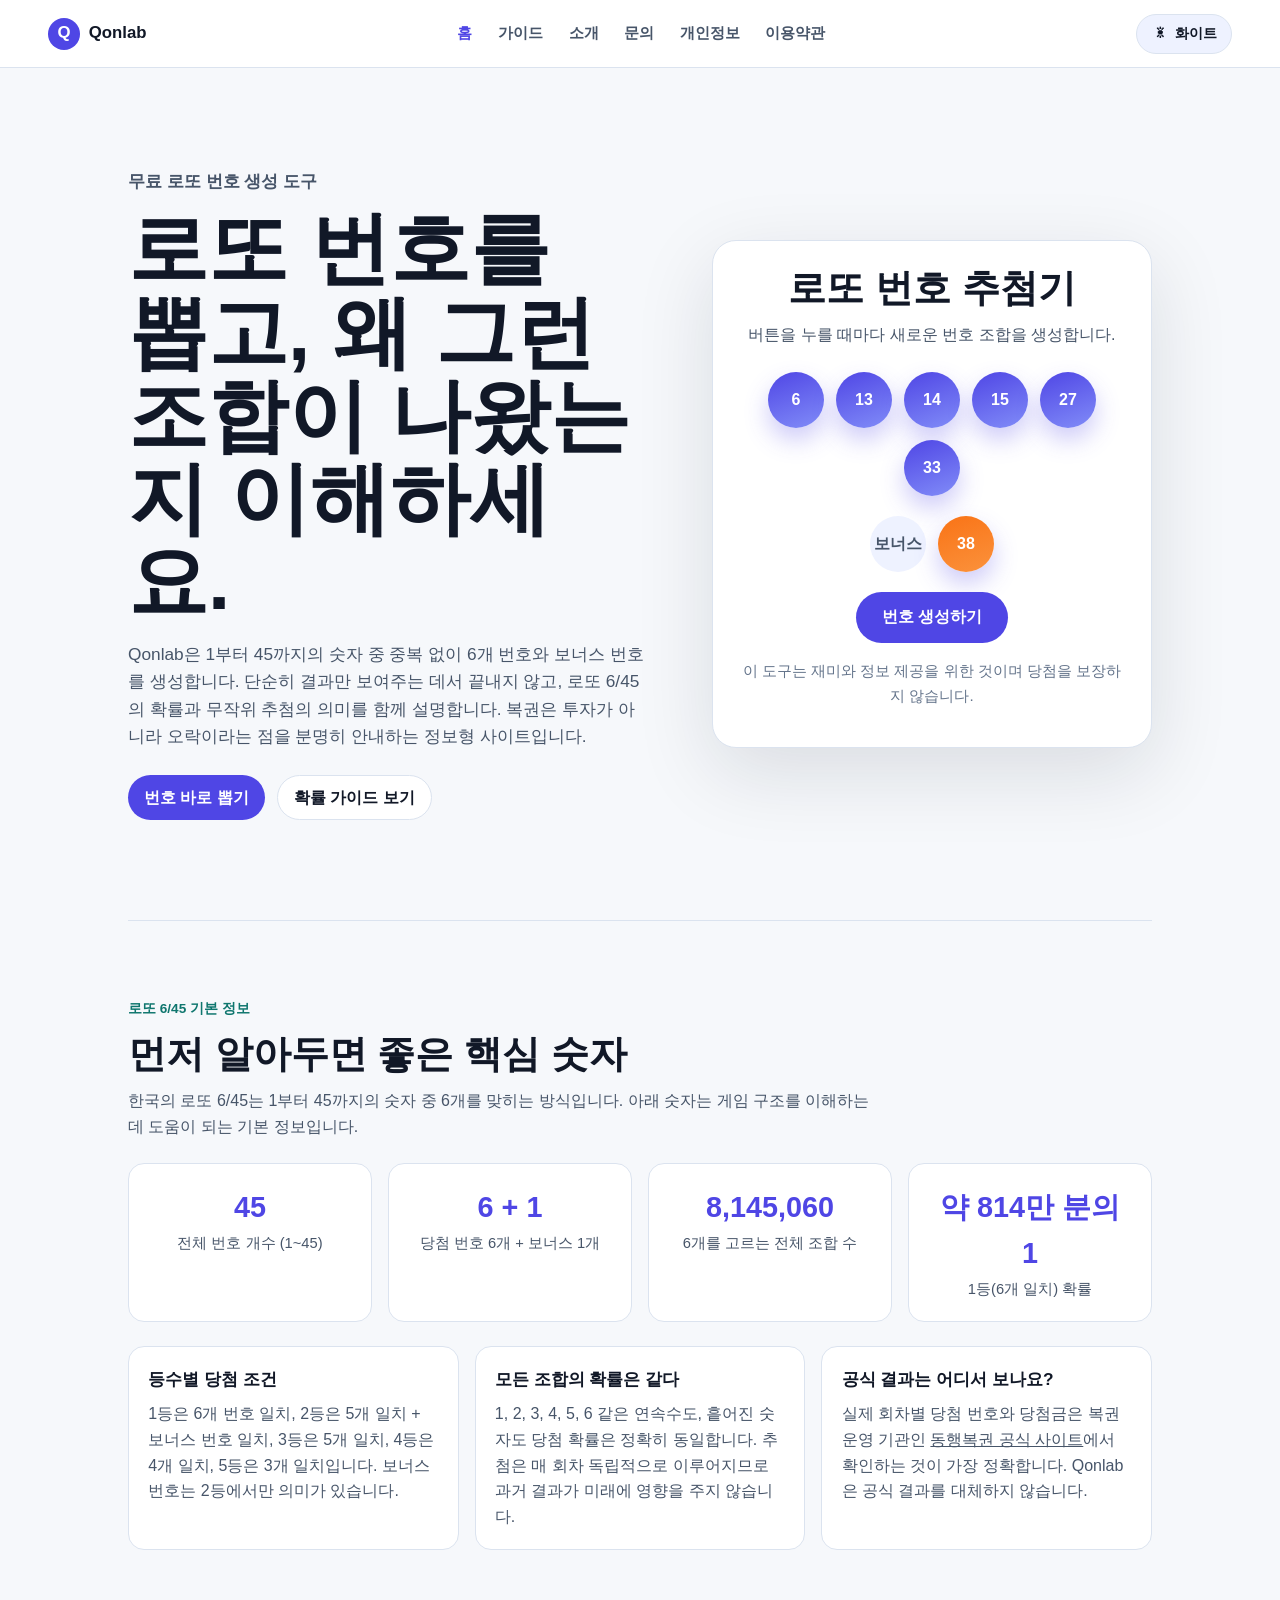
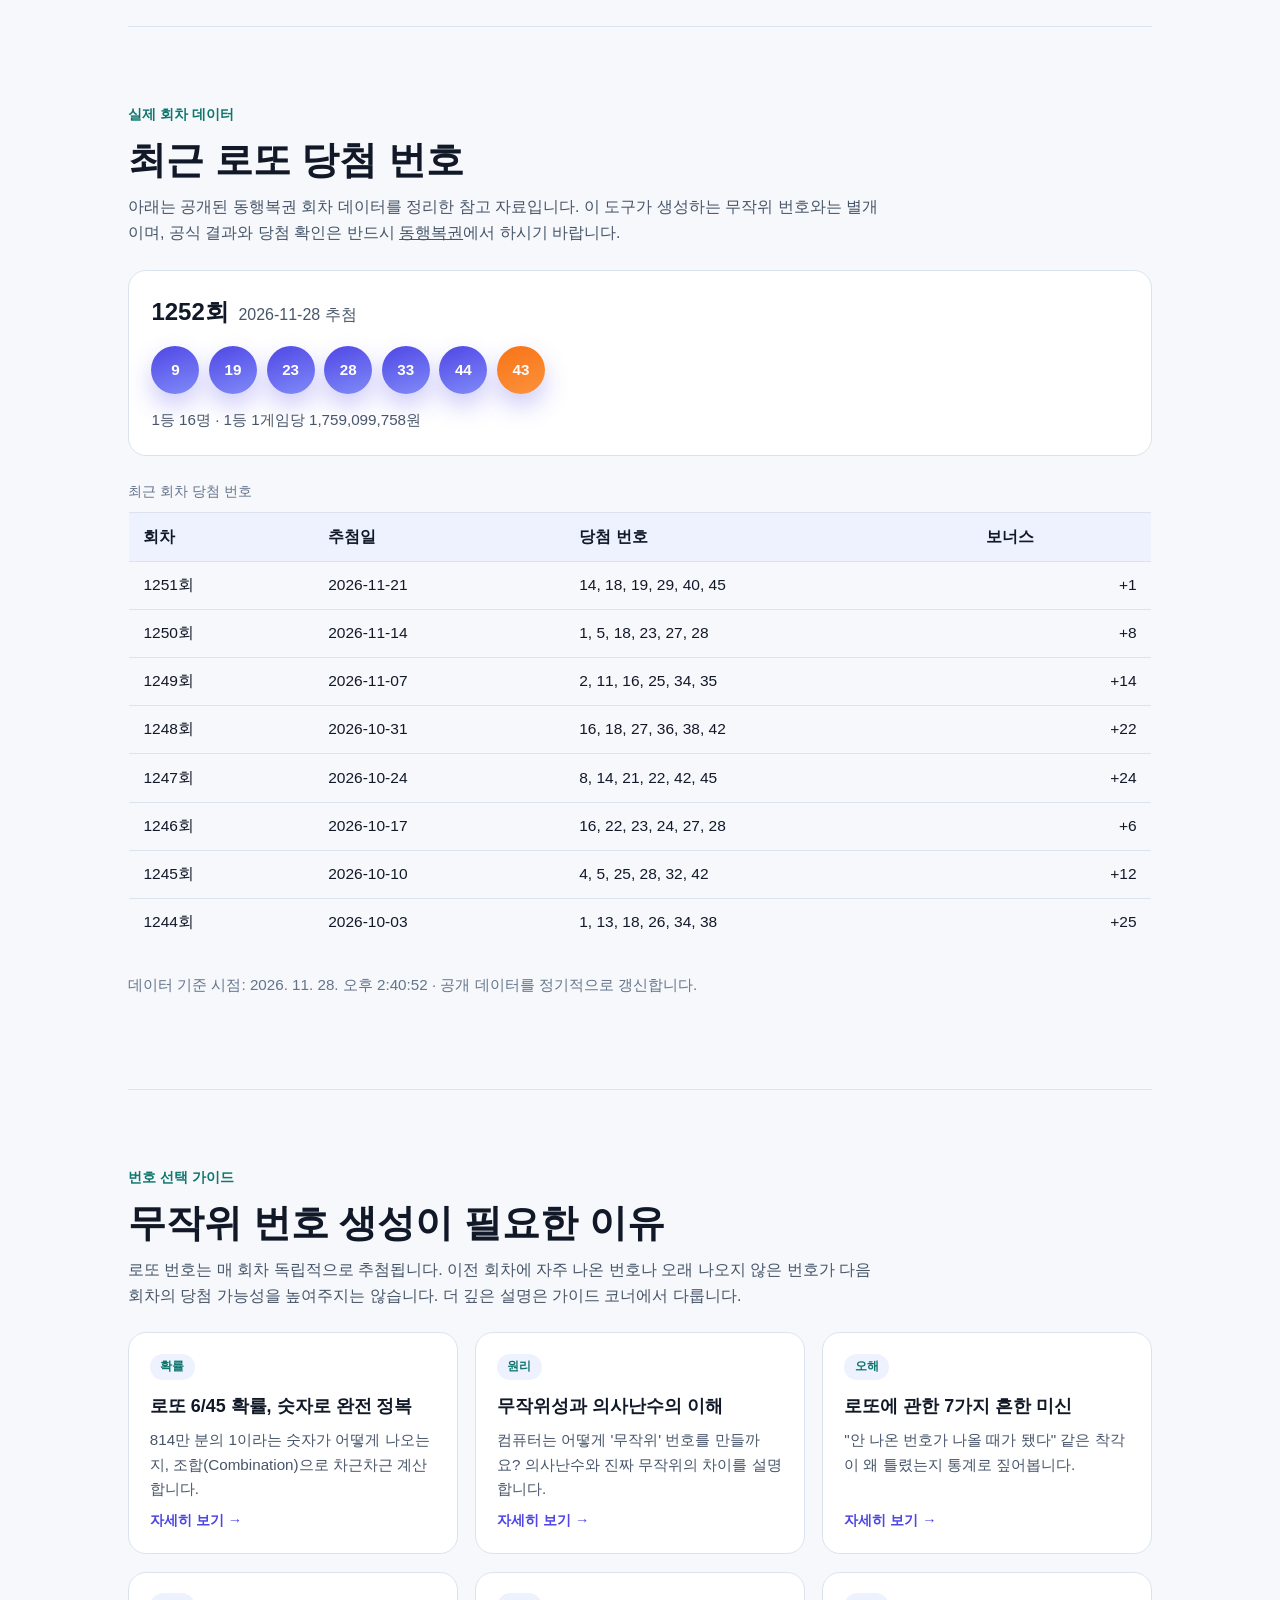
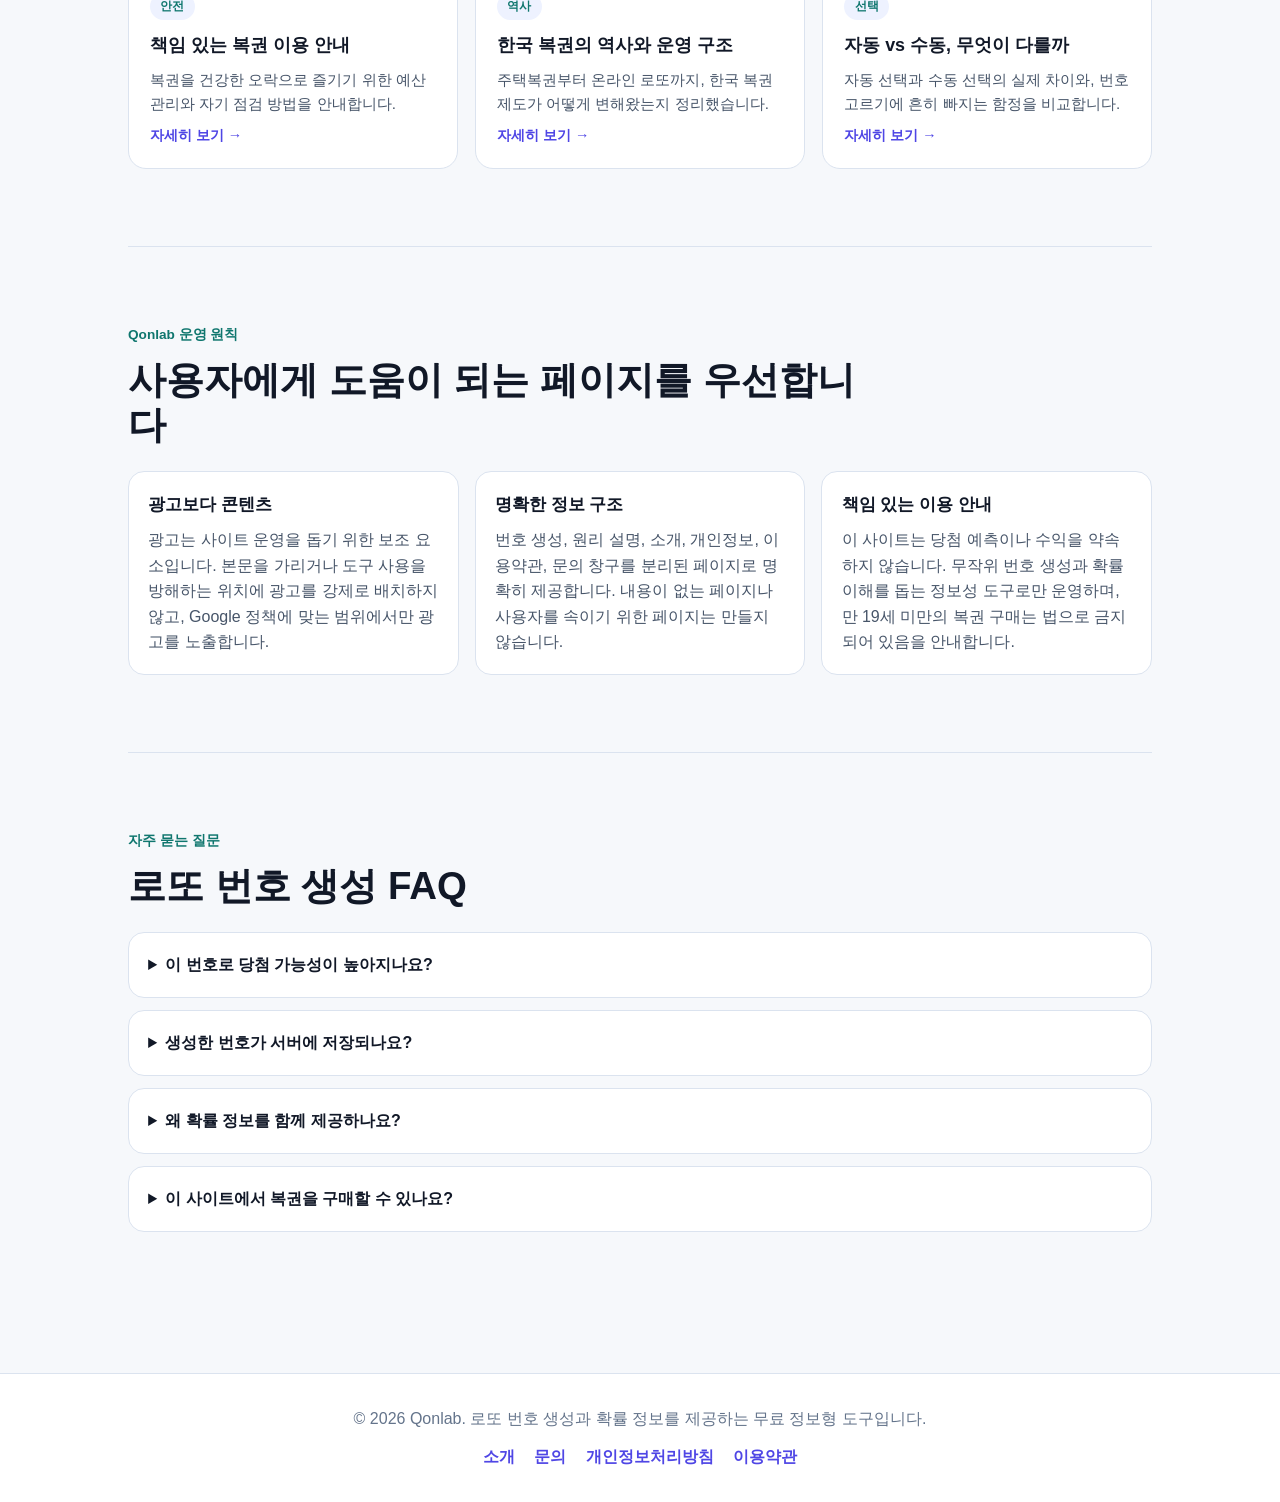
<file: index.html>
<!DOCTYPE html>
<html lang="ko">
<head>
  <!-- Google tag (gtag.js) -->
  <script async src="https://www.googletagmanager.com/gtag/js?id=G-QE24ELZTNV"></script>
  <script>
    window.dataLayer = window.dataLayer || [];
    function gtag(){dataLayer.push(arguments);}
    gtag('js', new Date());

    gtag('config', 'G-QE24ELZTNV');
  </script>
  <!-- Microsoft Clarity -->
  <script type="text/javascript">
    (function(c,l,a,r,i,t,y){
        c[a]=c[a]||function(){(c[a].q=c[a].q||[]).push(arguments)};
        t=l.createElement(r);t.async=1;t.src="https://www.clarity.ms/tag/"+i;
        y=l.getElementsByTagName(r)[0];y.parentNode.insertBefore(t,y);
    })(window, document, "clarity", "script", "wznybukfnt");
  </script>
  <meta charset="UTF-8" />
  <meta name="viewport" content="width=device-width, initial-scale=1.0" />
  <meta name="description" content="Qonlab은 1~45 중 6개와 보너스 번호를 무작위로 뽑는 무료 로또 번호 생성기입니다. 로또 6/45 확률, 무작위성의 원리, 책임 있는 복권 이용법을 쉽게 설명하는 정보형 사이트입니다." />
  <meta name="keywords" content="로또 번호 생성기, 로또 추첨기, 로또 6/45 확률, 무작위 번호, 복권 이용 가이드" />
  <meta name="author" content="Qonlab" />
  <meta name="google-adsense-account" content="ca-pub-3906729189766983" />
  <meta name="robots" content="index, follow" />
  <link rel="canonical" href="https://visionbay.github.io/qonlab/" />

  <meta property="og:type" content="website" />
  <meta property="og:locale" content="ko_KR" />
  <meta property="og:site_name" content="Qonlab" />
  <meta property="og:title" content="Qonlab 로또 번호 추첨기 - 무료 번호 생성과 확률 가이드" />
  <meta property="og:description" content="무작위 로또 번호를 생성하고, 로또 6/45 확률과 책임 있는 복권 이용법을 함께 안내하는 무료 정보형 도구입니다." />
  <meta property="og:url" content="https://visionbay.github.io/qonlab/" />

  <title>Qonlab 로또 번호 추첨기 - 무료 번호 생성과 확률 가이드</title>
  <link rel="stylesheet" href="styles.css" />
  <script async src="https://pagead2.googlesyndication.com/pagead/js/adsbygoogle.js?client=ca-pub-3906729189766983" crossorigin="anonymous"></script>
  <script type="application/ld+json">
    {
      "@context": "https://schema.org",
      "@type": "WebApplication",
      "name": "Qonlab 로또 번호 추첨기",
      "url": "https://visionbay.github.io/qonlab/",
      "applicationCategory": "UtilityApplication",
      "operatingSystem": "Any",
      "inLanguage": "ko-KR",
      "offers": { "@type": "Offer", "price": "0", "priceCurrency": "KRW" },
      "description": "로또 번호를 무작위로 생성하고 로또 확률, 번호 선택 원리, 책임 있는 이용 방법을 안내하는 무료 웹 도구입니다."
    }
  </script>
</head>
<body>
  <a class="skip-link" href="#home">본문 바로가기</a>

  <header class="site-header">
    <a class="brand" href="index.html" aria-label="Qonlab 홈으로 이동">
      <span class="brand-mark" aria-hidden="true">Q</span>
      <span>Qonlab</span>
    </a>

    <button class="nav-toggle" id="navToggle" type="button" aria-expanded="false" aria-controls="siteNav">
      <span aria-hidden="true">☰</span> 메뉴
    </button>

    <nav class="site-nav" id="siteNav" aria-label="주요 메뉴">
      <a href="index.html" class="is-active">홈</a>
      <a href="guide/index.html">가이드</a>
      <a href="about.html">소개</a>
      <a href="contact.html">문의</a>
      <a href="privacy.html">개인정보</a>
      <a href="terms.html">이용약관</a>
    </nav>

    <button class="theme-toggle" id="themeToggle" type="button" aria-label="다크 모드로 전환" aria-pressed="false">
      <span class="theme-toggle__icon" aria-hidden="true">☀</span>
      <span class="theme-toggle__text">화이트</span>
    </button>
  </header>

  <main id="home">
    <section class="hero">
      <div class="hero-copy">
        <p class="eyebrow">무료 로또 번호 생성 도구</p>
        <h1>로또 번호를 뽑고, 왜 그런 조합이 나왔는지 이해하세요.</h1>
        <p>
          Qonlab은 1부터 45까지의 숫자 중 중복 없이 6개 번호와 보너스 번호를 생성합니다.
          단순히 결과만 보여주는 데서 끝내지 않고, 로또 6/45의 확률과 무작위 추첨의 의미를
          함께 설명합니다. 복권은 투자가 아니라 오락이라는 점을 분명히 안내하는 정보형 사이트입니다.
        </p>
        <div class="hero-actions">
          <a class="primary-link" href="#generator">번호 바로 뽑기</a>
          <a class="secondary-link" href="guide/index.html">확률 가이드 보기</a>
        </div>
      </div>

      <section class="tool-panel" id="generator" aria-labelledby="generatorTitle">
        <div class="section-heading">
          <h2 id="generatorTitle">로또 번호 추첨기</h2>
          <p>버튼을 누를 때마다 새로운 번호 조합을 생성합니다.</p>
        </div>

        <div class="numbers" id="numbers" aria-label="추첨 번호"></div>
        <div class="bonus" id="bonus" aria-label="보너스 번호"></div>

        <button class="action-button" id="actionButton" type="button">번호 생성하기</button>
        <p class="info">이 도구는 재미와 정보 제공을 위한 것이며 당첨을 보장하지 않습니다.</p>
      </section>
    </section>

    <!-- 정적 정보 패널 (실시간 API 대신 항상 안정적으로 표시되는 기본 정보) -->
    <section class="content-section" id="basics" aria-labelledby="basicsTitle">
      <div class="section-heading">
        <p class="eyebrow">로또 6/45 기본 정보</p>
        <h2 id="basicsTitle">먼저 알아두면 좋은 핵심 숫자</h2>
        <p>
          한국의 로또 6/45는 1부터 45까지의 숫자 중 6개를 맞히는 방식입니다.
          아래 숫자는 게임 구조를 이해하는 데 도움이 되는 기본 정보입니다.
        </p>
      </div>

      <div class="stat-grid">
        <div class="stat-card">
          <span class="stat-value">45</span>
          <span class="stat-label">전체 번호 개수 (1~45)</span>
        </div>
        <div class="stat-card">
          <span class="stat-value">6 + 1</span>
          <span class="stat-label">당첨 번호 6개 + 보너스 1개</span>
        </div>
        <div class="stat-card">
          <span class="stat-value">8,145,060</span>
          <span class="stat-label">6개를 고르는 전체 조합 수</span>
        </div>
        <div class="stat-card">
          <span class="stat-value">약 814만 분의 1</span>
          <span class="stat-label">1등(6개 일치) 확률</span>
        </div>
      </div>

      <div class="article-grid">
        <article class="info-block">
          <h3>등수별 당첨 조건</h3>
          <p>
            1등은 6개 번호 일치, 2등은 5개 일치 + 보너스 번호 일치, 3등은 5개 일치,
            4등은 4개 일치, 5등은 3개 일치입니다. 보너스 번호는 2등에서만 의미가 있습니다.
          </p>
        </article>
        <article class="info-block">
          <h3>모든 조합의 확률은 같다</h3>
          <p>
            1, 2, 3, 4, 5, 6 같은 연속수도, 흩어진 숫자도 당첨 확률은 정확히 동일합니다.
            추첨은 매 회차 독립적으로 이루어지므로 과거 결과가 미래에 영향을 주지 않습니다.
          </p>
        </article>
        <article class="info-block">
          <h3>공식 결과는 어디서 보나요?</h3>
          <p>
            실제 회차별 당첨 번호와 당첨금은 복권 운영 기관인
            <a href="https://www.dhlottery.co.kr/" target="_blank" rel="noopener noreferrer">동행복권 공식 사이트</a>에서
            확인하는 것이 가장 정확합니다. Qonlab은 공식 결과를 대체하지 않습니다.
          </p>
        </article>
      </div>
    </section>

    <!-- 실제 회차 데이터 (같은 출처 JSON에서만 읽으며, 실패 시 섹션 전체가 숨겨집니다) -->
    <section class="content-section" id="recent" aria-labelledby="recentTitle" hidden>
      <div class="section-heading">
        <p class="eyebrow">실제 회차 데이터</p>
        <h2 id="recentTitle">최근 로또 당첨 번호</h2>
        <p>
          아래는 공개된 동행복권 회차 데이터를 정리한 참고 자료입니다. 이 도구가 생성하는 무작위 번호와는 별개이며,
          공식 결과와 당첨 확인은 반드시 <a href="https://www.dhlottery.co.kr/" target="_blank" rel="noopener noreferrer">동행복권</a>에서 하시기 바랍니다.
        </p>
      </div>

      <div class="latest-draw" id="latestDraw"></div>

      <table class="data-table" id="recentTable">
        <caption>최근 회차 당첨 번호</caption>
        <thead>
          <tr><th>회차</th><th>추첨일</th><th>당첨 번호</th><th>보너스</th></tr>
        </thead>
        <tbody id="recentTableBody"></tbody>
      </table>

      <p class="info" id="recentUpdated"></p>
    </section>

    <section class="content-section" id="guide" aria-labelledby="guideTitle">
      <div class="section-heading">
        <p class="eyebrow">번호 선택 가이드</p>
        <h2 id="guideTitle">무작위 번호 생성이 필요한 이유</h2>
        <p>
          로또 번호는 매 회차 독립적으로 추첨됩니다. 이전 회차에 자주 나온 번호나 오래 나오지 않은 번호가
          다음 회차의 당첨 가능성을 높여주지는 않습니다. 더 깊은 설명은 가이드 코너에서 다룹니다.
        </p>
      </div>

      <div class="guide-grid">
        <a class="guide-card" href="guide/lotto-probability.html">
          <span class="tag">확률</span>
          <h3>로또 6/45 확률, 숫자로 완전 정복</h3>
          <p>814만 분의 1이라는 숫자가 어떻게 나오는지, 조합(Combination)으로 차근차근 계산합니다.</p>
          <span class="read-more">자세히 보기 →</span>
        </a>
        <a class="guide-card" href="guide/random-number-generation.html">
          <span class="tag">원리</span>
          <h3>무작위성과 의사난수의 이해</h3>
          <p>컴퓨터는 어떻게 '무작위' 번호를 만들까요? 의사난수와 진짜 무작위의 차이를 설명합니다.</p>
          <span class="read-more">자세히 보기 →</span>
        </a>
        <a class="guide-card" href="guide/lotto-myths.html">
          <span class="tag">오해</span>
          <h3>로또에 관한 7가지 흔한 미신</h3>
          <p>"안 나온 번호가 나올 때가 됐다" 같은 착각이 왜 틀렸는지 통계로 짚어봅니다.</p>
          <span class="read-more">자세히 보기 →</span>
        </a>
        <a class="guide-card" href="guide/responsible-play.html">
          <span class="tag">안전</span>
          <h3>책임 있는 복권 이용 안내</h3>
          <p>복권을 건강한 오락으로 즐기기 위한 예산 관리와 자기 점검 방법을 안내합니다.</p>
          <span class="read-more">자세히 보기 →</span>
        </a>
        <a class="guide-card" href="guide/korea-lottery-history.html">
          <span class="tag">역사</span>
          <h3>한국 복권의 역사와 운영 구조</h3>
          <p>주택복권부터 온라인 로또까지, 한국 복권 제도가 어떻게 변해왔는지 정리했습니다.</p>
          <span class="read-more">자세히 보기 →</span>
        </a>
        <a class="guide-card" href="guide/auto-vs-manual.html">
          <span class="tag">선택</span>
          <h3>자동 vs 수동, 무엇이 다를까</h3>
          <p>자동 선택과 수동 선택의 실제 차이와, 번호 고르기에 흔히 빠지는 함정을 비교합니다.</p>
          <span class="read-more">자세히 보기 →</span>
        </a>
      </div>
    </section>

    <section class="content-section" aria-labelledby="qualityTitle">
      <div class="section-heading">
        <p class="eyebrow">Qonlab 운영 원칙</p>
        <h2 id="qualityTitle">사용자에게 도움이 되는 페이지를 우선합니다</h2>
      </div>

      <div class="principles">
        <div>
          <h3>광고보다 콘텐츠</h3>
          <p>
            광고는 사이트 운영을 돕기 위한 보조 요소입니다. 본문을 가리거나 도구 사용을 방해하는 위치에
            광고를 강제로 배치하지 않고, Google 정책에 맞는 범위에서만 광고를 노출합니다.
          </p>
        </div>
        <div>
          <h3>명확한 정보 구조</h3>
          <p>
            번호 생성, 원리 설명, 소개, 개인정보, 이용약관, 문의 창구를 분리된 페이지로 명확히 제공합니다.
            내용이 없는 페이지나 사용자를 속이기 위한 페이지는 만들지 않습니다.
          </p>
        </div>
        <div>
          <h3>책임 있는 이용 안내</h3>
          <p>
            이 사이트는 당첨 예측이나 수익을 약속하지 않습니다. 무작위 번호 생성과 확률 이해를 돕는
            정보성 도구로만 운영하며, 만 19세 미만의 복권 구매는 법으로 금지되어 있음을 안내합니다.
          </p>
        </div>
      </div>
    </section>

    <section class="content-section" aria-labelledby="faqTitle">
      <div class="section-heading">
        <p class="eyebrow">자주 묻는 질문</p>
        <h2 id="faqTitle">로또 번호 생성 FAQ</h2>
      </div>

      <div class="faq-list">
        <details>
          <summary>이 번호로 당첨 가능성이 높아지나요?</summary>
          <p>아니요. 모든 조합의 당첨 확률은 동일합니다. 이 도구는 임의의 조합을 편하게 만들어 주는 용도일 뿐, 당첨 확률을 바꾸지 않습니다.</p>
        </details>
        <details>
          <summary>생성한 번호가 서버에 저장되나요?</summary>
          <p>아니요. 번호 생성은 전적으로 사용자의 브라우저 안에서 즉시 처리되며, 생성된 번호를 수집하거나 서버에 저장하지 않습니다.</p>
        </details>
        <details>
          <summary>왜 확률 정보를 함께 제공하나요?</summary>
          <p>사용자가 복권의 성격을 정확히 이해하고 과도한 기대나 지출을 피할 수 있도록 돕기 위해서입니다. 정보 없는 도구는 오해를 키울 수 있다고 생각합니다.</p>
        </details>
        <details>
          <summary>이 사이트에서 복권을 구매할 수 있나요?</summary>
          <p>아니요. Qonlab은 복권을 판매하거나 구매를 중개하지 않습니다. 실제 구매와 당첨 확인은 동행복권 등 공식 채널을 이용해 주세요.</p>
        </details>
      </div>
    </section>
  </main>

  <footer class="site-footer">
    <p>© <span data-year>2026</span> Qonlab. 로또 번호 생성과 확률 정보를 제공하는 무료 정보형 도구입니다.</p>
    <nav aria-label="푸터 메뉴">
      <a href="about.html">소개</a>
      <a href="contact.html">문의</a>
      <a href="privacy.html">개인정보처리방침</a>
      <a href="terms.html">이용약관</a>
    </nav>
  </footer>

  <script src="script.js"></script>
</body>
</html>
</file>
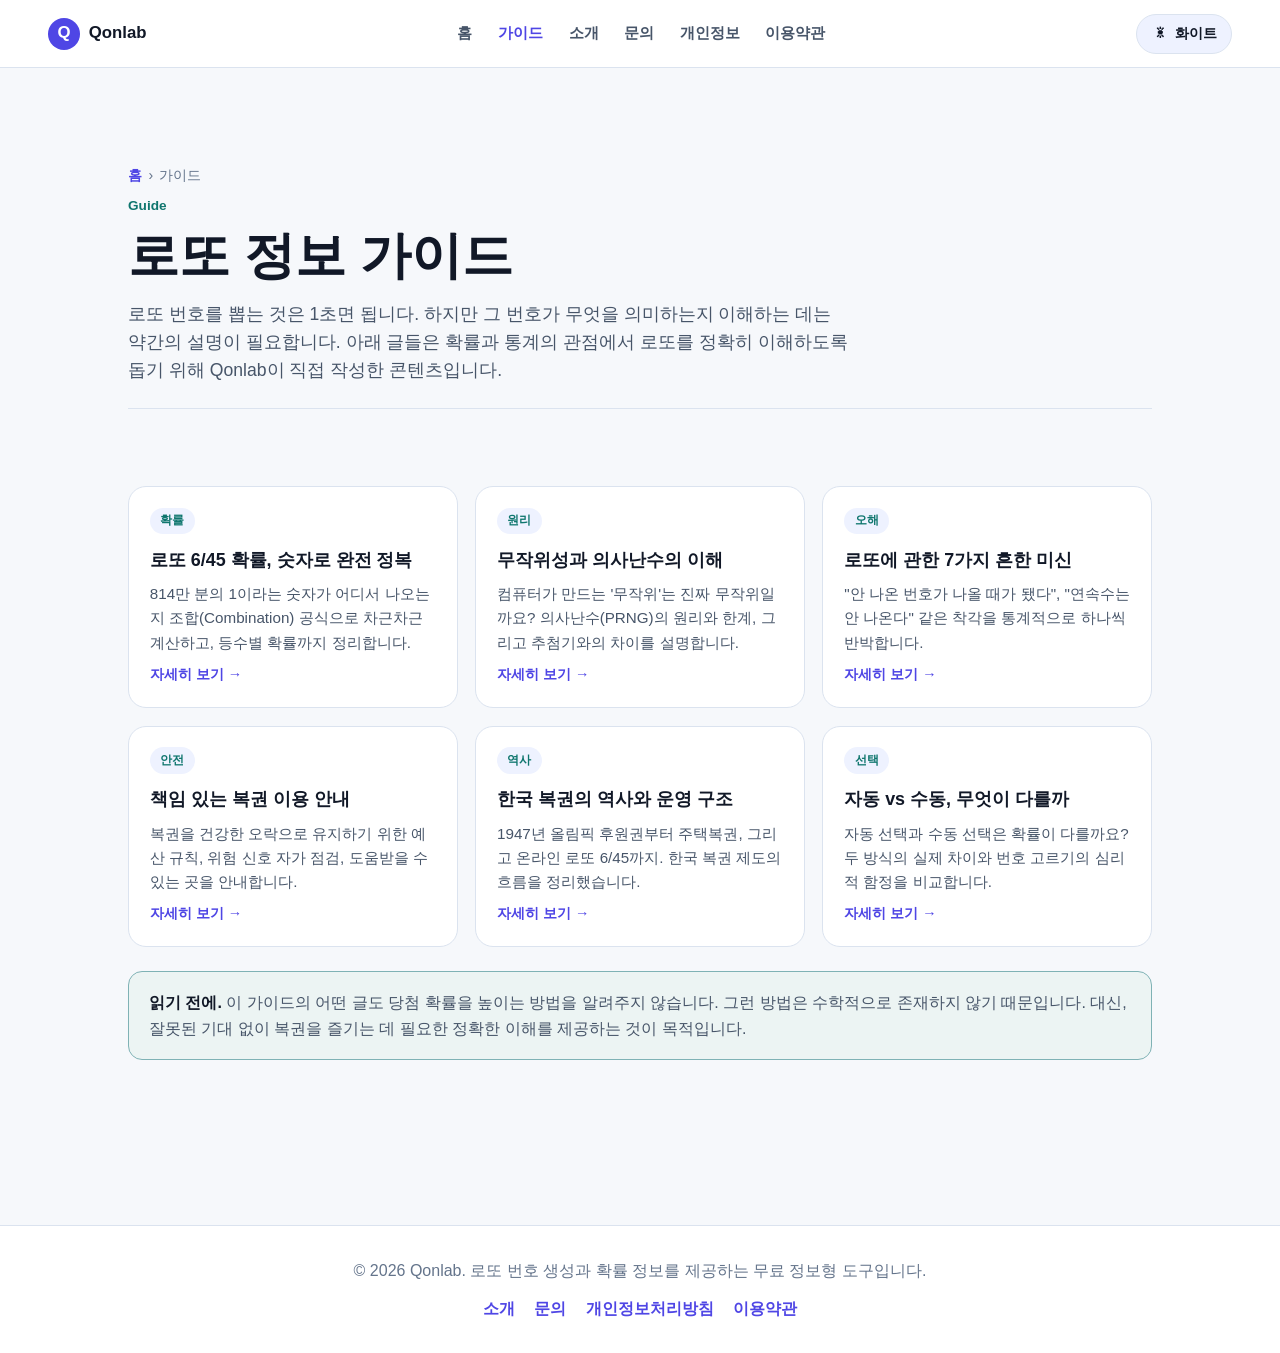
<file: guide/index.html>
<!DOCTYPE html>
<html lang="ko">
<head>
  <!-- Google tag (gtag.js) -->
  <script async src="https://www.googletagmanager.com/gtag/js?id=G-QE24ELZTNV"></script>
  <script>
    window.dataLayer = window.dataLayer || [];
    function gtag(){dataLayer.push(arguments);}
    gtag('js', new Date());

    gtag('config', 'G-QE24ELZTNV');
  </script>
  <!-- Microsoft Clarity -->
  <script type="text/javascript">
    (function(c,l,a,r,i,t,y){
        c[a]=c[a]||function(){(c[a].q=c[a].q||[]).push(arguments)};
        t=l.createElement(r);t.async=1;t.src="https://www.clarity.ms/tag/"+i;
        y=l.getElementsByTagName(r)[0];y.parentNode.insertBefore(t,y);
    })(window, document, "clarity", "script", "wznybukfnt");
  </script>
  <meta charset="UTF-8" />
  <meta name="viewport" content="width=device-width, initial-scale=1.0" />
  <meta name="description" content="로또 6/45의 확률, 무작위성의 원리, 흔한 미신, 책임 있는 이용법, 한국 복권의 역사까지. Qonlab이 직접 작성한 로또 정보 가이드 모음입니다." />
  <meta name="google-adsense-account" content="ca-pub-3906729189766983" />
  <meta name="robots" content="index, follow" />
  <link rel="canonical" href="https://visionbay.github.io/qonlab/guide/index.html" />
  <meta property="og:type" content="website" />
  <meta property="og:locale" content="ko_KR" />
  <meta property="og:site_name" content="Qonlab" />
  <meta property="og:title" content="로또 정보 가이드 - Qonlab" />
  <meta property="og:description" content="확률, 무작위성, 미신, 책임 있는 이용까지 로또를 정확히 이해하는 가이드 모음." />
  <meta property="og:url" content="https://visionbay.github.io/qonlab/guide/index.html" />
  <title>로또 정보 가이드 - Qonlab</title>
  <link rel="stylesheet" href="../styles.css" />
  <script async src="https://pagead2.googlesyndication.com/pagead/js/adsbygoogle.js?client=ca-pub-3906729189766983" crossorigin="anonymous"></script>
</head>
<body>
  <a class="skip-link" href="#main">본문 바로가기</a>

  <header class="site-header">
    <a class="brand" href="../index.html" aria-label="Qonlab 홈으로 이동">
      <span class="brand-mark" aria-hidden="true">Q</span>
      <span>Qonlab</span>
    </a>
    <button class="nav-toggle" id="navToggle" type="button" aria-expanded="false" aria-controls="siteNav">
      <span aria-hidden="true">☰</span> 메뉴
    </button>
    <nav class="site-nav" id="siteNav" aria-label="주요 메뉴">
      <a href="../index.html">홈</a>
      <a href="index.html" class="is-active">가이드</a>
      <a href="../about.html">소개</a>
      <a href="../contact.html">문의</a>
      <a href="../privacy.html">개인정보</a>
      <a href="../terms.html">이용약관</a>
    </nav>
    <button class="theme-toggle" id="themeToggle" type="button" aria-label="다크 모드로 전환" aria-pressed="false">
      <span class="theme-toggle__icon" aria-hidden="true">☀</span>
      <span class="theme-toggle__text">화이트</span>
    </button>
  </header>

  <main id="main">
    <div class="page-hero">
      <ul class="breadcrumb">
        <li><a href="../index.html">홈</a></li>
        <li>가이드</li>
      </ul>
      <p class="eyebrow">Guide</p>
      <h1>로또 정보 가이드</h1>
      <p class="lead">
        로또 번호를 뽑는 것은 1초면 됩니다. 하지만 그 번호가 무엇을 의미하는지 이해하는 데는
        약간의 설명이 필요합니다. 아래 글들은 확률과 통계의 관점에서 로또를 정확히 이해하도록 돕기 위해
        Qonlab이 직접 작성한 콘텐츠입니다.
      </p>
    </div>

    <section class="content-section" aria-label="가이드 목록">
      <div class="guide-grid">
        <a class="guide-card" href="lotto-probability.html">
          <span class="tag">확률</span>
          <h3>로또 6/45 확률, 숫자로 완전 정복</h3>
          <p>814만 분의 1이라는 숫자가 어디서 나오는지 조합(Combination) 공식으로 차근차근 계산하고, 등수별 확률까지 정리합니다.</p>
          <span class="read-more">자세히 보기 →</span>
        </a>
        <a class="guide-card" href="random-number-generation.html">
          <span class="tag">원리</span>
          <h3>무작위성과 의사난수의 이해</h3>
          <p>컴퓨터가 만드는 '무작위'는 진짜 무작위일까요? 의사난수(PRNG)의 원리와 한계, 그리고 추첨기와의 차이를 설명합니다.</p>
          <span class="read-more">자세히 보기 →</span>
        </a>
        <a class="guide-card" href="lotto-myths.html">
          <span class="tag">오해</span>
          <h3>로또에 관한 7가지 흔한 미신</h3>
          <p>"안 나온 번호가 나올 때가 됐다", "연속수는 안 나온다" 같은 착각을 통계적으로 하나씩 반박합니다.</p>
          <span class="read-more">자세히 보기 →</span>
        </a>
        <a class="guide-card" href="responsible-play.html">
          <span class="tag">안전</span>
          <h3>책임 있는 복권 이용 안내</h3>
          <p>복권을 건강한 오락으로 유지하기 위한 예산 규칙, 위험 신호 자가 점검, 도움받을 수 있는 곳을 안내합니다.</p>
          <span class="read-more">자세히 보기 →</span>
        </a>
        <a class="guide-card" href="korea-lottery-history.html">
          <span class="tag">역사</span>
          <h3>한국 복권의 역사와 운영 구조</h3>
          <p>1947년 올림픽 후원권부터 주택복권, 그리고 온라인 로또 6/45까지. 한국 복권 제도의 흐름을 정리했습니다.</p>
          <span class="read-more">자세히 보기 →</span>
        </a>
        <a class="guide-card" href="auto-vs-manual.html">
          <span class="tag">선택</span>
          <h3>자동 vs 수동, 무엇이 다를까</h3>
          <p>자동 선택과 수동 선택은 확률이 다를까요? 두 방식의 실제 차이와 번호 고르기의 심리적 함정을 비교합니다.</p>
          <span class="read-more">자세히 보기 →</span>
        </a>
      </div>

      <div class="callout callout--info">
        <p><strong>읽기 전에.</strong> 이 가이드의 어떤 글도 당첨 확률을 높이는 방법을 알려주지 않습니다.
        그런 방법은 수학적으로 존재하지 않기 때문입니다. 대신, 잘못된 기대 없이 복권을 즐기는 데 필요한
        정확한 이해를 제공하는 것이 목적입니다.</p>
      </div>
    </section>
  </main>

  <footer class="site-footer">
    <p>© <span data-year>2026</span> Qonlab. 로또 번호 생성과 확률 정보를 제공하는 무료 정보형 도구입니다.</p>
    <nav aria-label="푸터 메뉴">
      <a href="../about.html">소개</a>
      <a href="../contact.html">문의</a>
      <a href="../privacy.html">개인정보처리방침</a>
      <a href="../terms.html">이용약관</a>
    </nav>
  </footer>

  <script src="../script.js"></script>
</body>
</html>
</file>
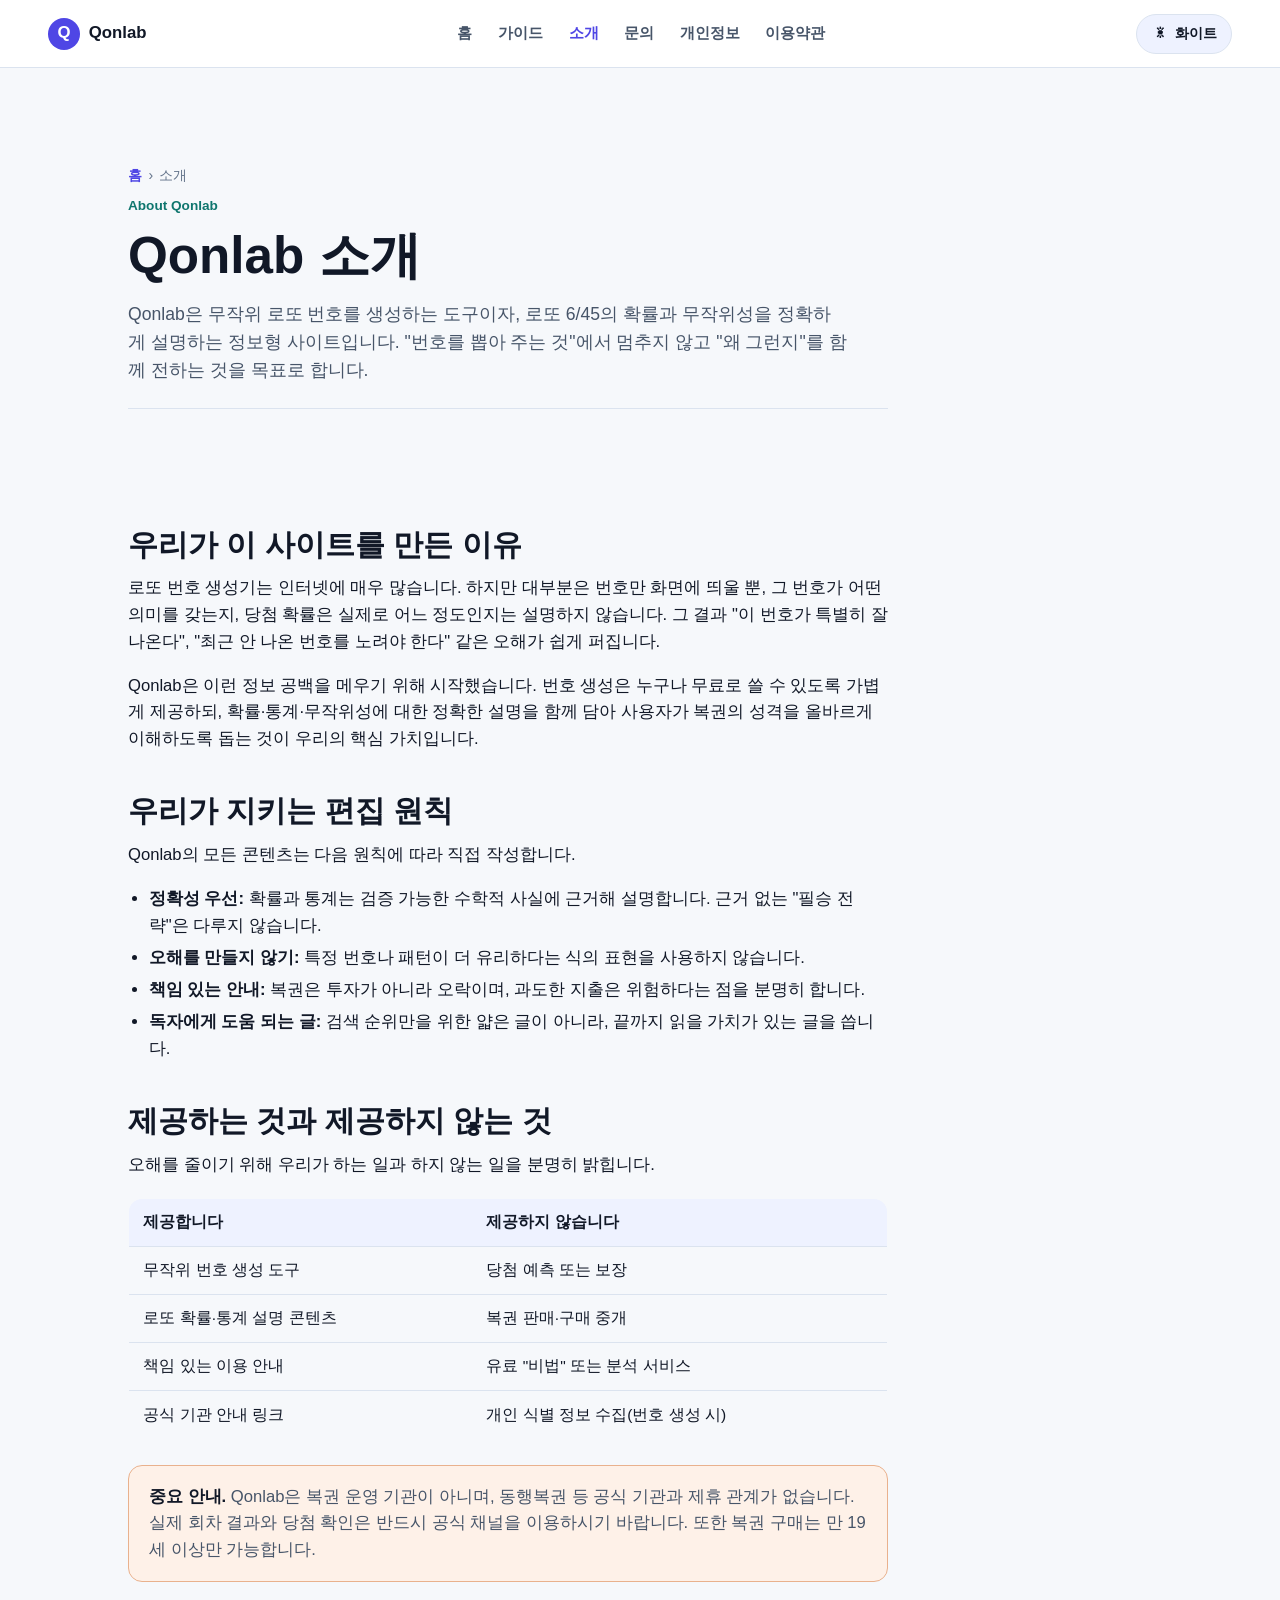
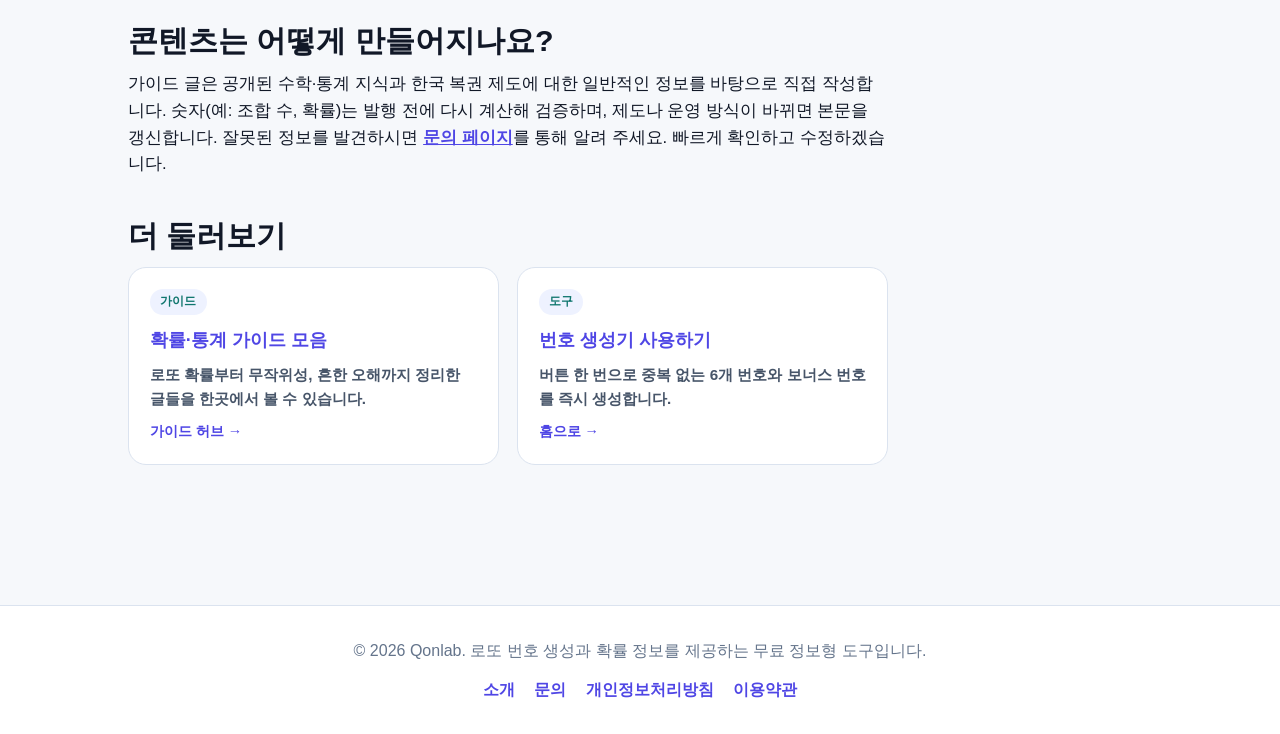
<file: about.html>
<!DOCTYPE html>
<html lang="ko">
<head>
  <!-- Google tag (gtag.js) -->
  <script async src="https://www.googletagmanager.com/gtag/js?id=G-QE24ELZTNV"></script>
  <script>
    window.dataLayer = window.dataLayer || [];
    function gtag(){dataLayer.push(arguments);}
    gtag('js', new Date());

    gtag('config', 'G-QE24ELZTNV');
  </script>
  <!-- Microsoft Clarity -->
  <script type="text/javascript">
    (function(c,l,a,r,i,t,y){
        c[a]=c[a]||function(){(c[a].q=c[a].q||[]).push(arguments)};
        t=l.createElement(r);t.async=1;t.src="https://www.clarity.ms/tag/"+i;
        y=l.getElementsByTagName(r)[0];y.parentNode.insertBefore(t,y);
    })(window, document, "clarity", "script", "wznybukfnt");
  </script>
  <meta charset="UTF-8" />
  <meta name="viewport" content="width=device-width, initial-scale=1.0" />
  <meta name="description" content="Qonlab은 무작위 로또 번호 생성과 함께 로또 6/45 확률을 정확히 안내하는 정보형 사이트입니다. 사이트의 운영 목적, 편집 원칙, 콘텐츠 제작 방식을 소개합니다." />
  <meta name="google-adsense-account" content="ca-pub-3906729189766983" />
  <meta name="robots" content="index, follow" />
  <link rel="canonical" href="https://visionbay.github.io/qonlab/about.html" />
  <meta property="og:type" content="website" />
  <meta property="og:locale" content="ko_KR" />
  <meta property="og:site_name" content="Qonlab" />
  <meta property="og:title" content="Qonlab 소개 - 운영 목적과 편집 원칙" />
  <meta property="og:description" content="Qonlab의 운영 목적, 콘텐츠 제작 방식, 책임 있는 정보 제공 원칙을 소개합니다." />
  <meta property="og:url" content="https://visionbay.github.io/qonlab/about.html" />
  <title>Qonlab 소개 - 운영 목적과 편집 원칙</title>
  <link rel="stylesheet" href="styles.css" />
  <script async src="https://pagead2.googlesyndication.com/pagead/js/adsbygoogle.js?client=ca-pub-3906729189766983" crossorigin="anonymous"></script>
</head>
<body>
  <a class="skip-link" href="#main">본문 바로가기</a>

  <header class="site-header">
    <a class="brand" href="index.html" aria-label="Qonlab 홈으로 이동">
      <span class="brand-mark" aria-hidden="true">Q</span>
      <span>Qonlab</span>
    </a>
    <button class="nav-toggle" id="navToggle" type="button" aria-expanded="false" aria-controls="siteNav">
      <span aria-hidden="true">☰</span> 메뉴
    </button>
    <nav class="site-nav" id="siteNav" aria-label="주요 메뉴">
      <a href="index.html">홈</a>
      <a href="guide/index.html">가이드</a>
      <a href="about.html" class="is-active">소개</a>
      <a href="contact.html">문의</a>
      <a href="privacy.html">개인정보</a>
      <a href="terms.html">이용약관</a>
    </nav>
    <button class="theme-toggle" id="themeToggle" type="button" aria-label="다크 모드로 전환" aria-pressed="false">
      <span class="theme-toggle__icon" aria-hidden="true">☀</span>
      <span class="theme-toggle__text">화이트</span>
    </button>
  </header>

  <main id="main">
    <div class="page-hero">
      <ul class="breadcrumb">
        <li><a href="index.html">홈</a></li>
        <li>소개</li>
      </ul>
      <p class="eyebrow">About Qonlab</p>
      <h1>Qonlab 소개</h1>
      <p class="lead">
        Qonlab은 무작위 로또 번호를 생성하는 도구이자, 로또 6/45의 확률과 무작위성을
        정확하게 설명하는 정보형 사이트입니다. "번호를 뽑아 주는 것"에서 멈추지 않고
        "왜 그런지"를 함께 전하는 것을 목표로 합니다.
      </p>
    </div>

    <section class="content-section prose" aria-label="소개 본문">
      <h2>우리가 이 사이트를 만든 이유</h2>
      <p>
        로또 번호 생성기는 인터넷에 매우 많습니다. 하지만 대부분은 번호만 화면에 띄울 뿐,
        그 번호가 어떤 의미를 갖는지, 당첨 확률은 실제로 어느 정도인지는 설명하지 않습니다.
        그 결과 "이 번호가 특별히 잘 나온다", "최근 안 나온 번호를 노려야 한다" 같은 오해가
        쉽게 퍼집니다.
      </p>
      <p>
        Qonlab은 이런 정보 공백을 메우기 위해 시작했습니다. 번호 생성은 누구나 무료로 쓸 수 있도록
        가볍게 제공하되, 확률·통계·무작위성에 대한 정확한 설명을 함께 담아 사용자가
        복권의 성격을 올바르게 이해하도록 돕는 것이 우리의 핵심 가치입니다.
      </p>

      <h2>우리가 지키는 편집 원칙</h2>
      <p>Qonlab의 모든 콘텐츠는 다음 원칙에 따라 직접 작성합니다.</p>
      <ul>
        <li><strong>정확성 우선:</strong> 확률과 통계는 검증 가능한 수학적 사실에 근거해 설명합니다. 근거 없는 "필승 전략"은 다루지 않습니다.</li>
        <li><strong>오해를 만들지 않기:</strong> 특정 번호나 패턴이 더 유리하다는 식의 표현을 사용하지 않습니다.</li>
        <li><strong>책임 있는 안내:</strong> 복권은 투자가 아니라 오락이며, 과도한 지출은 위험하다는 점을 분명히 합니다.</li>
        <li><strong>독자에게 도움 되는 글:</strong> 검색 순위만을 위한 얇은 글이 아니라, 끝까지 읽을 가치가 있는 글을 씁니다.</li>
      </ul>

      <h2>제공하는 것과 제공하지 않는 것</h2>
      <p>오해를 줄이기 위해 우리가 하는 일과 하지 않는 일을 분명히 밝힙니다.</p>
      <table class="data-table">
        <thead>
          <tr><th>제공합니다</th><th>제공하지 않습니다</th></tr>
        </thead>
        <tbody>
          <tr><td>무작위 번호 생성 도구</td><td>당첨 예측 또는 보장</td></tr>
          <tr><td>로또 확률·통계 설명 콘텐츠</td><td>복권 판매·구매 중개</td></tr>
          <tr><td>책임 있는 이용 안내</td><td>유료 "비법" 또는 분석 서비스</td></tr>
          <tr><td>공식 기관 안내 링크</td><td>개인 식별 정보 수집(번호 생성 시)</td></tr>
        </tbody>
      </table>

      <div class="callout">
        <p><strong>중요 안내.</strong> Qonlab은 복권 운영 기관이 아니며, 동행복권 등 공식 기관과 제휴 관계가 없습니다.
        실제 회차 결과와 당첨 확인은 반드시 공식 채널을 이용하시기 바랍니다. 또한 복권 구매는 만 19세 이상만 가능합니다.</p>
      </div>

      <h2>콘텐츠는 어떻게 만들어지나요?</h2>
      <p>
        가이드 글은 공개된 수학·통계 지식과 한국 복권 제도에 대한 일반적인 정보를 바탕으로 직접 작성합니다.
        숫자(예: 조합 수, 확률)는 발행 전에 다시 계산해 검증하며, 제도나 운영 방식이 바뀌면 본문을 갱신합니다.
        잘못된 정보를 발견하시면 <a href="contact.html">문의 페이지</a>를 통해 알려 주세요. 빠르게 확인하고 수정하겠습니다.
      </p>

      <h2>더 둘러보기</h2>
      <div class="guide-grid">
        <a class="guide-card" href="guide/index.html">
          <span class="tag">가이드</span>
          <h3>확률·통계 가이드 모음</h3>
          <p>로또 확률부터 무작위성, 흔한 오해까지 정리한 글들을 한곳에서 볼 수 있습니다.</p>
          <span class="read-more">가이드 허브 →</span>
        </a>
        <a class="guide-card" href="index.html#generator">
          <span class="tag">도구</span>
          <h3>번호 생성기 사용하기</h3>
          <p>버튼 한 번으로 중복 없는 6개 번호와 보너스 번호를 즉시 생성합니다.</p>
          <span class="read-more">홈으로 →</span>
        </a>
      </div>
    </section>
  </main>

  <footer class="site-footer">
    <p>© <span data-year>2026</span> Qonlab. 로또 번호 생성과 확률 정보를 제공하는 무료 정보형 도구입니다.</p>
    <nav aria-label="푸터 메뉴">
      <a href="about.html">소개</a>
      <a href="contact.html">문의</a>
      <a href="privacy.html">개인정보처리방침</a>
      <a href="terms.html">이용약관</a>
    </nav>
  </footer>

  <script src="script.js"></script>
</body>
</html>
</file>
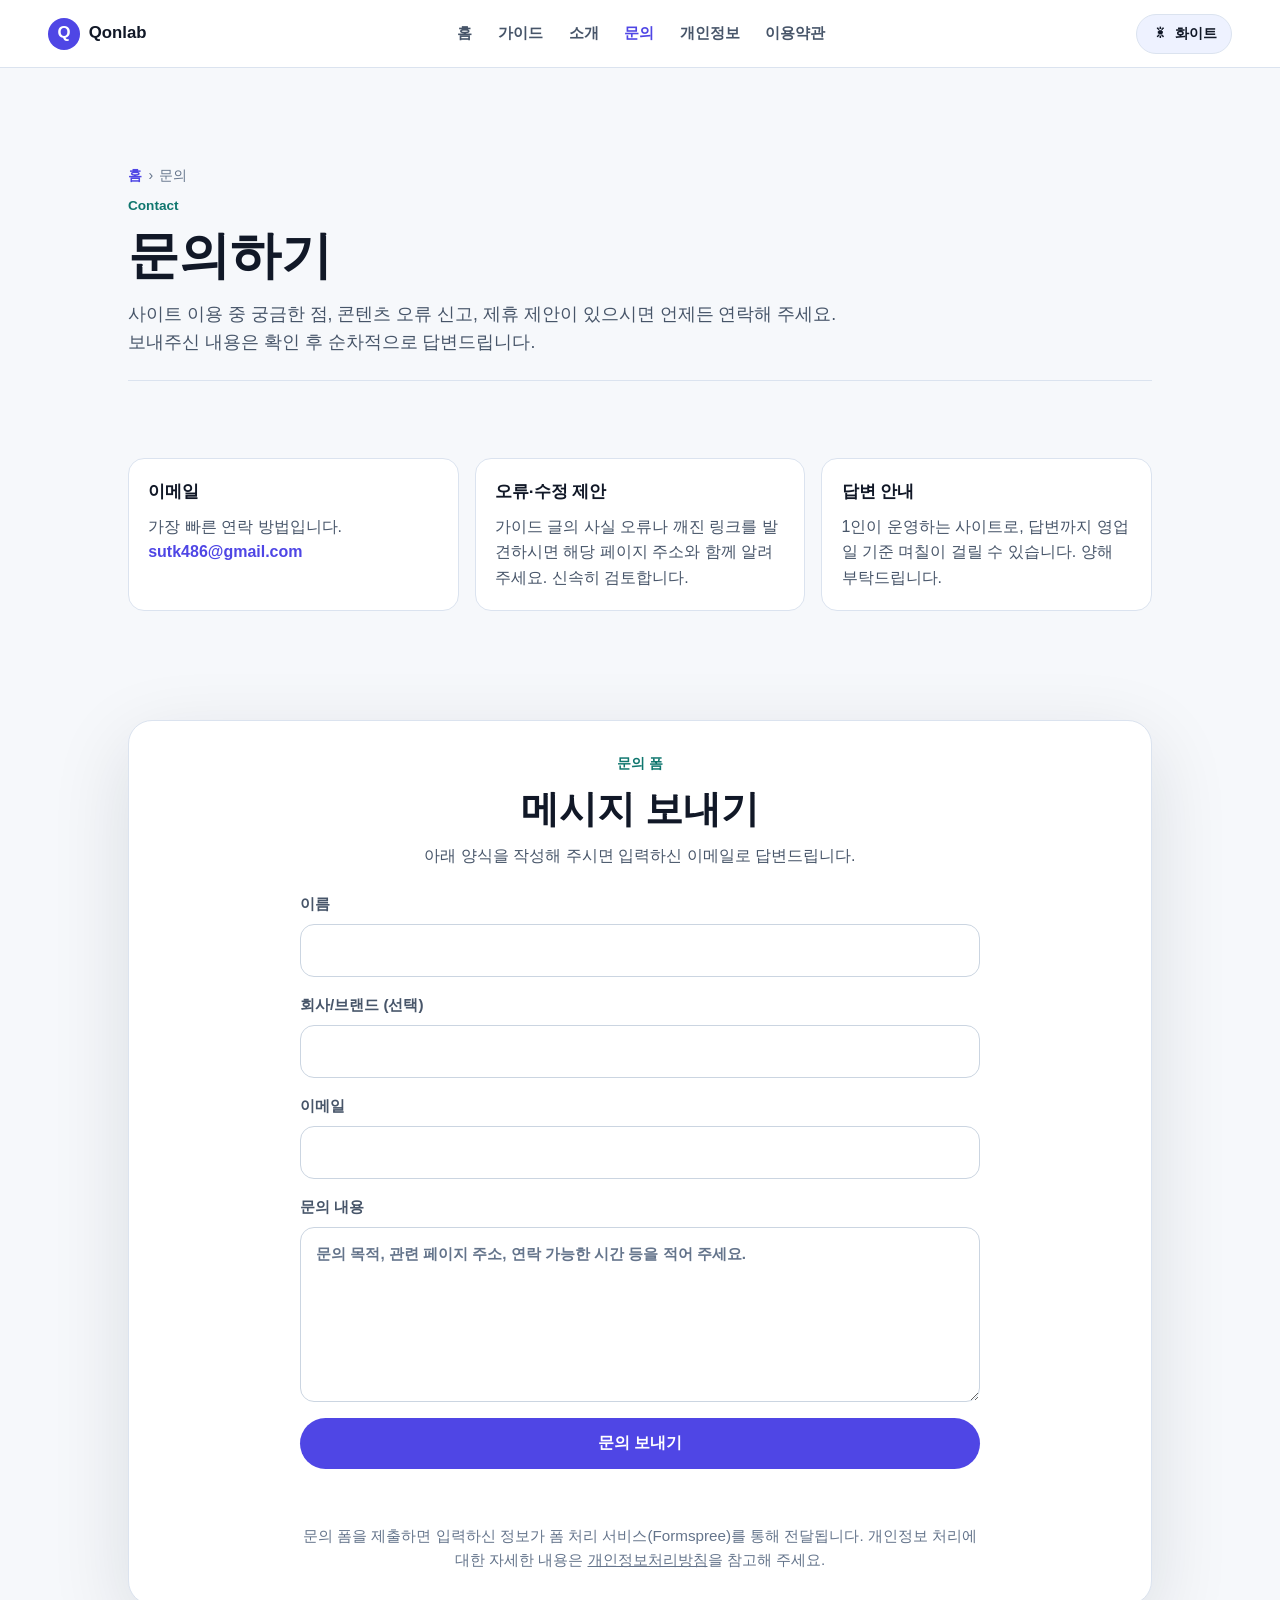
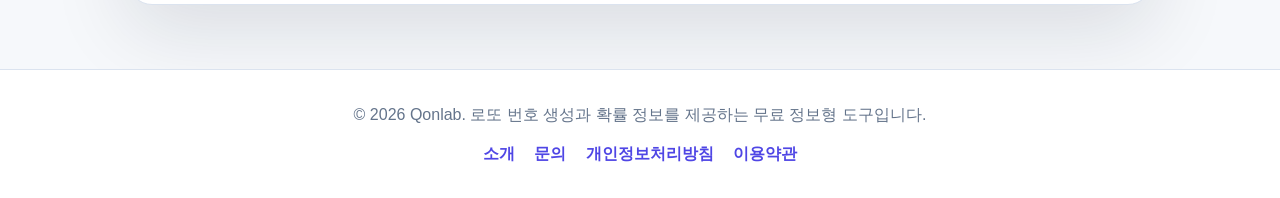
<file: contact.html>
<!DOCTYPE html>
<html lang="ko">
<head>
  <!-- Google tag (gtag.js) -->
  <script async src="https://www.googletagmanager.com/gtag/js?id=G-QE24ELZTNV"></script>
  <script>
    window.dataLayer = window.dataLayer || [];
    function gtag(){dataLayer.push(arguments);}
    gtag('js', new Date());

    gtag('config', 'G-QE24ELZTNV');
  </script>
  <!-- Microsoft Clarity -->
  <script type="text/javascript">
    (function(c,l,a,r,i,t,y){
        c[a]=c[a]||function(){(c[a].q=c[a].q||[]).push(arguments)};
        t=l.createElement(r);t.async=1;t.src="https://www.clarity.ms/tag/"+i;
        y=l.getElementsByTagName(r)[0];y.parentNode.insertBefore(t,y);
    })(window, document, "clarity", "script", "wznybukfnt");
  </script>
  <meta charset="UTF-8" />
  <meta name="viewport" content="width=device-width, initial-scale=1.0" />
  <meta name="description" content="Qonlab에 대한 문의, 오류 신고, 제휴 제안을 보낼 수 있는 문의 페이지입니다. 이메일과 문의 폼으로 연락할 수 있습니다." />
  <meta name="google-adsense-account" content="ca-pub-3906729189766983" />
  <meta name="robots" content="index, follow" />
  <link rel="canonical" href="https://visionbay.github.io/qonlab/contact.html" />
  <meta property="og:type" content="website" />
  <meta property="og:locale" content="ko_KR" />
  <meta property="og:site_name" content="Qonlab" />
  <meta property="og:title" content="Qonlab 문의 - 연락 및 오류 신고" />
  <meta property="og:description" content="문의, 오류 신고, 제휴 제안을 이메일 또는 폼으로 보낼 수 있습니다." />
  <meta property="og:url" content="https://visionbay.github.io/qonlab/contact.html" />
  <title>Qonlab 문의 - 연락 및 오류 신고</title>
  <link rel="stylesheet" href="styles.css" />
  <script async src="https://pagead2.googlesyndication.com/pagead/js/adsbygoogle.js?client=ca-pub-3906729189766983" crossorigin="anonymous"></script>
</head>
<body>
  <a class="skip-link" href="#main">본문 바로가기</a>

  <header class="site-header">
    <a class="brand" href="index.html" aria-label="Qonlab 홈으로 이동">
      <span class="brand-mark" aria-hidden="true">Q</span>
      <span>Qonlab</span>
    </a>
    <button class="nav-toggle" id="navToggle" type="button" aria-expanded="false" aria-controls="siteNav">
      <span aria-hidden="true">☰</span> 메뉴
    </button>
    <nav class="site-nav" id="siteNav" aria-label="주요 메뉴">
      <a href="index.html">홈</a>
      <a href="guide/index.html">가이드</a>
      <a href="about.html">소개</a>
      <a href="contact.html" class="is-active">문의</a>
      <a href="privacy.html">개인정보</a>
      <a href="terms.html">이용약관</a>
    </nav>
    <button class="theme-toggle" id="themeToggle" type="button" aria-label="다크 모드로 전환" aria-pressed="false">
      <span class="theme-toggle__icon" aria-hidden="true">☀</span>
      <span class="theme-toggle__text">화이트</span>
    </button>
  </header>

  <main id="main">
    <div class="page-hero">
      <ul class="breadcrumb">
        <li><a href="index.html">홈</a></li>
        <li>문의</li>
      </ul>
      <p class="eyebrow">Contact</p>
      <h1>문의하기</h1>
      <p class="lead">
        사이트 이용 중 궁금한 점, 콘텐츠 오류 신고, 제휴 제안이 있으시면 언제든 연락해 주세요.
        보내주신 내용은 확인 후 순차적으로 답변드립니다.
      </p>
    </div>

    <section class="content-section" aria-label="연락 수단">
      <div class="contact-info">
        <article class="info-block">
          <h3>이메일</h3>
          <p>가장 빠른 연락 방법입니다.<br />
            <a href="mailto:sutk486@gmail.com">sutk486@gmail.com</a>
          </p>
        </article>
        <article class="info-block">
          <h3>오류·수정 제안</h3>
          <p>가이드 글의 사실 오류나 깨진 링크를 발견하시면 해당 페이지 주소와 함께 알려 주세요. 신속히 검토합니다.</p>
        </article>
        <article class="info-block">
          <h3>답변 안내</h3>
          <p>1인이 운영하는 사이트로, 답변까지 영업일 기준 며칠이 걸릴 수 있습니다. 양해 부탁드립니다.</p>
        </article>
      </div>
    </section>

    <section class="content-section contact-section" aria-labelledby="formTitle">
      <div class="section-heading">
        <p class="eyebrow">문의 폼</p>
        <h2 id="formTitle">메시지 보내기</h2>
        <p>아래 양식을 작성해 주시면 입력하신 이메일로 답변드립니다.</p>
      </div>

      <form class="partner-form" id="partnerForm" action="https://formspree.io/f/xqejjqar" method="POST">
        <input class="honeypot" type="text" name="_gotcha" tabindex="-1" autocomplete="off" aria-hidden="true" />
        <input type="hidden" name="_subject" value="Qonlab 새 문의가 도착했습니다" />

        <label>
          이름
          <input type="text" name="name" autocomplete="name" required />
        </label>
        <label>
          회사/브랜드 (선택)
          <input type="text" name="company" autocomplete="organization" />
        </label>
        <label>
          이메일
          <input type="email" name="email" autocomplete="email" required />
        </label>
        <label>
          문의 내용
          <textarea name="message" rows="6" required placeholder="문의 목적, 관련 페이지 주소, 연락 가능한 시간 등을 적어 주세요."></textarea>
        </label>

        <button class="action-button form-submit" type="submit">문의 보내기</button>
        <p class="form-status" id="formStatus" role="status" aria-live="polite"></p>
      </form>

      <p class="info" style="text-align:center;max-width:680px;margin:1rem auto 0">
        문의 폼을 제출하면 입력하신 정보가 폼 처리 서비스(Formspree)를 통해 전달됩니다.
        개인정보 처리에 대한 자세한 내용은 <a href="privacy.html">개인정보처리방침</a>을 참고해 주세요.
      </p>
    </section>
  </main>

  <footer class="site-footer">
    <p>© <span data-year>2026</span> Qonlab. 로또 번호 생성과 확률 정보를 제공하는 무료 정보형 도구입니다.</p>
    <nav aria-label="푸터 메뉴">
      <a href="about.html">소개</a>
      <a href="contact.html">문의</a>
      <a href="privacy.html">개인정보처리방침</a>
      <a href="terms.html">이용약관</a>
    </nav>
  </footer>

  <script src="script.js"></script>
</body>
</html>
</file>
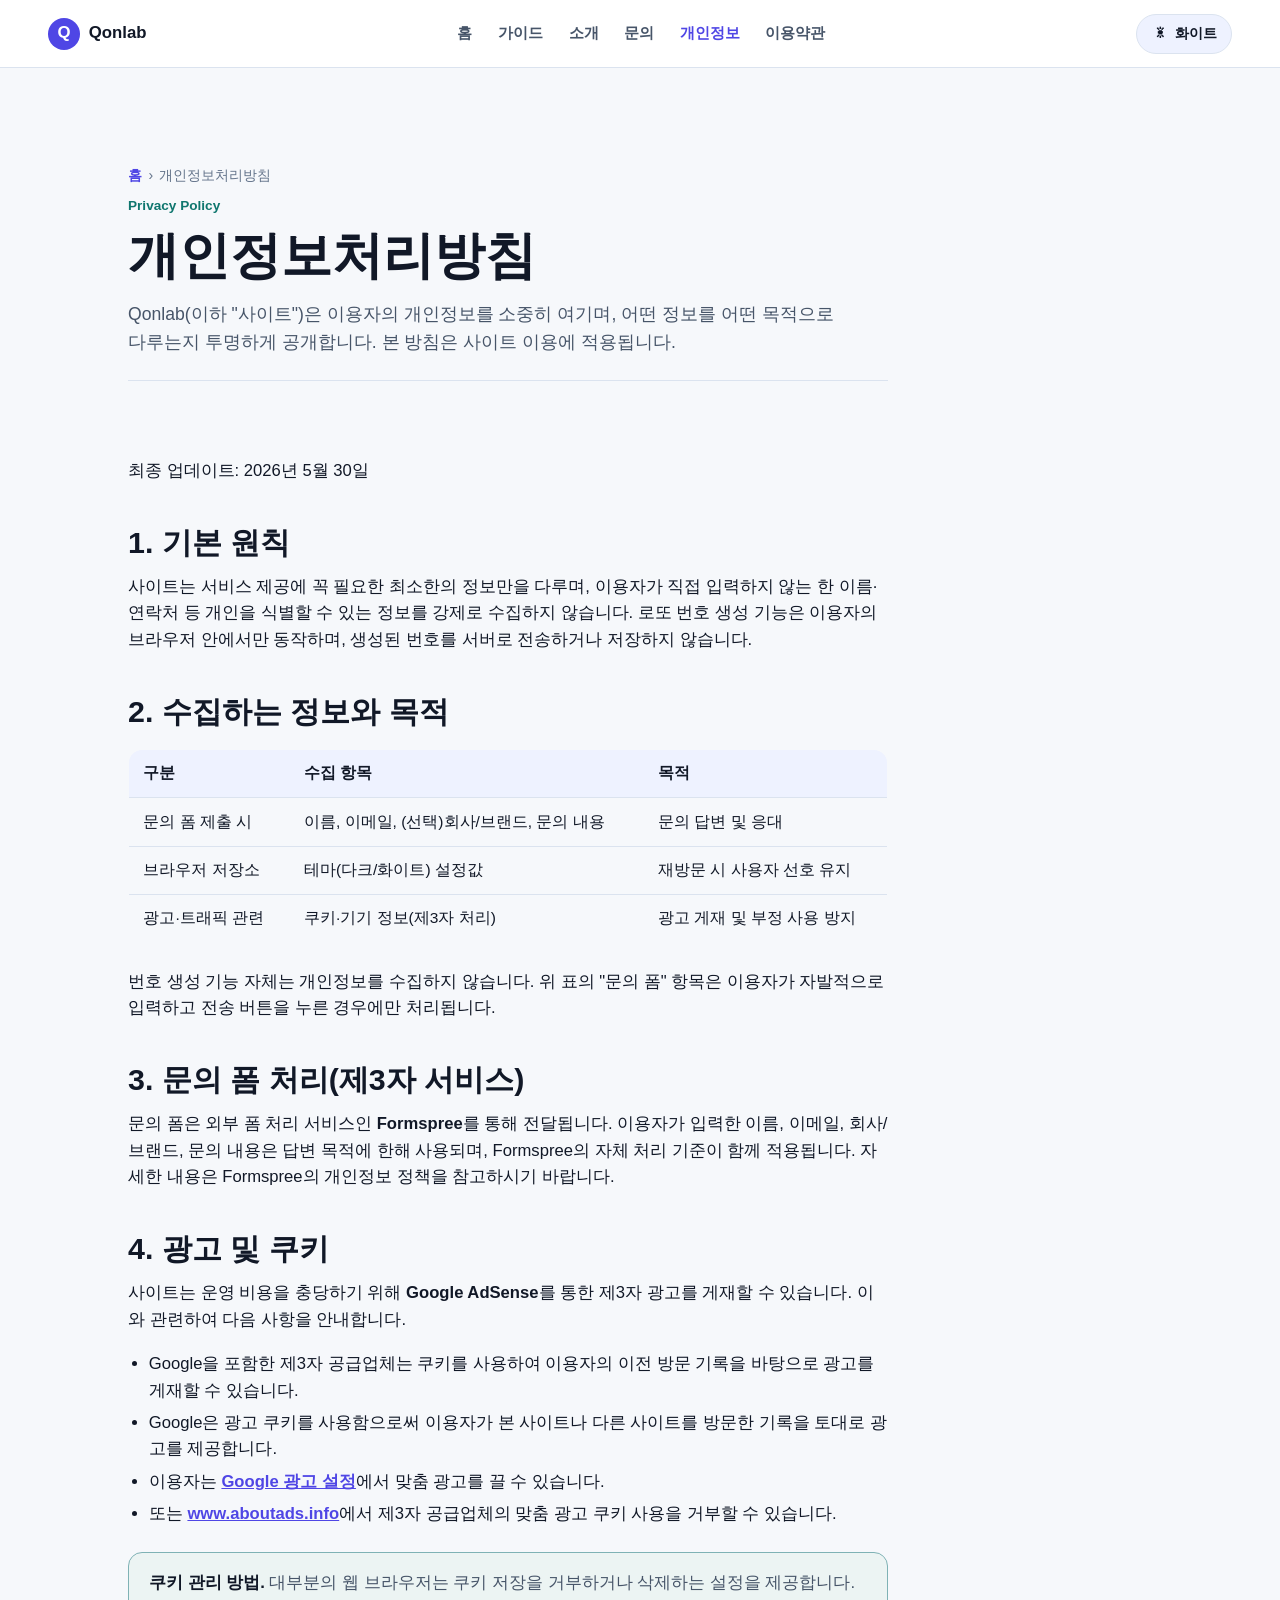
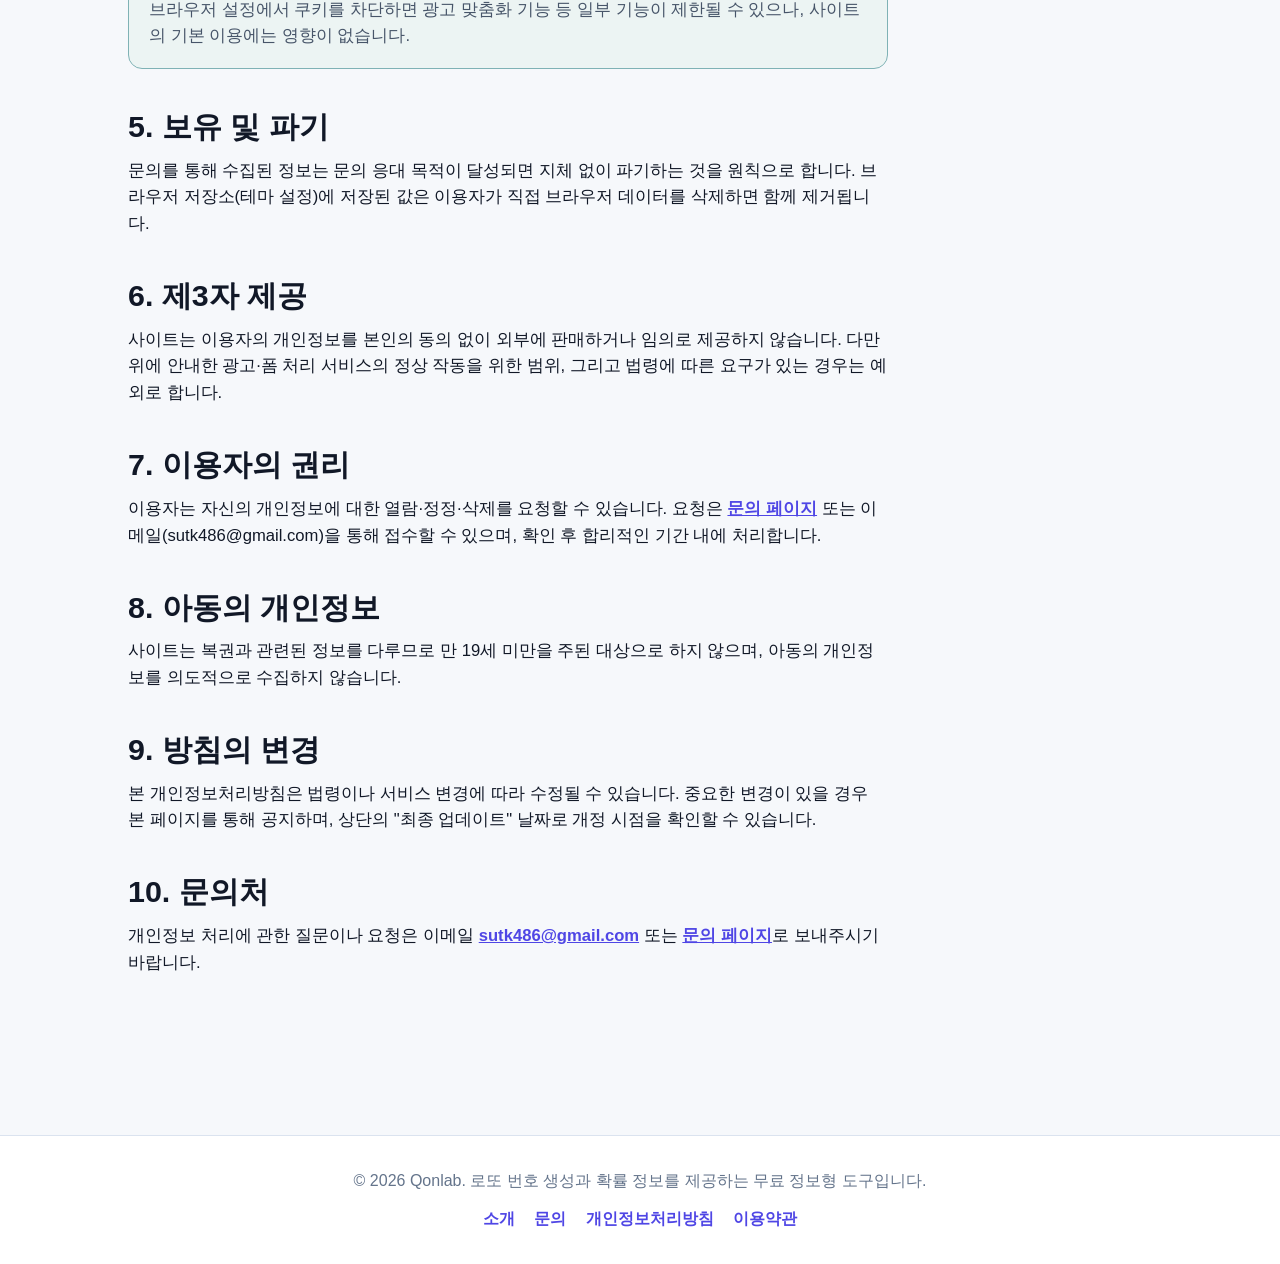
<file: privacy.html>
<!DOCTYPE html>
<html lang="ko">
<head>
  <!-- Google tag (gtag.js) -->
  <script async src="https://www.googletagmanager.com/gtag/js?id=G-QE24ELZTNV"></script>
  <script>
    window.dataLayer = window.dataLayer || [];
    function gtag(){dataLayer.push(arguments);}
    gtag('js', new Date());

    gtag('config', 'G-QE24ELZTNV');
  </script>
  <!-- Microsoft Clarity -->
  <script type="text/javascript">
    (function(c,l,a,r,i,t,y){
        c[a]=c[a]||function(){(c[a].q=c[a].q||[]).push(arguments)};
        t=l.createElement(r);t.async=1;t.src="https://www.clarity.ms/tag/"+i;
        y=l.getElementsByTagName(r)[0];y.parentNode.insertBefore(t,y);
    })(window, document, "clarity", "script", "wznybukfnt");
  </script>
  <meta charset="UTF-8" />
  <meta name="viewport" content="width=device-width, initial-scale=1.0" />
  <meta name="description" content="Qonlab의 개인정보처리방침입니다. 수집하는 정보, Google AdSense 광고 쿠키, 문의 폼 처리, 사용자 권리와 쿠키 관리 방법을 투명하게 안내합니다." />
  <meta name="google-adsense-account" content="ca-pub-3906729189766983" />
  <meta name="robots" content="index, follow" />
  <link rel="canonical" href="https://visionbay.github.io/qonlab/privacy.html" />
  <meta property="og:type" content="website" />
  <meta property="og:locale" content="ko_KR" />
  <meta property="og:site_name" content="Qonlab" />
  <meta property="og:title" content="Qonlab 개인정보처리방침" />
  <meta property="og:description" content="수집 정보, 광고 쿠키, 제3자 서비스, 사용자 권리를 투명하게 안내합니다." />
  <meta property="og:url" content="https://visionbay.github.io/qonlab/privacy.html" />
  <title>Qonlab 개인정보처리방침</title>
  <link rel="stylesheet" href="styles.css" />
  <script async src="https://pagead2.googlesyndication.com/pagead/js/adsbygoogle.js?client=ca-pub-3906729189766983" crossorigin="anonymous"></script>
</head>
<body>
  <a class="skip-link" href="#main">본문 바로가기</a>

  <header class="site-header">
    <a class="brand" href="index.html" aria-label="Qonlab 홈으로 이동">
      <span class="brand-mark" aria-hidden="true">Q</span>
      <span>Qonlab</span>
    </a>
    <button class="nav-toggle" id="navToggle" type="button" aria-expanded="false" aria-controls="siteNav">
      <span aria-hidden="true">☰</span> 메뉴
    </button>
    <nav class="site-nav" id="siteNav" aria-label="주요 메뉴">
      <a href="index.html">홈</a>
      <a href="guide/index.html">가이드</a>
      <a href="about.html">소개</a>
      <a href="contact.html">문의</a>
      <a href="privacy.html" class="is-active">개인정보</a>
      <a href="terms.html">이용약관</a>
    </nav>
    <button class="theme-toggle" id="themeToggle" type="button" aria-label="다크 모드로 전환" aria-pressed="false">
      <span class="theme-toggle__icon" aria-hidden="true">☀</span>
      <span class="theme-toggle__text">화이트</span>
    </button>
  </header>

  <main id="main">
    <div class="page-hero">
      <ul class="breadcrumb">
        <li><a href="index.html">홈</a></li>
        <li>개인정보처리방침</li>
      </ul>
      <p class="eyebrow">Privacy Policy</p>
      <h1>개인정보처리방침</h1>
      <p class="lead">
        Qonlab(이하 "사이트")은 이용자의 개인정보를 소중히 여기며, 어떤 정보를 어떤 목적으로
        다루는지 투명하게 공개합니다. 본 방침은 사이트 이용에 적용됩니다.
      </p>
    </div>

    <section class="content-section prose" aria-label="개인정보처리방침 본문">
      <p class="updated-note">최종 업데이트: 2026년 5월 30일</p>

      <h2>1. 기본 원칙</h2>
      <p>
        사이트는 서비스 제공에 꼭 필요한 최소한의 정보만을 다루며, 이용자가 직접 입력하지 않는 한
        이름·연락처 등 개인을 식별할 수 있는 정보를 강제로 수집하지 않습니다. 로또 번호 생성 기능은
        이용자의 브라우저 안에서만 동작하며, 생성된 번호를 서버로 전송하거나 저장하지 않습니다.
      </p>

      <h2>2. 수집하는 정보와 목적</h2>
      <table class="data-table">
        <thead>
          <tr><th>구분</th><th>수집 항목</th><th>목적</th></tr>
        </thead>
        <tbody>
          <tr><td>문의 폼 제출 시</td><td>이름, 이메일, (선택)회사/브랜드, 문의 내용</td><td>문의 답변 및 응대</td></tr>
          <tr><td>브라우저 저장소</td><td>테마(다크/화이트) 설정값</td><td>재방문 시 사용자 선호 유지</td></tr>
          <tr><td>광고·트래픽 관련</td><td>쿠키·기기 정보(제3자 처리)</td><td>광고 게재 및 부정 사용 방지</td></tr>
        </tbody>
      </table>
      <p>
        번호 생성 기능 자체는 개인정보를 수집하지 않습니다. 위 표의 "문의 폼" 항목은 이용자가
        자발적으로 입력하고 전송 버튼을 누른 경우에만 처리됩니다.
      </p>

      <h2>3. 문의 폼 처리(제3자 서비스)</h2>
      <p>
        문의 폼은 외부 폼 처리 서비스인 <strong>Formspree</strong>를 통해 전달됩니다. 이용자가 입력한
        이름, 이메일, 회사/브랜드, 문의 내용은 답변 목적에 한해 사용되며, Formspree의 자체 처리 기준이
        함께 적용됩니다. 자세한 내용은 Formspree의 개인정보 정책을 참고하시기 바랍니다.
      </p>

      <h2>4. 광고 및 쿠키</h2>
      <p>
        사이트는 운영 비용을 충당하기 위해 <strong>Google AdSense</strong>를 통한 제3자 광고를 게재할 수 있습니다.
        이와 관련하여 다음 사항을 안내합니다.
      </p>
      <ul>
        <li>Google을 포함한 제3자 공급업체는 쿠키를 사용하여 이용자의 이전 방문 기록을 바탕으로 광고를 게재할 수 있습니다.</li>
        <li>Google은 광고 쿠키를 사용함으로써 이용자가 본 사이트나 다른 사이트를 방문한 기록을 토대로 광고를 제공합니다.</li>
        <li>이용자는 <a href="https://www.google.com/settings/ads" target="_blank" rel="noopener noreferrer">Google 광고 설정</a>에서 맞춤 광고를 끌 수 있습니다.</li>
        <li>또는 <a href="https://www.aboutads.info/choices/" target="_blank" rel="noopener noreferrer">www.aboutads.info</a>에서 제3자 공급업체의 맞춤 광고 쿠키 사용을 거부할 수 있습니다.</li>
      </ul>
      <div class="callout callout--info">
        <p><strong>쿠키 관리 방법.</strong> 대부분의 웹 브라우저는 쿠키 저장을 거부하거나 삭제하는 설정을 제공합니다.
        브라우저 설정에서 쿠키를 차단하면 광고 맞춤화 기능 등 일부 기능이 제한될 수 있으나, 사이트의 기본 이용에는 영향이 없습니다.</p>
      </div>

      <h2>5. 보유 및 파기</h2>
      <p>
        문의를 통해 수집된 정보는 문의 응대 목적이 달성되면 지체 없이 파기하는 것을 원칙으로 합니다.
        브라우저 저장소(테마 설정)에 저장된 값은 이용자가 직접 브라우저 데이터를 삭제하면 함께 제거됩니다.
      </p>

      <h2>6. 제3자 제공</h2>
      <p>
        사이트는 이용자의 개인정보를 본인의 동의 없이 외부에 판매하거나 임의로 제공하지 않습니다.
        다만 위에 안내한 광고·폼 처리 서비스의 정상 작동을 위한 범위, 그리고 법령에 따른 요구가 있는 경우는 예외로 합니다.
      </p>

      <h2>7. 이용자의 권리</h2>
      <p>
        이용자는 자신의 개인정보에 대한 열람·정정·삭제를 요청할 수 있습니다. 요청은
        <a href="contact.html">문의 페이지</a> 또는 이메일(sutk486@gmail.com)을 통해 접수할 수 있으며,
        확인 후 합리적인 기간 내에 처리합니다.
      </p>

      <h2>8. 아동의 개인정보</h2>
      <p>
        사이트는 복권과 관련된 정보를 다루므로 만 19세 미만을 주된 대상으로 하지 않으며,
        아동의 개인정보를 의도적으로 수집하지 않습니다.
      </p>

      <h2>9. 방침의 변경</h2>
      <p>
        본 개인정보처리방침은 법령이나 서비스 변경에 따라 수정될 수 있습니다. 중요한 변경이 있을 경우
        본 페이지를 통해 공지하며, 상단의 "최종 업데이트" 날짜로 개정 시점을 확인할 수 있습니다.
      </p>

      <h2>10. 문의처</h2>
      <p>
        개인정보 처리에 관한 질문이나 요청은 이메일 <a href="mailto:sutk486@gmail.com">sutk486@gmail.com</a> 또는
        <a href="contact.html">문의 페이지</a>로 보내주시기 바랍니다.
      </p>
    </section>
  </main>

  <footer class="site-footer">
    <p>© <span data-year>2026</span> Qonlab. 로또 번호 생성과 확률 정보를 제공하는 무료 정보형 도구입니다.</p>
    <nav aria-label="푸터 메뉴">
      <a href="about.html">소개</a>
      <a href="contact.html">문의</a>
      <a href="privacy.html">개인정보처리방침</a>
      <a href="terms.html">이용약관</a>
    </nav>
  </footer>

  <script src="script.js"></script>
</body>
</html>
</file>
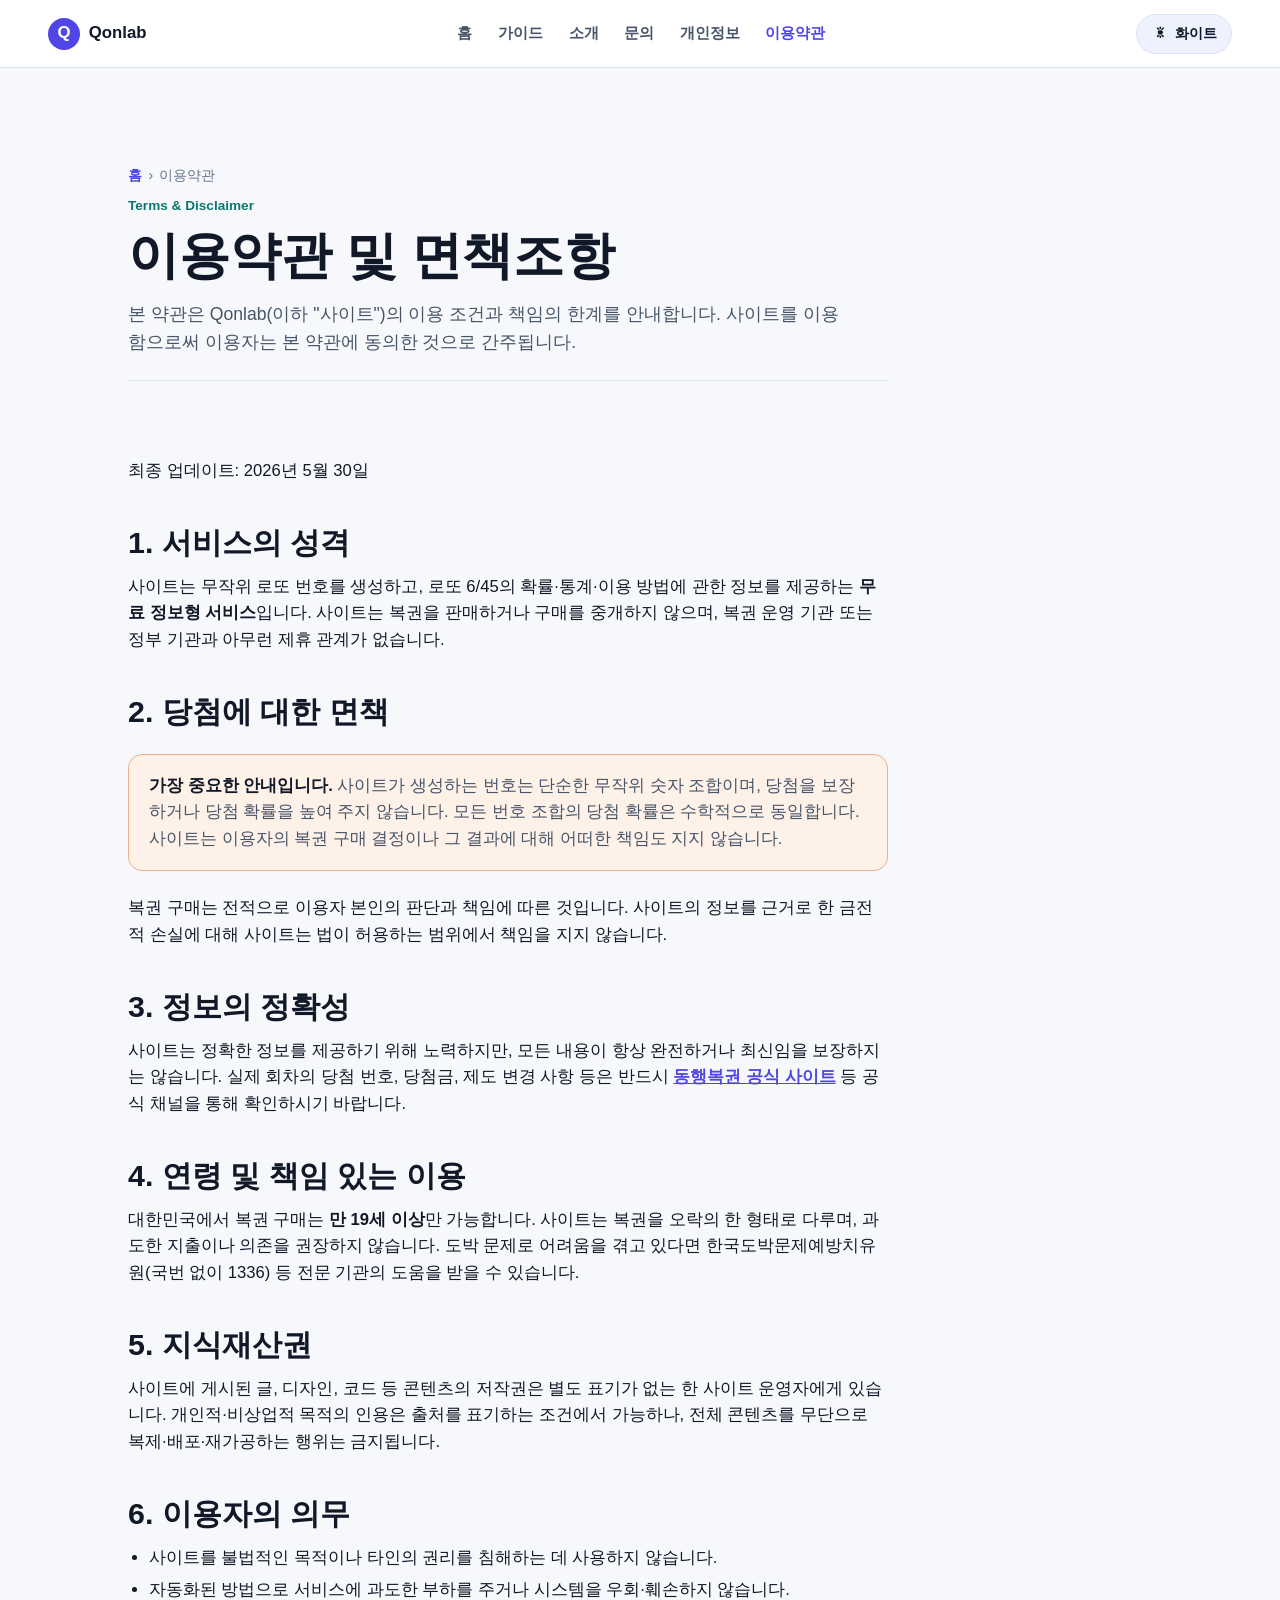
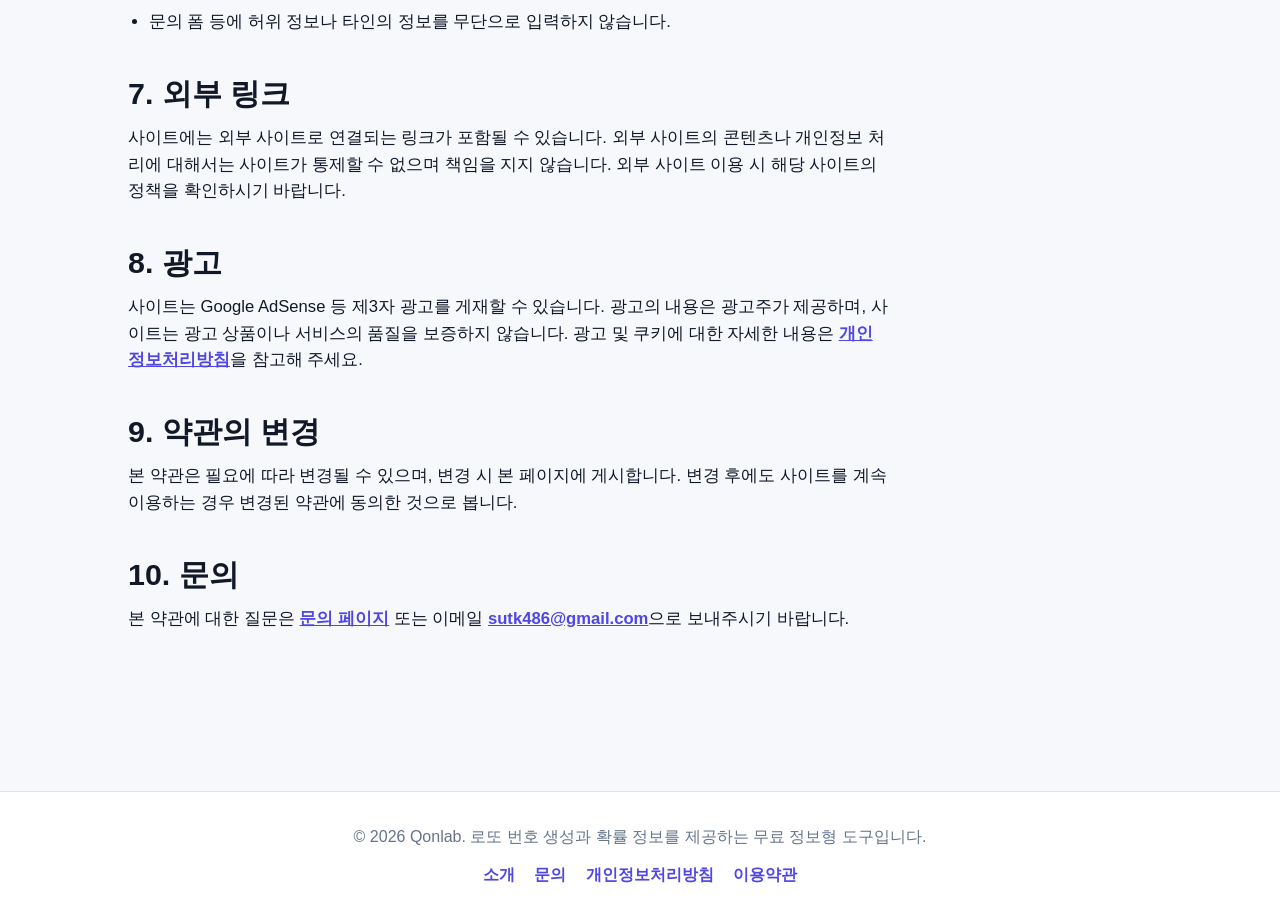
<file: terms.html>
<!DOCTYPE html>
<html lang="ko">
<head>
  <!-- Google tag (gtag.js) -->
  <script async src="https://www.googletagmanager.com/gtag/js?id=G-QE24ELZTNV"></script>
  <script>
    window.dataLayer = window.dataLayer || [];
    function gtag(){dataLayer.push(arguments);}
    gtag('js', new Date());

    gtag('config', 'G-QE24ELZTNV');
  </script>
  <!-- Microsoft Clarity -->
  <script type="text/javascript">
    (function(c,l,a,r,i,t,y){
        c[a]=c[a]||function(){(c[a].q=c[a].q||[]).push(arguments)};
        t=l.createElement(r);t.async=1;t.src="https://www.clarity.ms/tag/"+i;
        y=l.getElementsByTagName(r)[0];y.parentNode.insertBefore(t,y);
    })(window, document, "clarity", "script", "wznybukfnt");
  </script>
  <meta charset="UTF-8" />
  <meta name="viewport" content="width=device-width, initial-scale=1.0" />
  <meta name="description" content="Qonlab 이용약관 및 면책조항입니다. 서비스의 성격, 책임의 한계, 지식재산권, 외부 링크에 대한 안내를 담고 있습니다." />
  <meta name="google-adsense-account" content="ca-pub-3906729189766983" />
  <meta name="robots" content="index, follow" />
  <link rel="canonical" href="https://visionbay.github.io/qonlab/terms.html" />
  <meta property="og:type" content="website" />
  <meta property="og:locale" content="ko_KR" />
  <meta property="og:site_name" content="Qonlab" />
  <meta property="og:title" content="Qonlab 이용약관 및 면책조항" />
  <meta property="og:description" content="서비스의 성격, 책임의 한계, 지식재산권, 외부 링크 안내." />
  <meta property="og:url" content="https://visionbay.github.io/qonlab/terms.html" />
  <title>Qonlab 이용약관 및 면책조항</title>
  <link rel="stylesheet" href="styles.css" />
  <script async src="https://pagead2.googlesyndication.com/pagead/js/adsbygoogle.js?client=ca-pub-3906729189766983" crossorigin="anonymous"></script>
</head>
<body>
  <a class="skip-link" href="#main">본문 바로가기</a>

  <header class="site-header">
    <a class="brand" href="index.html" aria-label="Qonlab 홈으로 이동">
      <span class="brand-mark" aria-hidden="true">Q</span>
      <span>Qonlab</span>
    </a>
    <button class="nav-toggle" id="navToggle" type="button" aria-expanded="false" aria-controls="siteNav">
      <span aria-hidden="true">☰</span> 메뉴
    </button>
    <nav class="site-nav" id="siteNav" aria-label="주요 메뉴">
      <a href="index.html">홈</a>
      <a href="guide/index.html">가이드</a>
      <a href="about.html">소개</a>
      <a href="contact.html">문의</a>
      <a href="privacy.html">개인정보</a>
      <a href="terms.html" class="is-active">이용약관</a>
    </nav>
    <button class="theme-toggle" id="themeToggle" type="button" aria-label="다크 모드로 전환" aria-pressed="false">
      <span class="theme-toggle__icon" aria-hidden="true">☀</span>
      <span class="theme-toggle__text">화이트</span>
    </button>
  </header>

  <main id="main">
    <div class="page-hero">
      <ul class="breadcrumb">
        <li><a href="index.html">홈</a></li>
        <li>이용약관</li>
      </ul>
      <p class="eyebrow">Terms &amp; Disclaimer</p>
      <h1>이용약관 및 면책조항</h1>
      <p class="lead">
        본 약관은 Qonlab(이하 "사이트")의 이용 조건과 책임의 한계를 안내합니다.
        사이트를 이용함으로써 이용자는 본 약관에 동의한 것으로 간주됩니다.
      </p>
    </div>

    <section class="content-section prose" aria-label="이용약관 본문">
      <p class="updated-note">최종 업데이트: 2026년 5월 30일</p>

      <h2>1. 서비스의 성격</h2>
      <p>
        사이트는 무작위 로또 번호를 생성하고, 로또 6/45의 확률·통계·이용 방법에 관한 정보를 제공하는
        <strong>무료 정보형 서비스</strong>입니다. 사이트는 복권을 판매하거나 구매를 중개하지 않으며,
        복권 운영 기관 또는 정부 기관과 아무런 제휴 관계가 없습니다.
      </p>

      <h2>2. 당첨에 대한 면책</h2>
      <div class="callout">
        <p><strong>가장 중요한 안내입니다.</strong> 사이트가 생성하는 번호는 단순한 무작위 숫자 조합이며,
        당첨을 보장하거나 당첨 확률을 높여 주지 않습니다. 모든 번호 조합의 당첨 확률은 수학적으로 동일합니다.
        사이트는 이용자의 복권 구매 결정이나 그 결과에 대해 어떠한 책임도 지지 않습니다.</p>
      </div>
      <p>
        복권 구매는 전적으로 이용자 본인의 판단과 책임에 따른 것입니다. 사이트의 정보를 근거로 한
        금전적 손실에 대해 사이트는 법이 허용하는 범위에서 책임을 지지 않습니다.
      </p>

      <h2>3. 정보의 정확성</h2>
      <p>
        사이트는 정확한 정보를 제공하기 위해 노력하지만, 모든 내용이 항상 완전하거나 최신임을 보장하지는 않습니다.
        실제 회차의 당첨 번호, 당첨금, 제도 변경 사항 등은 반드시
        <a href="https://www.dhlottery.co.kr/" target="_blank" rel="noopener noreferrer">동행복권 공식 사이트</a> 등
        공식 채널을 통해 확인하시기 바랍니다.
      </p>

      <h2>4. 연령 및 책임 있는 이용</h2>
      <p>
        대한민국에서 복권 구매는 <strong>만 19세 이상</strong>만 가능합니다. 사이트는 복권을 오락의 한 형태로
        다루며, 과도한 지출이나 의존을 권장하지 않습니다. 도박 문제로 어려움을 겪고 있다면
        한국도박문제예방치유원(국번 없이 1336) 등 전문 기관의 도움을 받을 수 있습니다.
      </p>

      <h2>5. 지식재산권</h2>
      <p>
        사이트에 게시된 글, 디자인, 코드 등 콘텐츠의 저작권은 별도 표기가 없는 한 사이트 운영자에게 있습니다.
        개인적·비상업적 목적의 인용은 출처를 표기하는 조건에서 가능하나, 전체 콘텐츠를 무단으로 복제·배포·재가공하는
        행위는 금지됩니다.
      </p>

      <h2>6. 이용자의 의무</h2>
      <ul>
        <li>사이트를 불법적인 목적이나 타인의 권리를 침해하는 데 사용하지 않습니다.</li>
        <li>자동화된 방법으로 서비스에 과도한 부하를 주거나 시스템을 우회·훼손하지 않습니다.</li>
        <li>문의 폼 등에 허위 정보나 타인의 정보를 무단으로 입력하지 않습니다.</li>
      </ul>

      <h2>7. 외부 링크</h2>
      <p>
        사이트에는 외부 사이트로 연결되는 링크가 포함될 수 있습니다. 외부 사이트의 콘텐츠나 개인정보 처리에
        대해서는 사이트가 통제할 수 없으며 책임을 지지 않습니다. 외부 사이트 이용 시 해당 사이트의 정책을
        확인하시기 바랍니다.
      </p>

      <h2>8. 광고</h2>
      <p>
        사이트는 Google AdSense 등 제3자 광고를 게재할 수 있습니다. 광고의 내용은 광고주가 제공하며,
        사이트는 광고 상품이나 서비스의 품질을 보증하지 않습니다. 광고 및 쿠키에 대한 자세한 내용은
        <a href="privacy.html">개인정보처리방침</a>을 참고해 주세요.
      </p>

      <h2>9. 약관의 변경</h2>
      <p>
        본 약관은 필요에 따라 변경될 수 있으며, 변경 시 본 페이지에 게시합니다. 변경 후에도 사이트를
        계속 이용하는 경우 변경된 약관에 동의한 것으로 봅니다.
      </p>

      <h2>10. 문의</h2>
      <p>
        본 약관에 대한 질문은 <a href="contact.html">문의 페이지</a> 또는
        이메일 <a href="mailto:sutk486@gmail.com">sutk486@gmail.com</a>으로 보내주시기 바랍니다.
      </p>
    </section>
  </main>

  <footer class="site-footer">
    <p>© <span data-year>2026</span> Qonlab. 로또 번호 생성과 확률 정보를 제공하는 무료 정보형 도구입니다.</p>
    <nav aria-label="푸터 메뉴">
      <a href="about.html">소개</a>
      <a href="contact.html">문의</a>
      <a href="privacy.html">개인정보처리방침</a>
      <a href="terms.html">이용약관</a>
    </nav>
  </footer>

  <script src="script.js"></script>
</body>
</html>
</file>
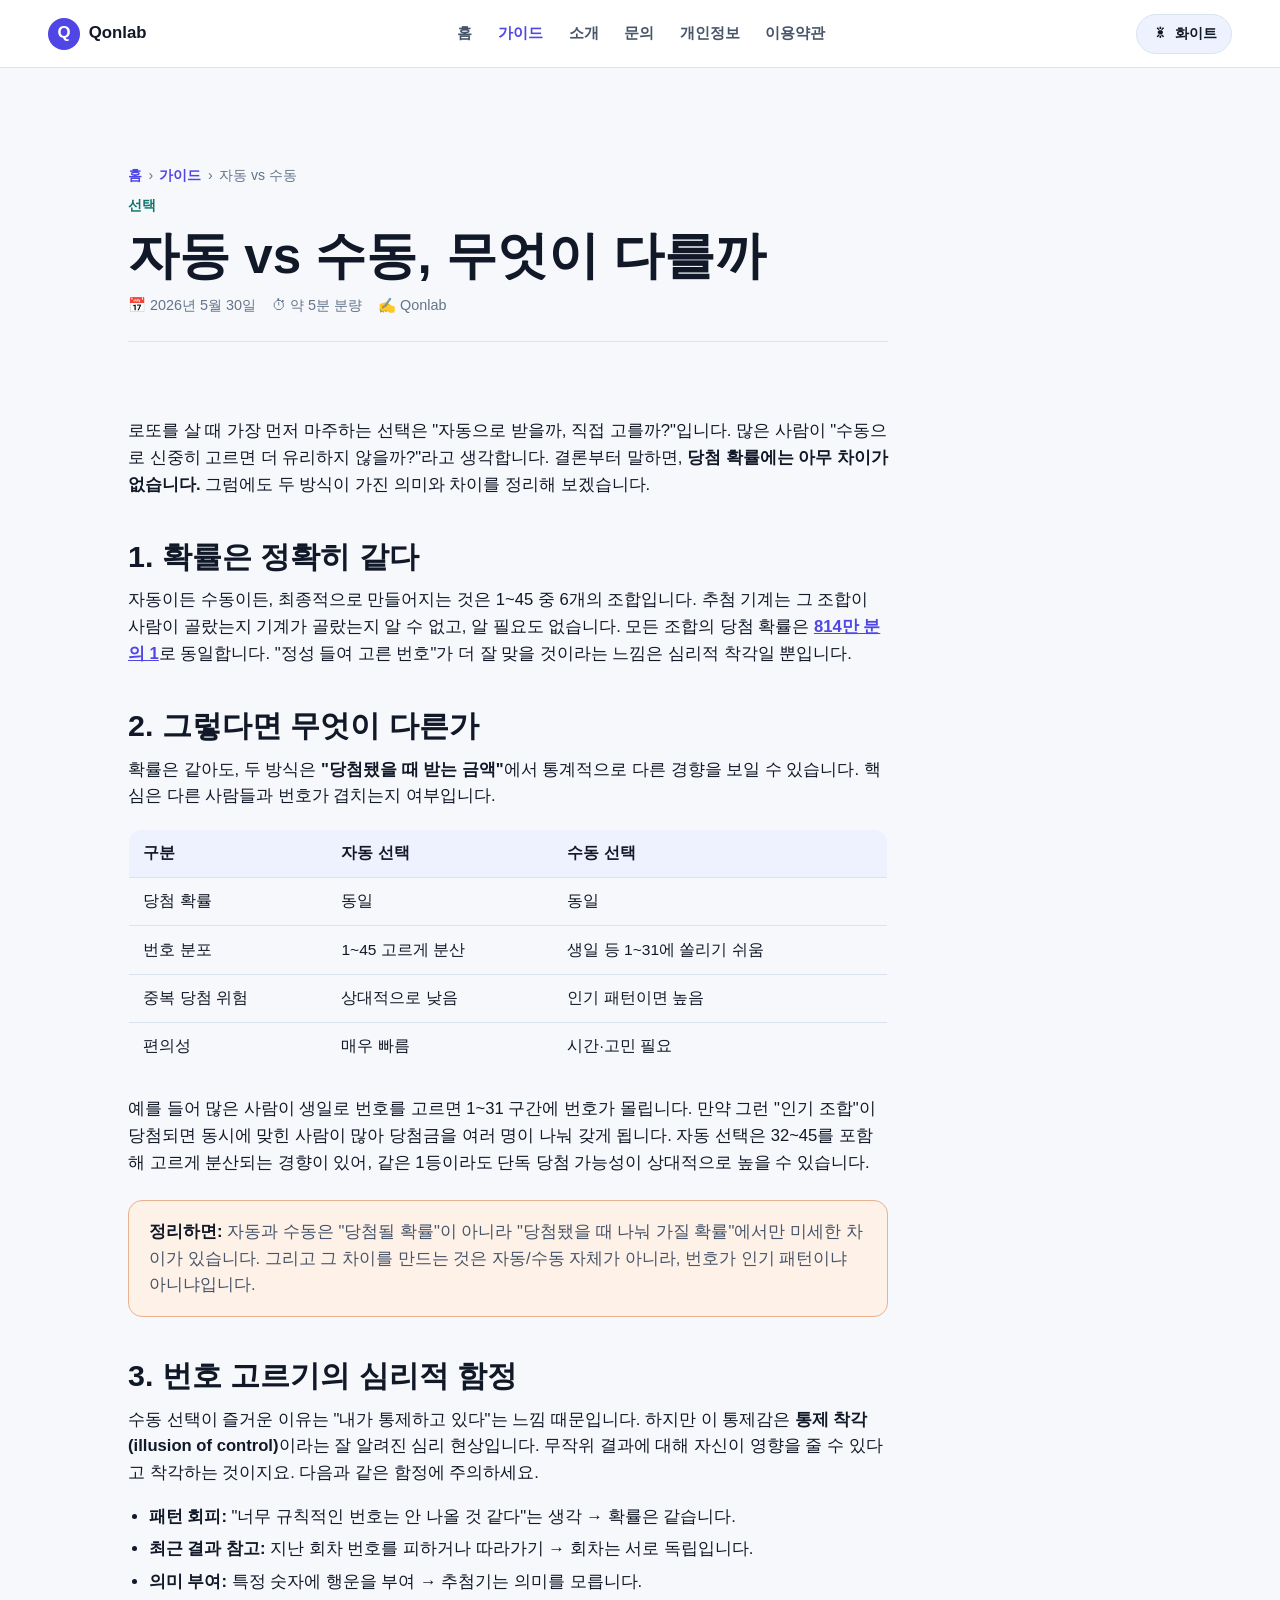
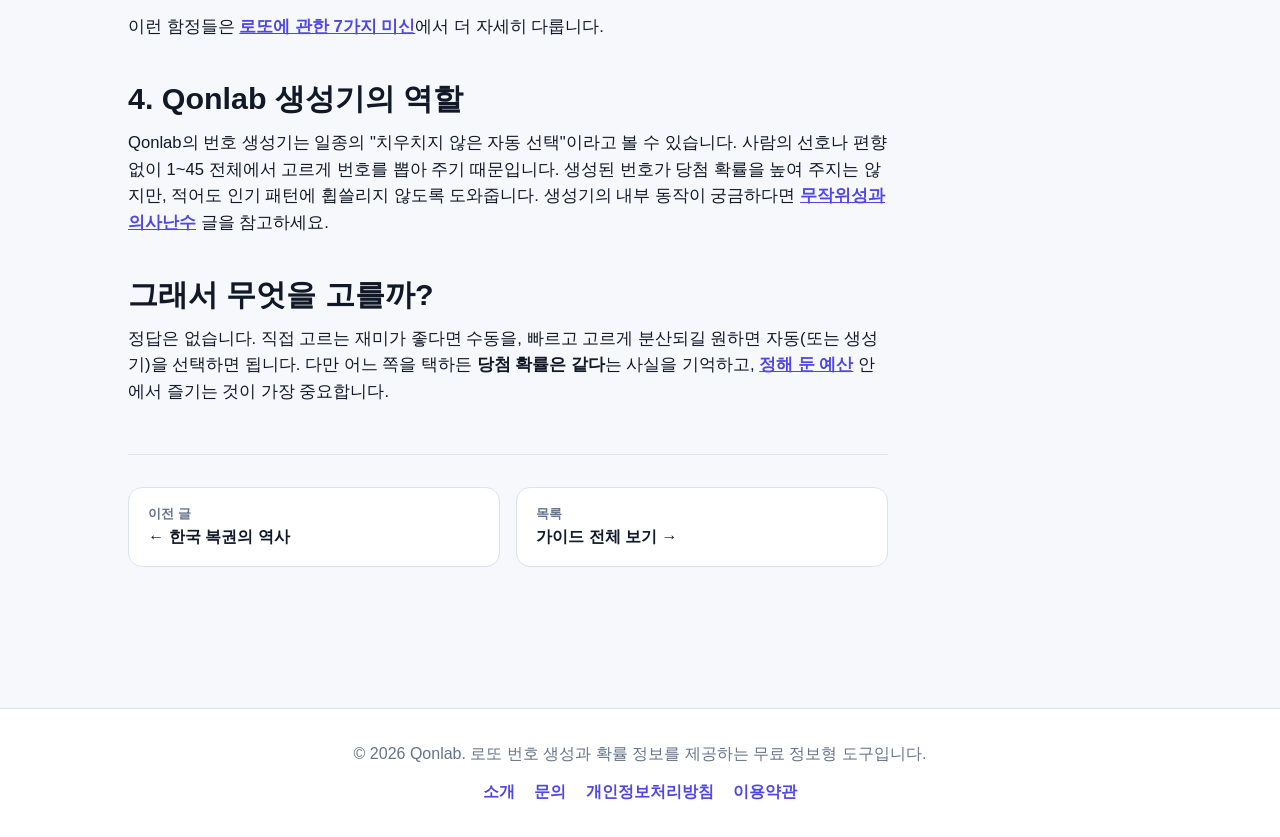
<file: guide/auto-vs-manual.html>
<!DOCTYPE html>
<html lang="ko">
<head>
  <!-- Google tag (gtag.js) -->
  <script async src="https://www.googletagmanager.com/gtag/js?id=G-QE24ELZTNV"></script>
  <script>
    window.dataLayer = window.dataLayer || [];
    function gtag(){dataLayer.push(arguments);}
    gtag('js', new Date());

    gtag('config', 'G-QE24ELZTNV');
  </script>
  <!-- Microsoft Clarity -->
  <script type="text/javascript">
    (function(c,l,a,r,i,t,y){
        c[a]=c[a]||function(){(c[a].q=c[a].q||[]).push(arguments)};
        t=l.createElement(r);t.async=1;t.src="https://www.clarity.ms/tag/"+i;
        y=l.getElementsByTagName(r)[0];y.parentNode.insertBefore(t,y);
    })(window, document, "clarity", "script", "wznybukfnt");
  </script>
  <meta charset="UTF-8" />
  <meta name="viewport" content="width=device-width, initial-scale=1.0" />
  <meta name="description" content="로또 자동 선택과 수동 선택은 당첨 확률이 다를까? 두 방식의 실제 차이, 당첨금 분배에 미치는 영향, 그리고 번호 고르기에 빠지기 쉬운 심리적 함정을 비교 정리합니다." />
  <meta name="google-adsense-account" content="ca-pub-3906729189766983" />
  <meta name="robots" content="index, follow" />
  <link rel="canonical" href="https://visionbay.github.io/qonlab/guide/auto-vs-manual.html" />
  <meta property="og:type" content="article" />
  <meta property="og:locale" content="ko_KR" />
  <meta property="og:site_name" content="Qonlab" />
  <meta property="og:title" content="자동 vs 수동, 무엇이 다를까" />
  <meta property="og:description" content="자동·수동 선택의 실제 차이와 번호 고르기의 심리적 함정." />
  <meta property="og:url" content="https://visionbay.github.io/qonlab/guide/auto-vs-manual.html" />
  <title>자동 vs 수동, 무엇이 다를까 - Qonlab</title>
  <link rel="stylesheet" href="../styles.css" />
  <script async src="https://pagead2.googlesyndication.com/pagead/js/adsbygoogle.js?client=ca-pub-3906729189766983" crossorigin="anonymous"></script>
  <script type="application/ld+json">
    {
      "@context": "https://schema.org",
      "@type": "Article",
      "headline": "자동 vs 수동, 무엇이 다를까",
      "inLanguage": "ko-KR",
      "author": { "@type": "Organization", "name": "Qonlab" },
      "publisher": { "@type": "Organization", "name": "Qonlab" },
      "datePublished": "2026-05-30",
      "dateModified": "2026-05-30",
      "mainEntityOfPage": "https://visionbay.github.io/qonlab/guide/auto-vs-manual.html",
      "description": "자동 선택과 수동 선택의 차이와 심리적 함정을 비교합니다."
    }
  </script>
</head>
<body>
  <a class="skip-link" href="#main">본문 바로가기</a>

  <header class="site-header">
    <a class="brand" href="../index.html" aria-label="Qonlab 홈으로 이동">
      <span class="brand-mark" aria-hidden="true">Q</span>
      <span>Qonlab</span>
    </a>
    <button class="nav-toggle" id="navToggle" type="button" aria-expanded="false" aria-controls="siteNav">
      <span aria-hidden="true">☰</span> 메뉴
    </button>
    <nav class="site-nav" id="siteNav" aria-label="주요 메뉴">
      <a href="../index.html">홈</a>
      <a href="index.html" class="is-active">가이드</a>
      <a href="../about.html">소개</a>
      <a href="../contact.html">문의</a>
      <a href="../privacy.html">개인정보</a>
      <a href="../terms.html">이용약관</a>
    </nav>
    <button class="theme-toggle" id="themeToggle" type="button" aria-label="다크 모드로 전환" aria-pressed="false">
      <span class="theme-toggle__icon" aria-hidden="true">☀</span>
      <span class="theme-toggle__text">화이트</span>
    </button>
  </header>

  <main id="main">
    <div class="page-hero">
      <ul class="breadcrumb">
        <li><a href="../index.html">홈</a></li>
        <li><a href="index.html">가이드</a></li>
        <li>자동 vs 수동</li>
      </ul>
      <p class="eyebrow">선택</p>
      <h1>자동 vs 수동, 무엇이 다를까</h1>
      <div class="article-meta">
        <span>📅 2026년 5월 30일</span>
        <span>⏱ 약 5분 분량</span>
        <span>✍ Qonlab</span>
      </div>
    </div>

    <article class="content-section prose">
      <p>
        로또를 살 때 가장 먼저 마주하는 선택은 "자동으로 받을까, 직접 고를까?"입니다. 많은 사람이
        "수동으로 신중히 고르면 더 유리하지 않을까?"라고 생각합니다. 결론부터 말하면, <strong>당첨 확률에는
        아무 차이가 없습니다.</strong> 그럼에도 두 방식이 가진 의미와 차이를 정리해 보겠습니다.
      </p>

      <h2>1. 확률은 정확히 같다</h2>
      <p>
        자동이든 수동이든, 최종적으로 만들어지는 것은 1~45 중 6개의 조합입니다. 추첨 기계는 그 조합이
        사람이 골랐는지 기계가 골랐는지 알 수 없고, 알 필요도 없습니다. 모든 조합의 당첨 확률은
        <a href="lotto-probability.html">814만 분의 1</a>로 동일합니다. "정성 들여 고른 번호"가
        더 잘 맞을 것이라는 느낌은 심리적 착각일 뿐입니다.
      </p>

      <h2>2. 그렇다면 무엇이 다른가</h2>
      <p>
        확률은 같아도, 두 방식은 <strong>"당첨됐을 때 받는 금액"</strong>에서 통계적으로 다른 경향을 보일 수 있습니다.
        핵심은 다른 사람들과 번호가 겹치는지 여부입니다.
      </p>
      <table class="data-table">
        <thead>
          <tr><th>구분</th><th>자동 선택</th><th>수동 선택</th></tr>
        </thead>
        <tbody>
          <tr><td>당첨 확률</td><td>동일</td><td>동일</td></tr>
          <tr><td>번호 분포</td><td>1~45 고르게 분산</td><td>생일 등 1~31에 쏠리기 쉬움</td></tr>
          <tr><td>중복 당첨 위험</td><td>상대적으로 낮음</td><td>인기 패턴이면 높음</td></tr>
          <tr><td>편의성</td><td>매우 빠름</td><td>시간·고민 필요</td></tr>
        </tbody>
      </table>
      <p>
        예를 들어 많은 사람이 생일로 번호를 고르면 1~31 구간에 번호가 몰립니다. 만약 그런 "인기 조합"이
        당첨되면 동시에 맞힌 사람이 많아 당첨금을 여러 명이 나눠 갖게 됩니다. 자동 선택은 32~45를 포함해
        고르게 분산되는 경향이 있어, 같은 1등이라도 단독 당첨 가능성이 상대적으로 높을 수 있습니다.
      </p>
      <div class="callout">
        <p><strong>정리하면:</strong> 자동과 수동은 "당첨될 확률"이 아니라 "당첨됐을 때 나눠 가질 확률"에서만
        미세한 차이가 있습니다. 그리고 그 차이를 만드는 것은 자동/수동 자체가 아니라, 번호가 인기 패턴이냐 아니냐입니다.</p>
      </div>

      <h2>3. 번호 고르기의 심리적 함정</h2>
      <p>
        수동 선택이 즐거운 이유는 "내가 통제하고 있다"는 느낌 때문입니다. 하지만 이 통제감은
        <strong>통제 착각(illusion of control)</strong>이라는 잘 알려진 심리 현상입니다. 무작위 결과에 대해
        자신이 영향을 줄 수 있다고 착각하는 것이지요. 다음과 같은 함정에 주의하세요.
      </p>
      <ul>
        <li><strong>패턴 회피:</strong> "너무 규칙적인 번호는 안 나올 것 같다"는 생각 → 확률은 같습니다.</li>
        <li><strong>최근 결과 참고:</strong> 지난 회차 번호를 피하거나 따라가기 → 회차는 서로 독립입니다.</li>
        <li><strong>의미 부여:</strong> 특정 숫자에 행운을 부여 → 추첨기는 의미를 모릅니다.</li>
      </ul>
      <p>
        이런 함정들은 <a href="lotto-myths.html">로또에 관한 7가지 미신</a>에서 더 자세히 다룹니다.
      </p>

      <h2>4. Qonlab 생성기의 역할</h2>
      <p>
        Qonlab의 번호 생성기는 일종의 "치우치지 않은 자동 선택"이라고 볼 수 있습니다.
        사람의 선호나 편향 없이 1~45 전체에서 고르게 번호를 뽑아 주기 때문입니다. 생성된 번호가
        당첨 확률을 높여 주지는 않지만, 적어도 인기 패턴에 휩쓸리지 않도록 도와줍니다.
        생성기의 내부 동작이 궁금하다면 <a href="random-number-generation.html">무작위성과 의사난수</a> 글을 참고하세요.
      </p>

      <h2>그래서 무엇을 고를까?</h2>
      <p>
        정답은 없습니다. 직접 고르는 재미가 좋다면 수동을, 빠르고 고르게 분산되길 원하면 자동(또는 생성기)을
        선택하면 됩니다. 다만 어느 쪽을 택하든 <strong>당첨 확률은 같다</strong>는 사실을 기억하고,
        <a href="responsible-play.html">정해 둔 예산</a> 안에서 즐기는 것이 가장 중요합니다.
      </p>

      <nav class="article-nav" aria-label="다른 글">
        <a href="korea-lottery-history.html"><span>이전 글</span><strong>← 한국 복권의 역사</strong></a>
        <a href="index.html"><span>목록</span><strong>가이드 전체 보기 →</strong></a>
      </nav>
    </article>
  </main>

  <footer class="site-footer">
    <p>© <span data-year>2026</span> Qonlab. 로또 번호 생성과 확률 정보를 제공하는 무료 정보형 도구입니다.</p>
    <nav aria-label="푸터 메뉴">
      <a href="../about.html">소개</a>
      <a href="../contact.html">문의</a>
      <a href="../privacy.html">개인정보처리방침</a>
      <a href="../terms.html">이용약관</a>
    </nav>
  </footer>

  <script src="../script.js"></script>
</body>
</html>
</file>
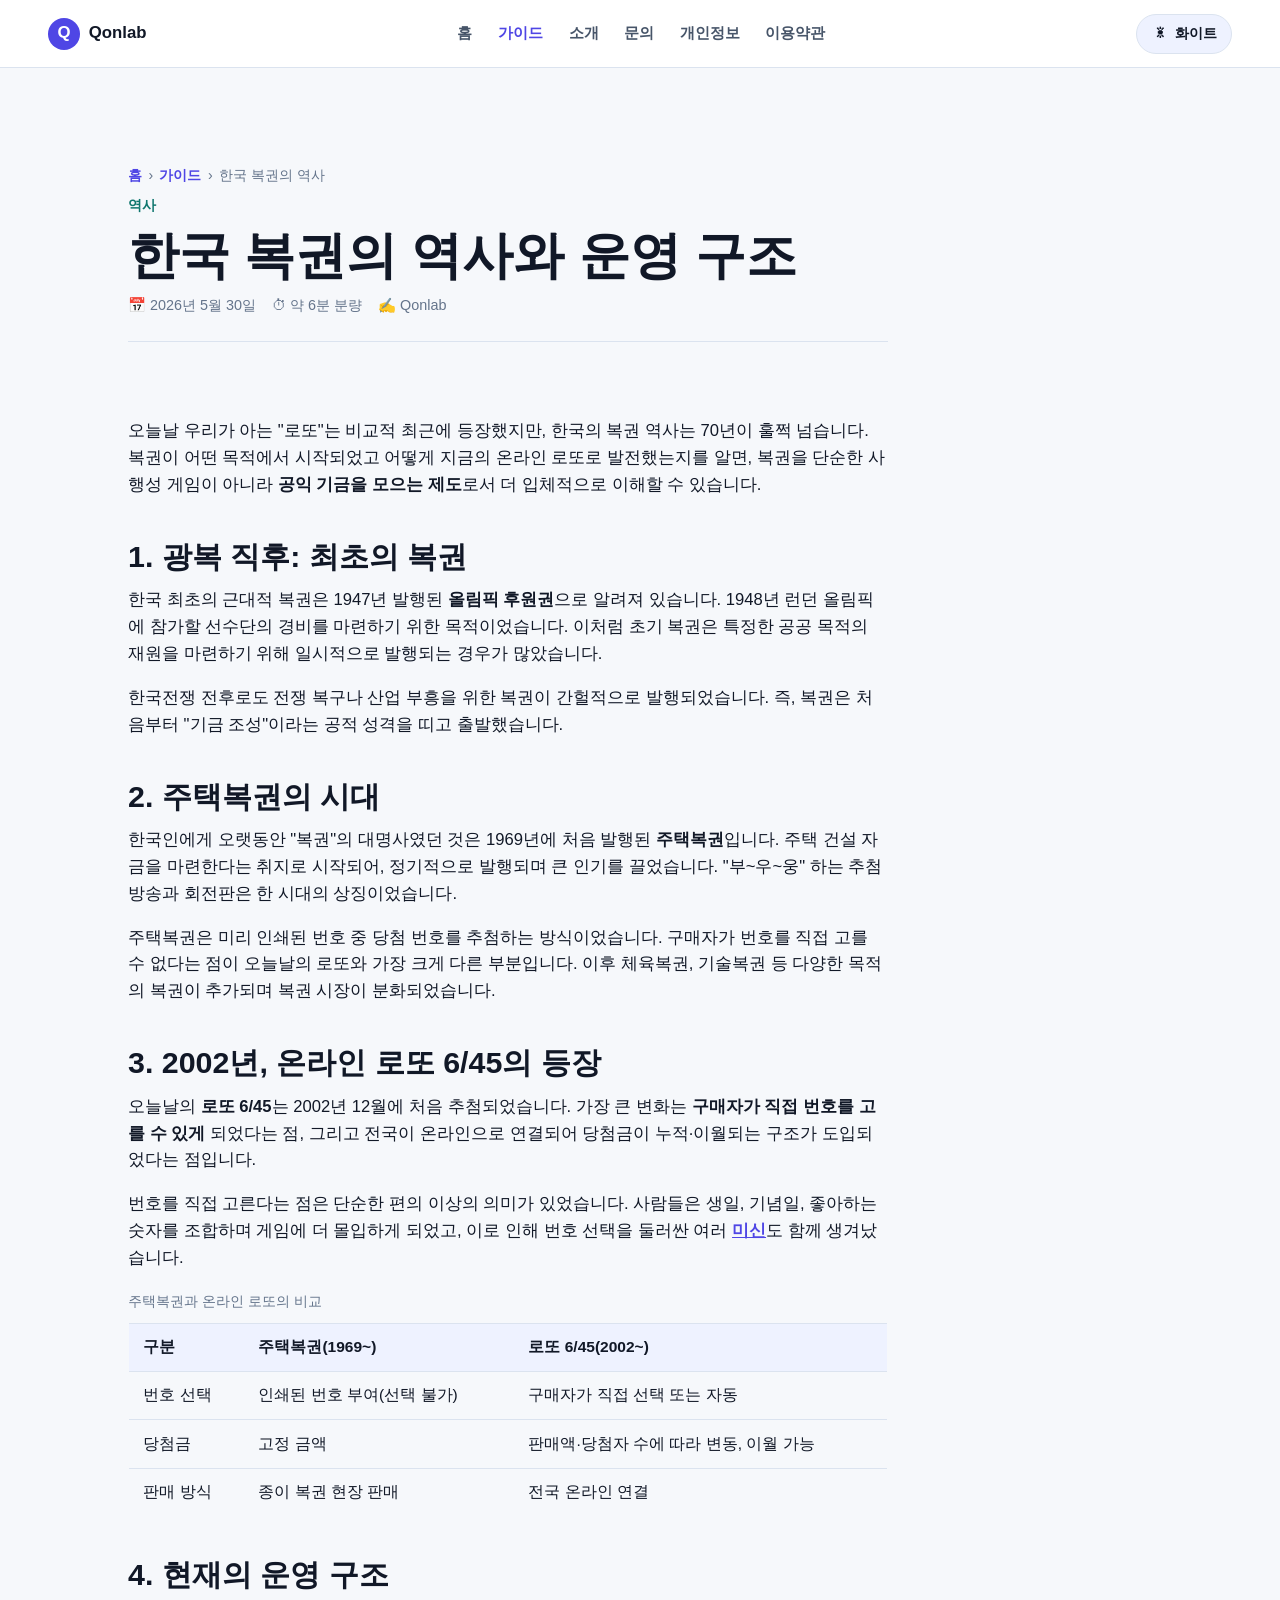
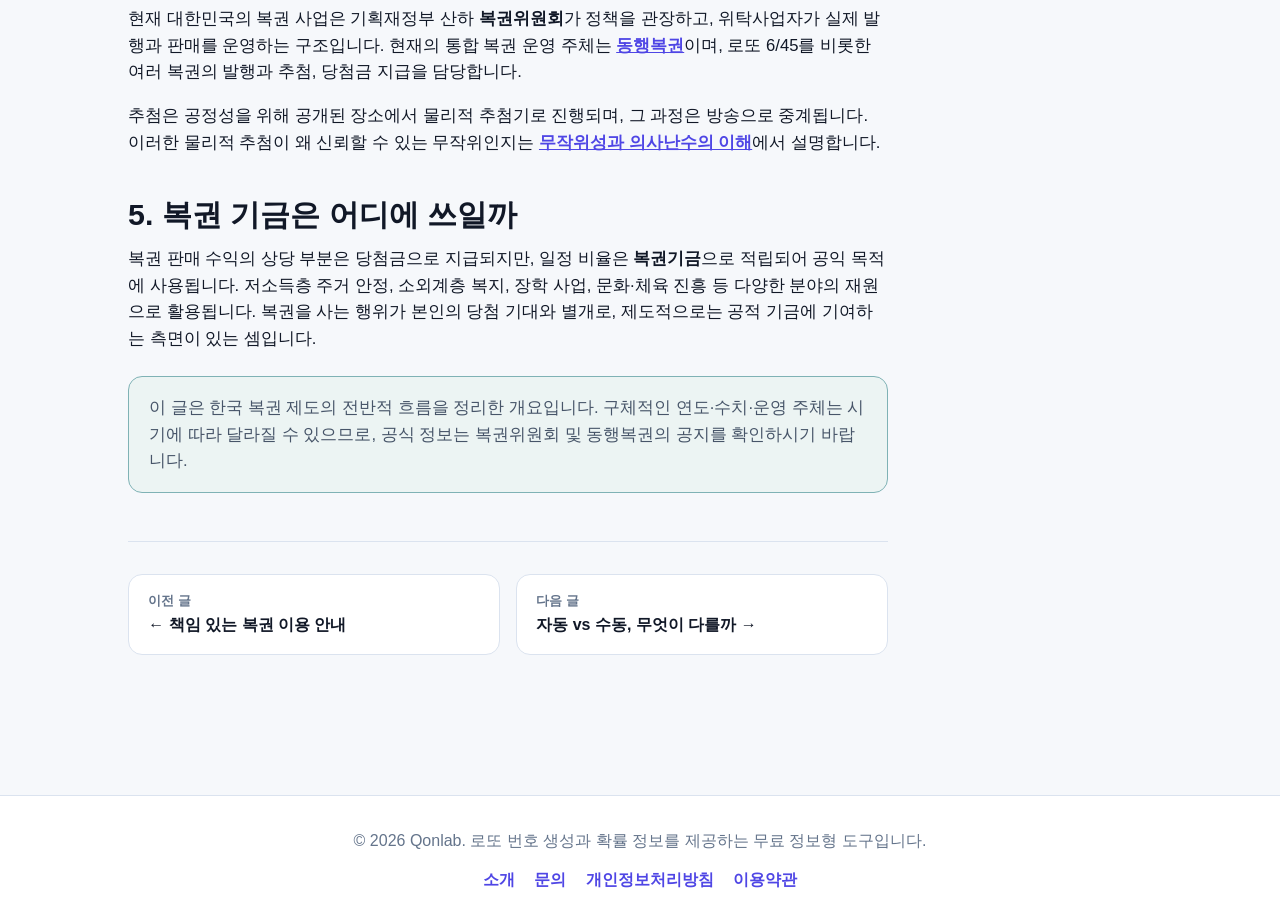
<file: guide/korea-lottery-history.html>
<!DOCTYPE html>
<html lang="ko">
<head>
  <!-- Google tag (gtag.js) -->
  <script async src="https://www.googletagmanager.com/gtag/js?id=G-QE24ELZTNV"></script>
  <script>
    window.dataLayer = window.dataLayer || [];
    function gtag(){dataLayer.push(arguments);}
    gtag('js', new Date());

    gtag('config', 'G-QE24ELZTNV');
  </script>
  <!-- Microsoft Clarity -->
  <script type="text/javascript">
    (function(c,l,a,r,i,t,y){
        c[a]=c[a]||function(){(c[a].q=c[a].q||[]).push(arguments)};
        t=l.createElement(r);t.async=1;t.src="https://www.clarity.ms/tag/"+i;
        y=l.getElementsByTagName(r)[0];y.parentNode.insertBefore(t,y);
    })(window, document, "clarity", "script", "wznybukfnt");
  </script>
  <meta charset="UTF-8" />
  <meta name="viewport" content="width=device-width, initial-scale=1.0" />
  <meta name="description" content="1947년 올림픽 후원권부터 주택복권, 그리고 2002년 시작된 온라인 로또 6/45까지. 한국 복권 제도의 역사와 현재의 운영 구조, 기금의 쓰임새를 정리했습니다." />
  <meta name="google-adsense-account" content="ca-pub-3906729189766983" />
  <meta name="robots" content="index, follow" />
  <link rel="canonical" href="https://visionbay.github.io/qonlab/guide/korea-lottery-history.html" />
  <meta property="og:type" content="article" />
  <meta property="og:locale" content="ko_KR" />
  <meta property="og:site_name" content="Qonlab" />
  <meta property="og:title" content="한국 복권의 역사와 운영 구조" />
  <meta property="og:description" content="올림픽 후원권부터 온라인 로또까지 한국 복권 제도의 흐름." />
  <meta property="og:url" content="https://visionbay.github.io/qonlab/guide/korea-lottery-history.html" />
  <title>한국 복권의 역사와 운영 구조 - Qonlab</title>
  <link rel="stylesheet" href="../styles.css" />
  <script async src="https://pagead2.googlesyndication.com/pagead/js/adsbygoogle.js?client=ca-pub-3906729189766983" crossorigin="anonymous"></script>
  <script type="application/ld+json">
    {
      "@context": "https://schema.org",
      "@type": "Article",
      "headline": "한국 복권의 역사와 운영 구조",
      "inLanguage": "ko-KR",
      "author": { "@type": "Organization", "name": "Qonlab" },
      "publisher": { "@type": "Organization", "name": "Qonlab" },
      "datePublished": "2026-05-30",
      "dateModified": "2026-05-30",
      "mainEntityOfPage": "https://visionbay.github.io/qonlab/guide/korea-lottery-history.html",
      "description": "한국 복권 제도의 역사와 운영 구조를 정리합니다."
    }
  </script>
</head>
<body>
  <a class="skip-link" href="#main">본문 바로가기</a>

  <header class="site-header">
    <a class="brand" href="../index.html" aria-label="Qonlab 홈으로 이동">
      <span class="brand-mark" aria-hidden="true">Q</span>
      <span>Qonlab</span>
    </a>
    <button class="nav-toggle" id="navToggle" type="button" aria-expanded="false" aria-controls="siteNav">
      <span aria-hidden="true">☰</span> 메뉴
    </button>
    <nav class="site-nav" id="siteNav" aria-label="주요 메뉴">
      <a href="../index.html">홈</a>
      <a href="index.html" class="is-active">가이드</a>
      <a href="../about.html">소개</a>
      <a href="../contact.html">문의</a>
      <a href="../privacy.html">개인정보</a>
      <a href="../terms.html">이용약관</a>
    </nav>
    <button class="theme-toggle" id="themeToggle" type="button" aria-label="다크 모드로 전환" aria-pressed="false">
      <span class="theme-toggle__icon" aria-hidden="true">☀</span>
      <span class="theme-toggle__text">화이트</span>
    </button>
  </header>

  <main id="main">
    <div class="page-hero">
      <ul class="breadcrumb">
        <li><a href="../index.html">홈</a></li>
        <li><a href="index.html">가이드</a></li>
        <li>한국 복권의 역사</li>
      </ul>
      <p class="eyebrow">역사</p>
      <h1>한국 복권의 역사와 운영 구조</h1>
      <div class="article-meta">
        <span>📅 2026년 5월 30일</span>
        <span>⏱ 약 6분 분량</span>
        <span>✍ Qonlab</span>
      </div>
    </div>

    <article class="content-section prose">
      <p>
        오늘날 우리가 아는 "로또"는 비교적 최근에 등장했지만, 한국의 복권 역사는 70년이 훌쩍 넘습니다.
        복권이 어떤 목적에서 시작되었고 어떻게 지금의 온라인 로또로 발전했는지를 알면,
        복권을 단순한 사행성 게임이 아니라 <strong>공익 기금을 모으는 제도</strong>로서 더 입체적으로 이해할 수 있습니다.
      </p>

      <h2>1. 광복 직후: 최초의 복권</h2>
      <p>
        한국 최초의 근대적 복권은 1947년 발행된 <strong>올림픽 후원권</strong>으로 알려져 있습니다.
        1948년 런던 올림픽에 참가할 선수단의 경비를 마련하기 위한 목적이었습니다. 이처럼 초기 복권은
        특정한 공공 목적의 재원을 마련하기 위해 일시적으로 발행되는 경우가 많았습니다.
      </p>
      <p>
        한국전쟁 전후로도 전쟁 복구나 산업 부흥을 위한 복권이 간헐적으로 발행되었습니다.
        즉, 복권은 처음부터 "기금 조성"이라는 공적 성격을 띠고 출발했습니다.
      </p>

      <h2>2. 주택복권의 시대</h2>
      <p>
        한국인에게 오랫동안 "복권"의 대명사였던 것은 1969년에 처음 발행된 <strong>주택복권</strong>입니다.
        주택 건설 자금을 마련한다는 취지로 시작되어, 정기적으로 발행되며 큰 인기를 끌었습니다.
        "부~우~웅" 하는 추첨 방송과 회전판은 한 시대의 상징이었습니다.
      </p>
      <p>
        주택복권은 미리 인쇄된 번호 중 당첨 번호를 추첨하는 방식이었습니다. 구매자가 번호를 직접 고를 수 없다는 점이
        오늘날의 로또와 가장 크게 다른 부분입니다. 이후 체육복권, 기술복권 등 다양한 목적의 복권이 추가되며
        복권 시장이 분화되었습니다.
      </p>

      <h2>3. 2002년, 온라인 로또 6/45의 등장</h2>
      <p>
        오늘날의 <strong>로또 6/45</strong>는 2002년 12월에 처음 추첨되었습니다. 가장 큰 변화는
        <strong>구매자가 직접 번호를 고를 수 있게</strong> 되었다는 점, 그리고 전국이 온라인으로 연결되어
        당첨금이 누적·이월되는 구조가 도입되었다는 점입니다.
      </p>
      <p>
        번호를 직접 고른다는 점은 단순한 편의 이상의 의미가 있었습니다. 사람들은 생일, 기념일, 좋아하는 숫자를
        조합하며 게임에 더 몰입하게 되었고, 이로 인해 번호 선택을 둘러싼 여러 <a href="lotto-myths.html">미신</a>도
        함께 생겨났습니다.
      </p>
      <table class="data-table">
        <caption>주택복권과 온라인 로또의 비교</caption>
        <thead>
          <tr><th>구분</th><th>주택복권(1969~)</th><th>로또 6/45(2002~)</th></tr>
        </thead>
        <tbody>
          <tr><td>번호 선택</td><td>인쇄된 번호 부여(선택 불가)</td><td>구매자가 직접 선택 또는 자동</td></tr>
          <tr><td>당첨금</td><td>고정 금액</td><td>판매액·당첨자 수에 따라 변동, 이월 가능</td></tr>
          <tr><td>판매 방식</td><td>종이 복권 현장 판매</td><td>전국 온라인 연결</td></tr>
        </tbody>
      </table>

      <h2>4. 현재의 운영 구조</h2>
      <p>
        현재 대한민국의 복권 사업은 기획재정부 산하 <strong>복권위원회</strong>가 정책을 관장하고,
        위탁사업자가 실제 발행과 판매를 운영하는 구조입니다. 현재의 통합 복권 운영 주체는
        <a href="https://www.dhlottery.co.kr/" target="_blank" rel="noopener noreferrer">동행복권</a>이며,
        로또 6/45를 비롯한 여러 복권의 발행과 추첨, 당첨금 지급을 담당합니다.
      </p>
      <p>
        추첨은 공정성을 위해 공개된 장소에서 물리적 추첨기로 진행되며, 그 과정은 방송으로 중계됩니다.
        이러한 물리적 추첨이 왜 신뢰할 수 있는 무작위인지는
        <a href="random-number-generation.html">무작위성과 의사난수의 이해</a>에서 설명합니다.
      </p>

      <h2>5. 복권 기금은 어디에 쓰일까</h2>
      <p>
        복권 판매 수익의 상당 부분은 당첨금으로 지급되지만, 일정 비율은 <strong>복권기금</strong>으로 적립되어
        공익 목적에 사용됩니다. 저소득층 주거 안정, 소외계층 복지, 장학 사업, 문화·체육 진흥 등
        다양한 분야의 재원으로 활용됩니다. 복권을 사는 행위가 본인의 당첨 기대와 별개로,
        제도적으로는 공적 기금에 기여하는 측면이 있는 셈입니다.
      </p>

      <div class="callout callout--info">
        <p>이 글은 한국 복권 제도의 전반적 흐름을 정리한 개요입니다. 구체적인 연도·수치·운영 주체는 시기에 따라
        달라질 수 있으므로, 공식 정보는 복권위원회 및 동행복권의 공지를 확인하시기 바랍니다.</p>
      </div>

      <nav class="article-nav" aria-label="다른 글">
        <a href="responsible-play.html"><span>이전 글</span><strong>← 책임 있는 복권 이용 안내</strong></a>
        <a href="auto-vs-manual.html"><span>다음 글</span><strong>자동 vs 수동, 무엇이 다를까 →</strong></a>
      </nav>
    </article>
  </main>

  <footer class="site-footer">
    <p>© <span data-year>2026</span> Qonlab. 로또 번호 생성과 확률 정보를 제공하는 무료 정보형 도구입니다.</p>
    <nav aria-label="푸터 메뉴">
      <a href="../about.html">소개</a>
      <a href="../contact.html">문의</a>
      <a href="../privacy.html">개인정보처리방침</a>
      <a href="../terms.html">이용약관</a>
    </nav>
  </footer>

  <script src="../script.js"></script>
</body>
</html>
</file>
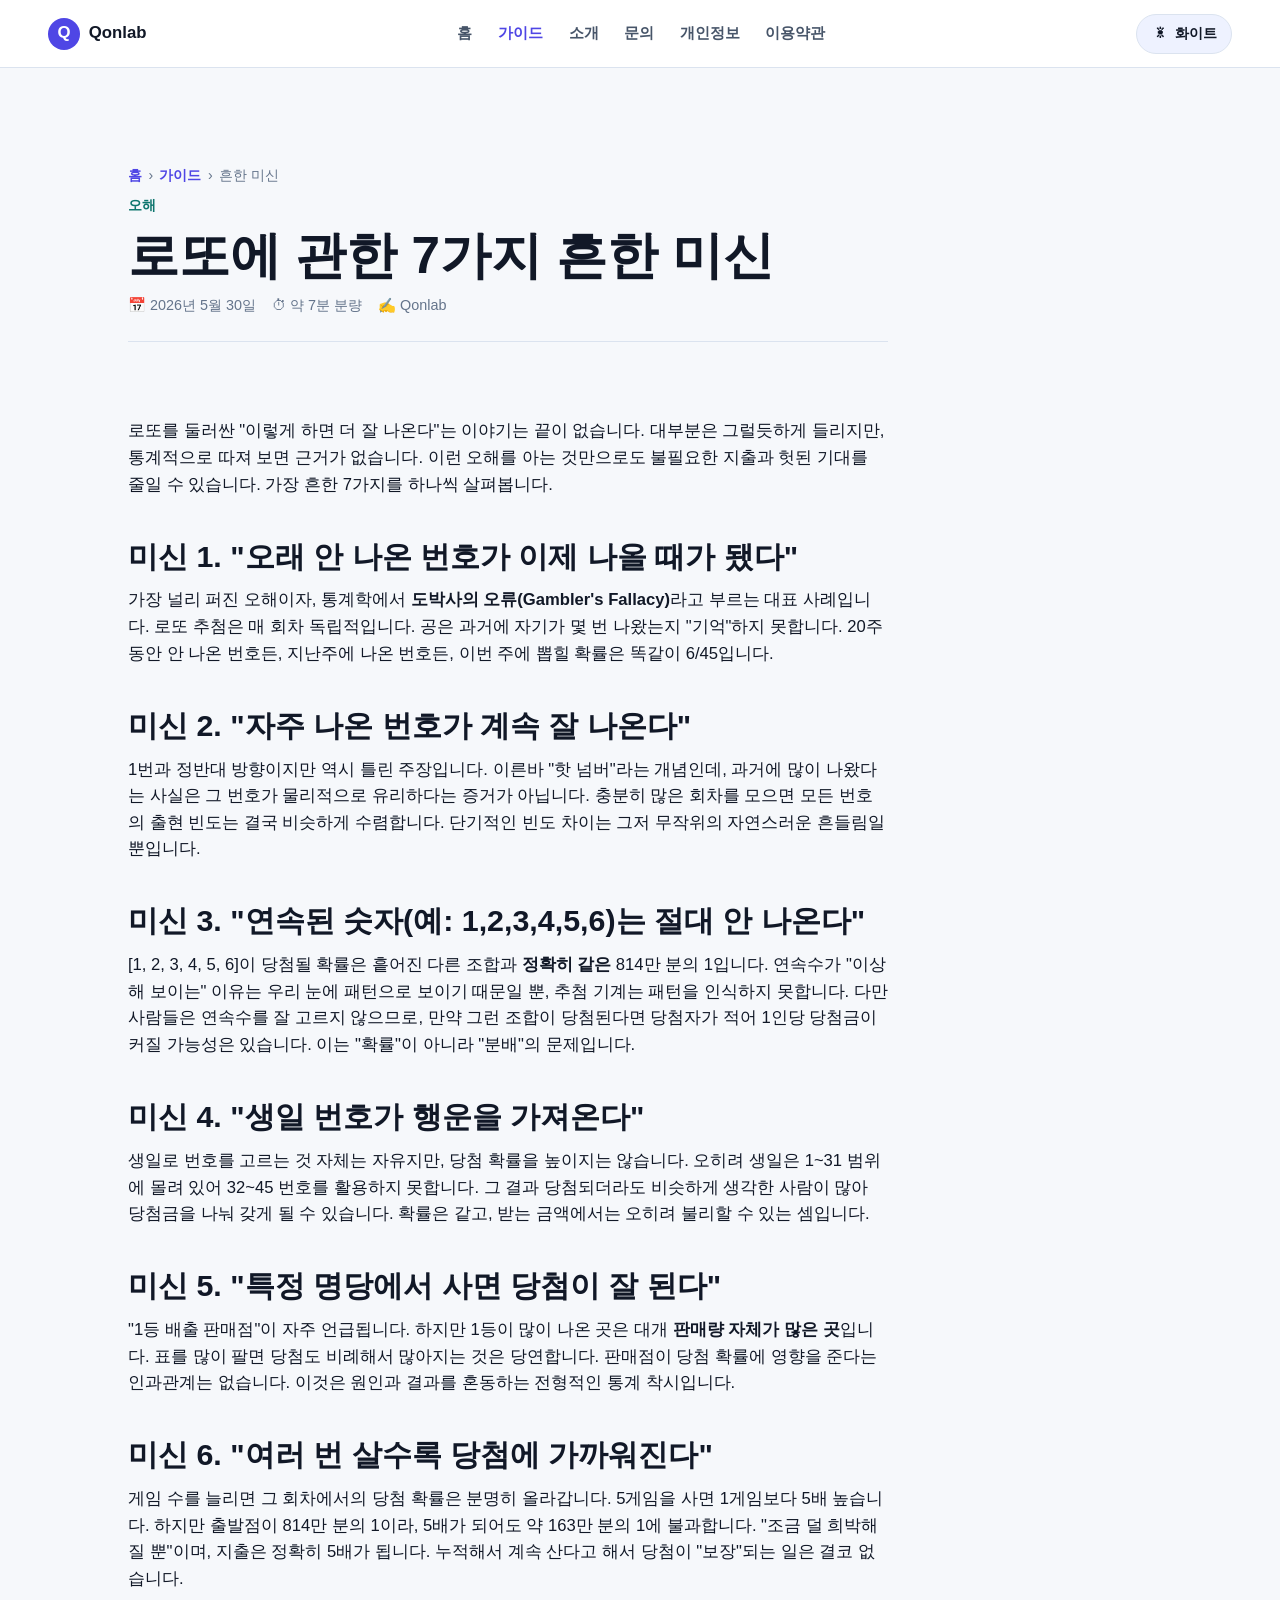
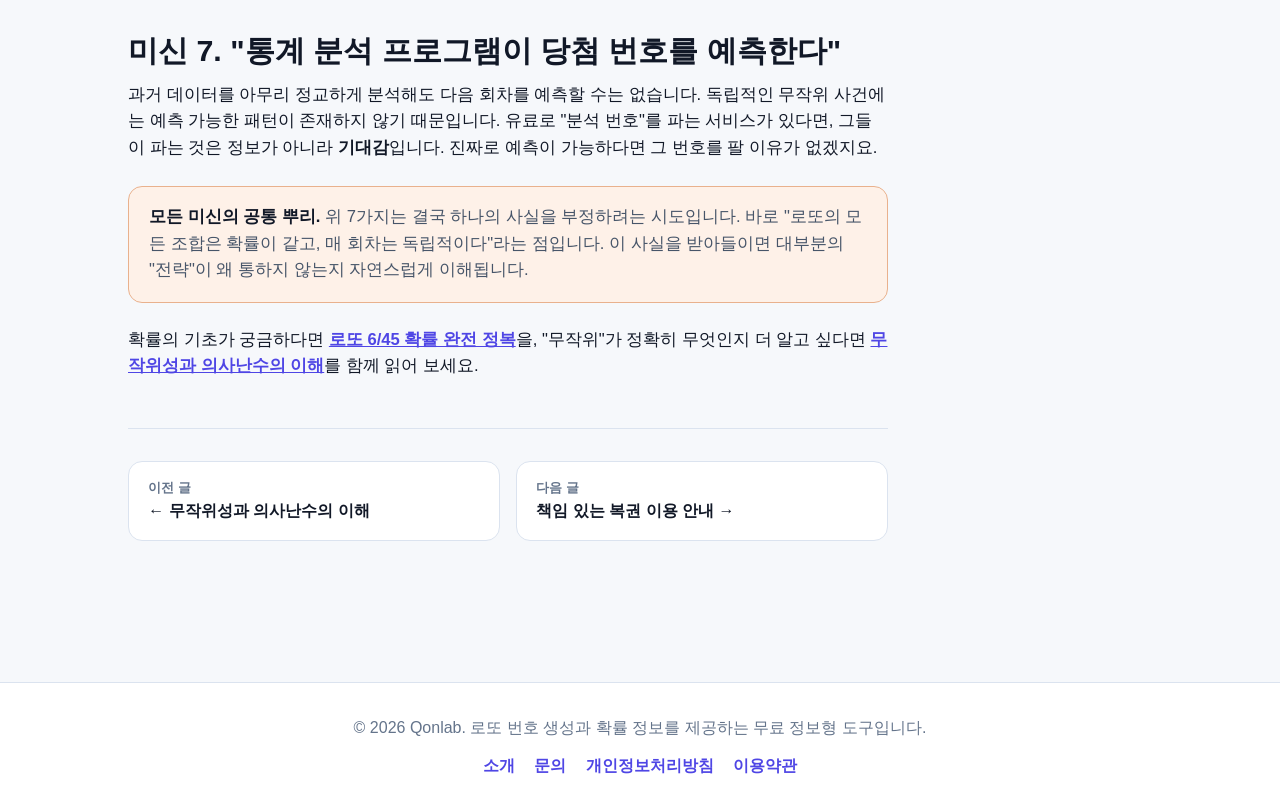
<file: guide/lotto-myths.html>
<!DOCTYPE html>
<html lang="ko">
<head>
  <!-- Google tag (gtag.js) -->
  <script async src="https://www.googletagmanager.com/gtag/js?id=G-QE24ELZTNV"></script>
  <script>
    window.dataLayer = window.dataLayer || [];
    function gtag(){dataLayer.push(arguments);}
    gtag('js', new Date());

    gtag('config', 'G-QE24ELZTNV');
  </script>
  <!-- Microsoft Clarity -->
  <script type="text/javascript">
    (function(c,l,a,r,i,t,y){
        c[a]=c[a]||function(){(c[a].q=c[a].q||[]).push(arguments)};
        t=l.createElement(r);t.async=1;t.src="https://www.clarity.ms/tag/"+i;
        y=l.getElementsByTagName(r)[0];y.parentNode.insertBefore(t,y);
    })(window, document, "clarity", "script", "wznybukfnt");
  </script>
  <meta charset="UTF-8" />
  <meta name="viewport" content="width=device-width, initial-scale=1.0" />
  <meta name="description" content="'안 나온 번호가 나올 때가 됐다', '연속수는 안 나온다', '많이 나온 번호가 또 나온다' 등 로또에 관한 7가지 흔한 미신을 통계와 확률로 하나씩 반박합니다." />
  <meta name="google-adsense-account" content="ca-pub-3906729189766983" />
  <meta name="robots" content="index, follow" />
  <link rel="canonical" href="https://visionbay.github.io/qonlab/guide/lotto-myths.html" />
  <meta property="og:type" content="article" />
  <meta property="og:locale" content="ko_KR" />
  <meta property="og:site_name" content="Qonlab" />
  <meta property="og:title" content="로또에 관한 7가지 흔한 미신" />
  <meta property="og:description" content="도박사의 오류부터 번호 패턴 미신까지 통계로 하나씩 반박합니다." />
  <meta property="og:url" content="https://visionbay.github.io/qonlab/guide/lotto-myths.html" />
  <title>로또에 관한 7가지 흔한 미신 - Qonlab</title>
  <link rel="stylesheet" href="../styles.css" />
  <script async src="https://pagead2.googlesyndication.com/pagead/js/adsbygoogle.js?client=ca-pub-3906729189766983" crossorigin="anonymous"></script>
  <script type="application/ld+json">
    {
      "@context": "https://schema.org",
      "@type": "Article",
      "headline": "로또에 관한 7가지 흔한 미신",
      "inLanguage": "ko-KR",
      "author": { "@type": "Organization", "name": "Qonlab" },
      "publisher": { "@type": "Organization", "name": "Qonlab" },
      "datePublished": "2026-05-30",
      "dateModified": "2026-05-30",
      "mainEntityOfPage": "https://visionbay.github.io/qonlab/guide/lotto-myths.html",
      "description": "로또에 관한 흔한 오해를 통계로 반박합니다."
    }
  </script>
</head>
<body>
  <a class="skip-link" href="#main">본문 바로가기</a>

  <header class="site-header">
    <a class="brand" href="../index.html" aria-label="Qonlab 홈으로 이동">
      <span class="brand-mark" aria-hidden="true">Q</span>
      <span>Qonlab</span>
    </a>
    <button class="nav-toggle" id="navToggle" type="button" aria-expanded="false" aria-controls="siteNav">
      <span aria-hidden="true">☰</span> 메뉴
    </button>
    <nav class="site-nav" id="siteNav" aria-label="주요 메뉴">
      <a href="../index.html">홈</a>
      <a href="index.html" class="is-active">가이드</a>
      <a href="../about.html">소개</a>
      <a href="../contact.html">문의</a>
      <a href="../privacy.html">개인정보</a>
      <a href="../terms.html">이용약관</a>
    </nav>
    <button class="theme-toggle" id="themeToggle" type="button" aria-label="다크 모드로 전환" aria-pressed="false">
      <span class="theme-toggle__icon" aria-hidden="true">☀</span>
      <span class="theme-toggle__text">화이트</span>
    </button>
  </header>

  <main id="main">
    <div class="page-hero">
      <ul class="breadcrumb">
        <li><a href="../index.html">홈</a></li>
        <li><a href="index.html">가이드</a></li>
        <li>흔한 미신</li>
      </ul>
      <p class="eyebrow">오해</p>
      <h1>로또에 관한 7가지 흔한 미신</h1>
      <div class="article-meta">
        <span>📅 2026년 5월 30일</span>
        <span>⏱ 약 7분 분량</span>
        <span>✍ Qonlab</span>
      </div>
    </div>

    <article class="content-section prose">
      <p>
        로또를 둘러싼 "이렇게 하면 더 잘 나온다"는 이야기는 끝이 없습니다. 대부분은 그럴듯하게 들리지만,
        통계적으로 따져 보면 근거가 없습니다. 이런 오해를 아는 것만으로도 불필요한 지출과 헛된 기대를 줄일 수 있습니다.
        가장 흔한 7가지를 하나씩 살펴봅니다.
      </p>

      <h2>미신 1. "오래 안 나온 번호가 이제 나올 때가 됐다"</h2>
      <p>
        가장 널리 퍼진 오해이자, 통계학에서 <strong>도박사의 오류(Gambler's Fallacy)</strong>라고 부르는 대표 사례입니다.
        로또 추첨은 매 회차 독립적입니다. 공은 과거에 자기가 몇 번 나왔는지 "기억"하지 못합니다.
        20주 동안 안 나온 번호든, 지난주에 나온 번호든, 이번 주에 뽑힐 확률은 똑같이 6/45입니다.
      </p>

      <h2>미신 2. "자주 나온 번호가 계속 잘 나온다"</h2>
      <p>
        1번과 정반대 방향이지만 역시 틀린 주장입니다. 이른바 "핫 넘버"라는 개념인데, 과거에 많이 나왔다는 사실은
        그 번호가 물리적으로 유리하다는 증거가 아닙니다. 충분히 많은 회차를 모으면 모든 번호의 출현 빈도는
        결국 비슷하게 수렴합니다. 단기적인 빈도 차이는 그저 무작위의 자연스러운 흔들림일 뿐입니다.
      </p>

      <h2>미신 3. "연속된 숫자(예: 1,2,3,4,5,6)는 절대 안 나온다"</h2>
      <p>
        [1, 2, 3, 4, 5, 6]이 당첨될 확률은 흩어진 다른 조합과 <strong>정확히 같은</strong> 814만 분의 1입니다.
        연속수가 "이상해 보이는" 이유는 우리 눈에 패턴으로 보이기 때문일 뿐, 추첨 기계는 패턴을 인식하지 못합니다.
        다만 사람들은 연속수를 잘 고르지 않으므로, 만약 그런 조합이 당첨된다면 당첨자가 적어 1인당 당첨금이
        커질 가능성은 있습니다. 이는 "확률"이 아니라 "분배"의 문제입니다.
      </p>

      <h2>미신 4. "생일 번호가 행운을 가져온다"</h2>
      <p>
        생일로 번호를 고르는 것 자체는 자유지만, 당첨 확률을 높이지는 않습니다. 오히려 생일은 1~31 범위에
        몰려 있어 32~45 번호를 활용하지 못합니다. 그 결과 당첨되더라도 비슷하게 생각한 사람이 많아
        당첨금을 나눠 갖게 될 수 있습니다. 확률은 같고, 받는 금액에서는 오히려 불리할 수 있는 셈입니다.
      </p>

      <h2>미신 5. "특정 명당에서 사면 당첨이 잘 된다"</h2>
      <p>
        "1등 배출 판매점"이 자주 언급됩니다. 하지만 1등이 많이 나온 곳은 대개 <strong>판매량 자체가 많은 곳</strong>입니다.
        표를 많이 팔면 당첨도 비례해서 많아지는 것은 당연합니다. 판매점이 당첨 확률에 영향을 준다는 인과관계는 없습니다.
        이것은 원인과 결과를 혼동하는 전형적인 통계 착시입니다.
      </p>

      <h2>미신 6. "여러 번 살수록 당첨에 가까워진다"</h2>
      <p>
        게임 수를 늘리면 그 회차에서의 당첨 확률은 분명히 올라갑니다. 5게임을 사면 1게임보다 5배 높습니다.
        하지만 출발점이 814만 분의 1이라, 5배가 되어도 약 163만 분의 1에 불과합니다. "조금 덜 희박해질 뿐"이며,
        지출은 정확히 5배가 됩니다. 누적해서 계속 산다고 해서 당첨이 "보장"되는 일은 결코 없습니다.
      </p>

      <h2>미신 7. "통계 분석 프로그램이 당첨 번호를 예측한다"</h2>
      <p>
        과거 데이터를 아무리 정교하게 분석해도 다음 회차를 예측할 수는 없습니다. 독립적인 무작위 사건에는
        예측 가능한 패턴이 존재하지 않기 때문입니다. 유료로 "분석 번호"를 파는 서비스가 있다면,
        그들이 파는 것은 정보가 아니라 <strong>기대감</strong>입니다. 진짜로 예측이 가능하다면 그 번호를 팔 이유가 없겠지요.
      </p>

      <div class="callout">
        <p><strong>모든 미신의 공통 뿌리.</strong> 위 7가지는 결국 하나의 사실을 부정하려는 시도입니다.
        바로 "로또의 모든 조합은 확률이 같고, 매 회차는 독립적이다"라는 점입니다. 이 사실을 받아들이면
        대부분의 "전략"이 왜 통하지 않는지 자연스럽게 이해됩니다.</p>
      </div>

      <p>
        확률의 기초가 궁금하다면 <a href="lotto-probability.html">로또 6/45 확률 완전 정복</a>을,
        "무작위"가 정확히 무엇인지 더 알고 싶다면 <a href="random-number-generation.html">무작위성과 의사난수의 이해</a>를 함께 읽어 보세요.
      </p>

      <nav class="article-nav" aria-label="다른 글">
        <a href="random-number-generation.html"><span>이전 글</span><strong>← 무작위성과 의사난수의 이해</strong></a>
        <a href="responsible-play.html"><span>다음 글</span><strong>책임 있는 복권 이용 안내 →</strong></a>
      </nav>
    </article>
  </main>

  <footer class="site-footer">
    <p>© <span data-year>2026</span> Qonlab. 로또 번호 생성과 확률 정보를 제공하는 무료 정보형 도구입니다.</p>
    <nav aria-label="푸터 메뉴">
      <a href="../about.html">소개</a>
      <a href="../contact.html">문의</a>
      <a href="../privacy.html">개인정보처리방침</a>
      <a href="../terms.html">이용약관</a>
    </nav>
  </footer>

  <script src="../script.js"></script>
</body>
</html>
</file>
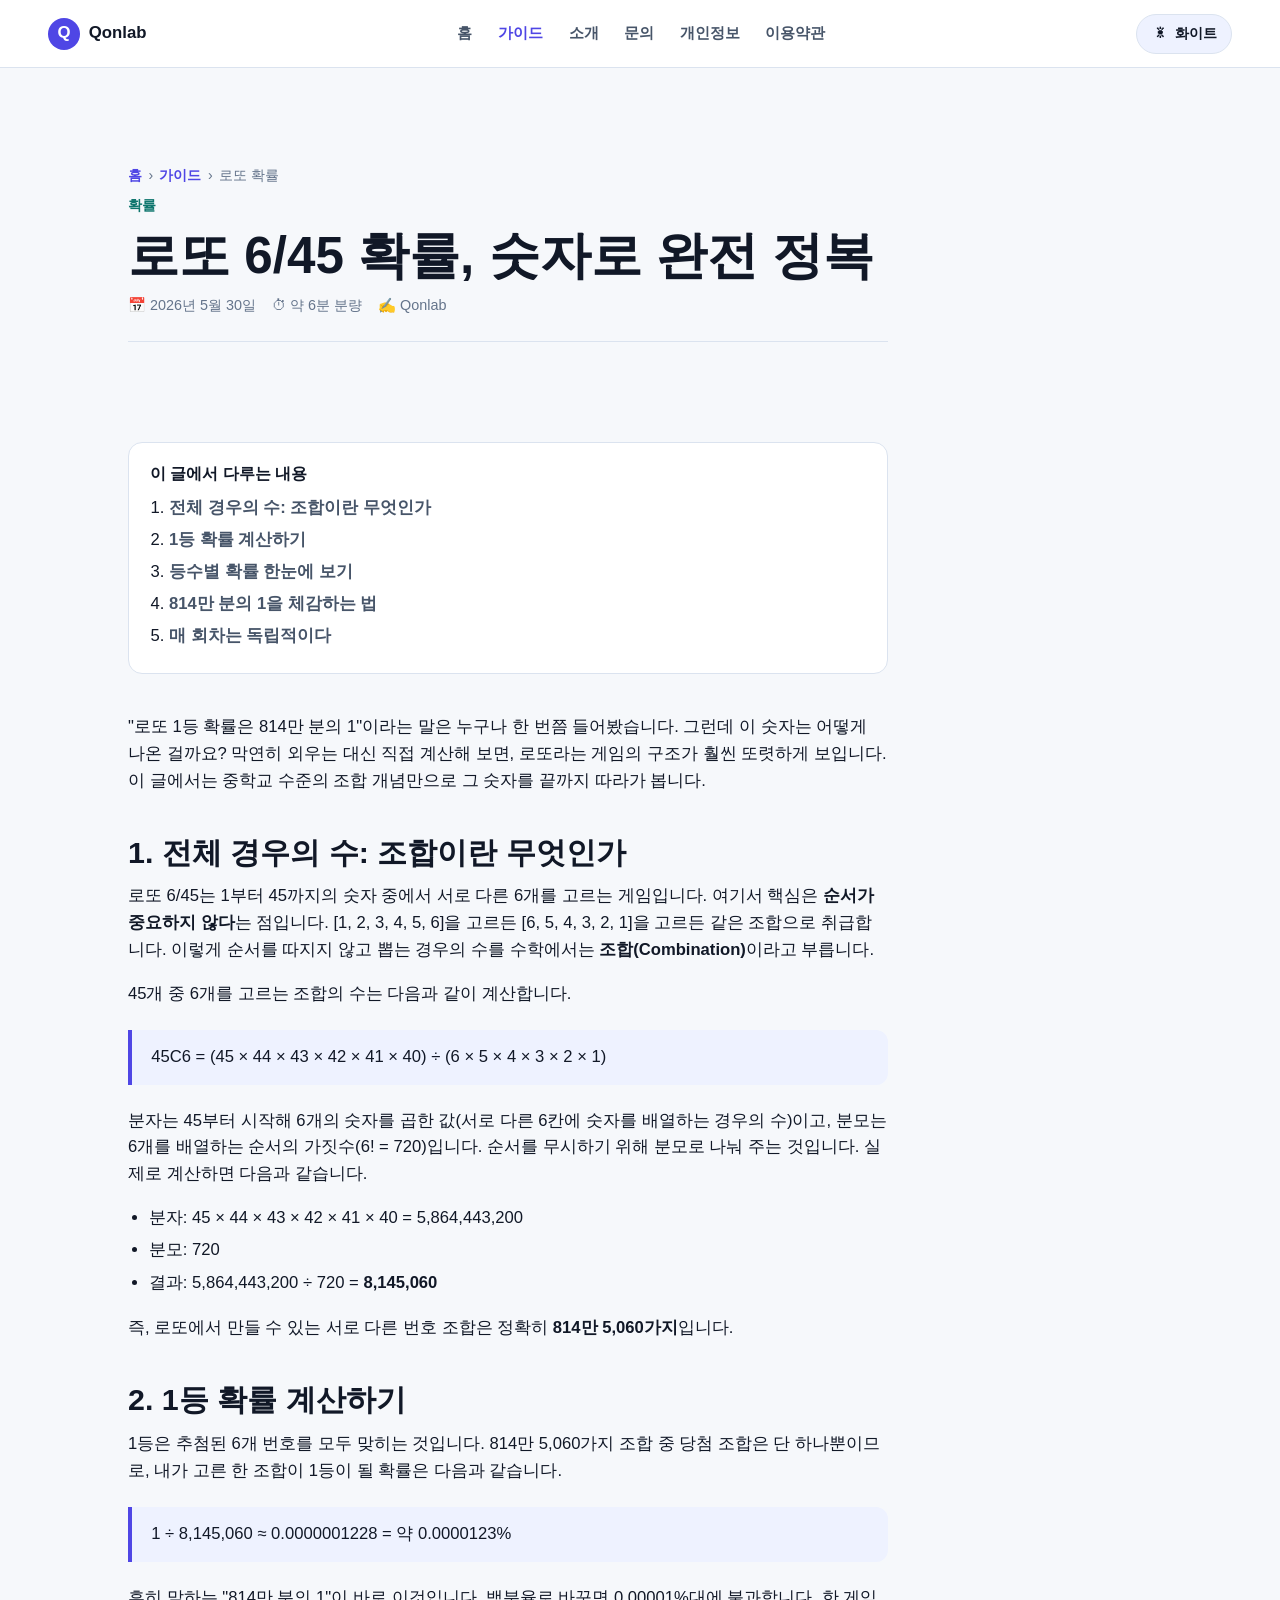
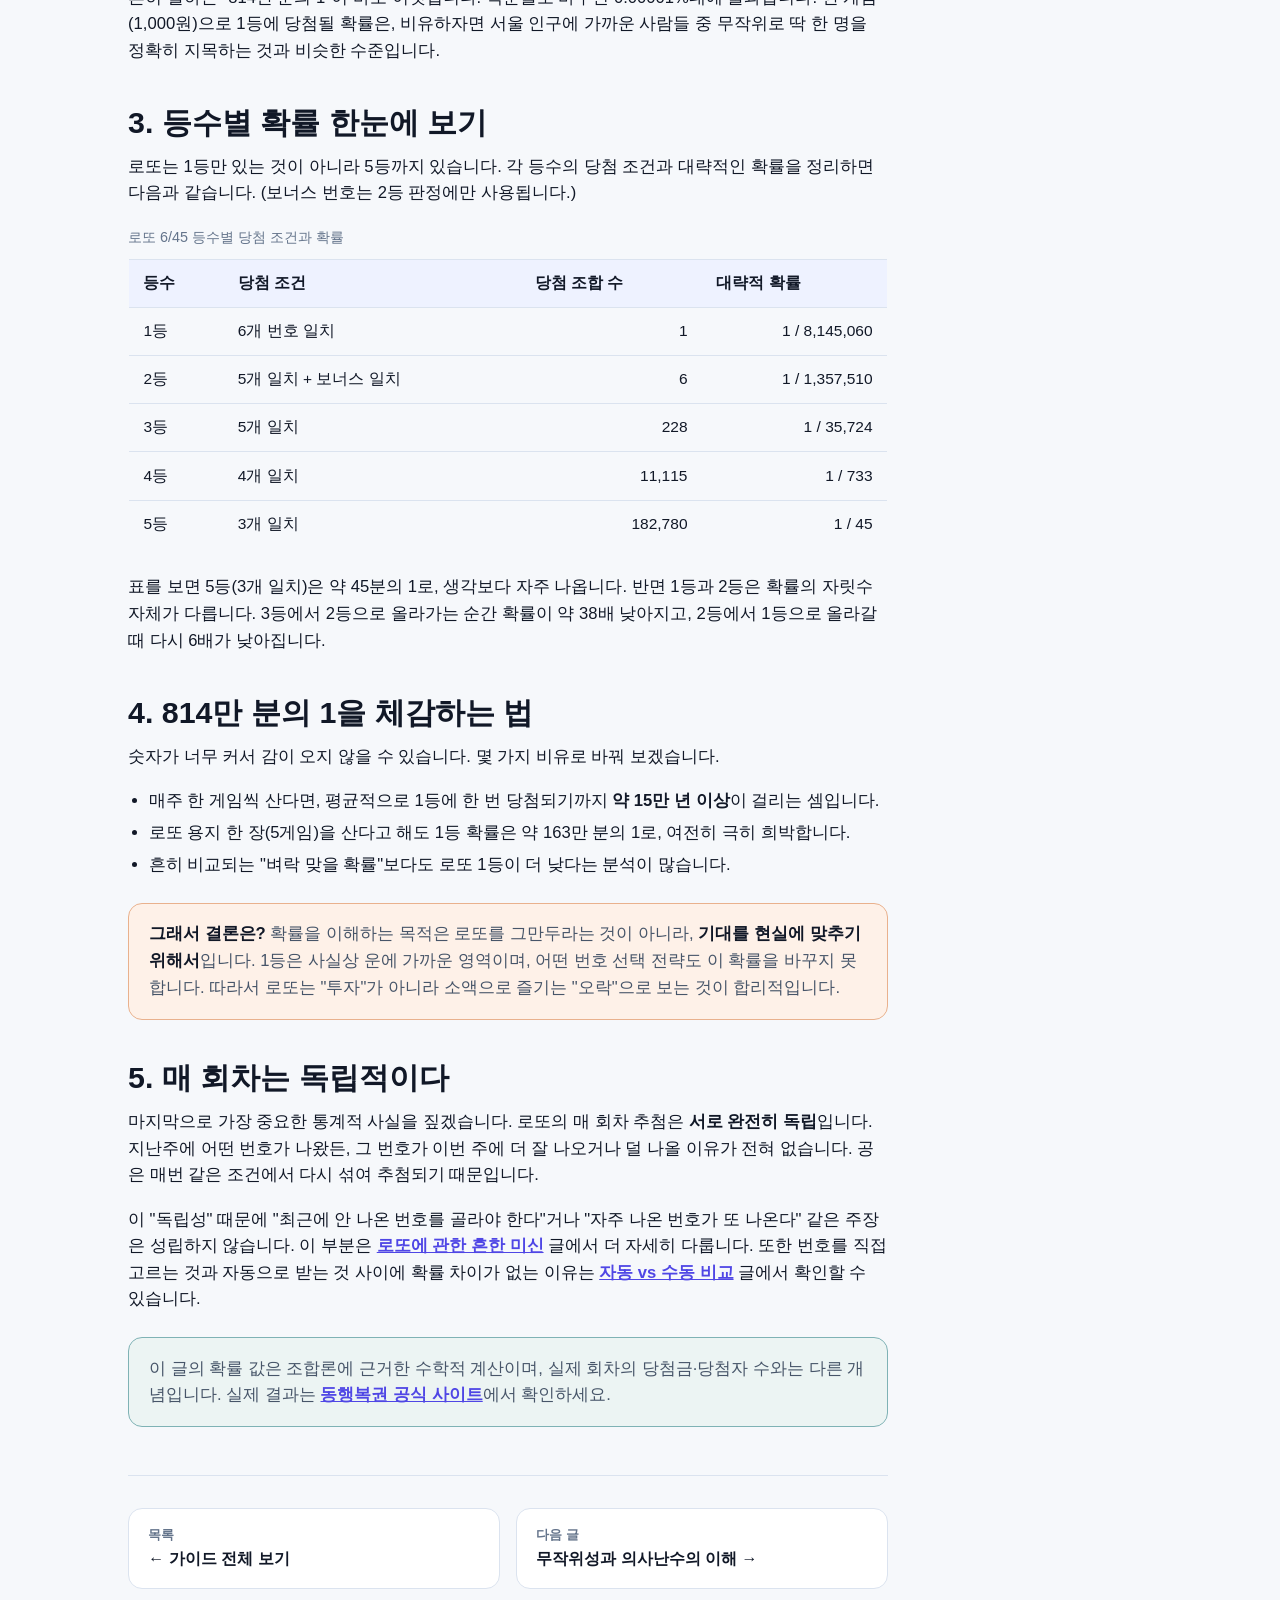
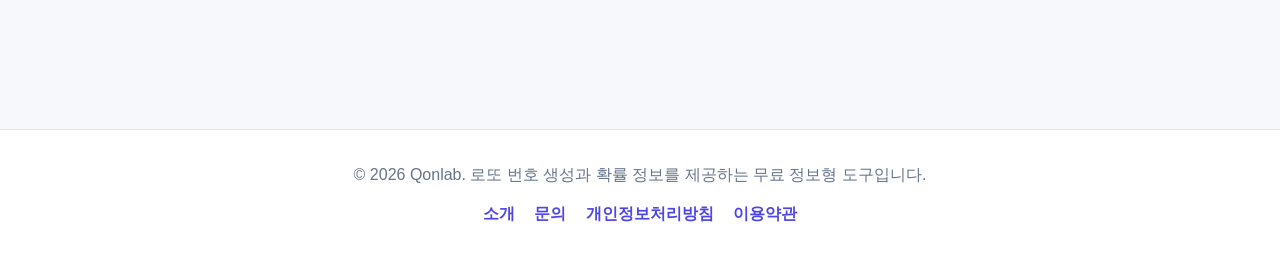
<file: guide/lotto-probability.html>
<!DOCTYPE html>
<html lang="ko">
<head>
  <!-- Google tag (gtag.js) -->
  <script async src="https://www.googletagmanager.com/gtag/js?id=G-QE24ELZTNV"></script>
  <script>
    window.dataLayer = window.dataLayer || [];
    function gtag(){dataLayer.push(arguments);}
    gtag('js', new Date());

    gtag('config', 'G-QE24ELZTNV');
  </script>
  <!-- Microsoft Clarity -->
  <script type="text/javascript">
    (function(c,l,a,r,i,t,y){
        c[a]=c[a]||function(){(c[a].q=c[a].q||[]).push(arguments)};
        t=l.createElement(r);t.async=1;t.src="https://www.clarity.ms/tag/"+i;
        y=l.getElementsByTagName(r)[0];y.parentNode.insertBefore(t,y);
    })(window, document, "clarity", "script", "wznybukfnt");
  </script>
  <meta charset="UTF-8" />
  <meta name="viewport" content="width=device-width, initial-scale=1.0" />
  <meta name="description" content="로또 6/45 1등 확률 814만 분의 1은 어떻게 계산될까? 조합 공식으로 전체 경우의 수를 구하고, 1등부터 5등까지 등수별 당첨 확률을 단계별로 설명합니다." />
  <meta name="google-adsense-account" content="ca-pub-3906729189766983" />
  <meta name="robots" content="index, follow" />
  <link rel="canonical" href="https://visionbay.github.io/qonlab/guide/lotto-probability.html" />
  <meta property="og:type" content="article" />
  <meta property="og:locale" content="ko_KR" />
  <meta property="og:site_name" content="Qonlab" />
  <meta property="og:title" content="로또 6/45 확률, 숫자로 완전 정복" />
  <meta property="og:description" content="814만 분의 1이 어떻게 나오는지 조합 공식으로 계산하고 등수별 확률을 정리합니다." />
  <meta property="og:url" content="https://visionbay.github.io/qonlab/guide/lotto-probability.html" />
  <title>로또 6/45 확률, 숫자로 완전 정복 - Qonlab</title>
  <link rel="stylesheet" href="../styles.css" />
  <script async src="https://pagead2.googlesyndication.com/pagead/js/adsbygoogle.js?client=ca-pub-3906729189766983" crossorigin="anonymous"></script>
  <script type="application/ld+json">
    {
      "@context": "https://schema.org",
      "@type": "Article",
      "headline": "로또 6/45 확률, 숫자로 완전 정복",
      "inLanguage": "ko-KR",
      "author": { "@type": "Organization", "name": "Qonlab" },
      "publisher": { "@type": "Organization", "name": "Qonlab" },
      "datePublished": "2026-05-30",
      "dateModified": "2026-05-30",
      "mainEntityOfPage": "https://visionbay.github.io/qonlab/guide/lotto-probability.html",
      "description": "로또 6/45 1등 확률이 어떻게 계산되는지 조합 공식으로 설명하고 등수별 확률을 정리합니다."
    }
  </script>
</head>
<body>
  <a class="skip-link" href="#main">본문 바로가기</a>

  <header class="site-header">
    <a class="brand" href="../index.html" aria-label="Qonlab 홈으로 이동">
      <span class="brand-mark" aria-hidden="true">Q</span>
      <span>Qonlab</span>
    </a>
    <button class="nav-toggle" id="navToggle" type="button" aria-expanded="false" aria-controls="siteNav">
      <span aria-hidden="true">☰</span> 메뉴
    </button>
    <nav class="site-nav" id="siteNav" aria-label="주요 메뉴">
      <a href="../index.html">홈</a>
      <a href="index.html" class="is-active">가이드</a>
      <a href="../about.html">소개</a>
      <a href="../contact.html">문의</a>
      <a href="../privacy.html">개인정보</a>
      <a href="../terms.html">이용약관</a>
    </nav>
    <button class="theme-toggle" id="themeToggle" type="button" aria-label="다크 모드로 전환" aria-pressed="false">
      <span class="theme-toggle__icon" aria-hidden="true">☀</span>
      <span class="theme-toggle__text">화이트</span>
    </button>
  </header>

  <main id="main">
    <div class="page-hero">
      <ul class="breadcrumb">
        <li><a href="../index.html">홈</a></li>
        <li><a href="index.html">가이드</a></li>
        <li>로또 확률</li>
      </ul>
      <p class="eyebrow">확률</p>
      <h1>로또 6/45 확률, 숫자로 완전 정복</h1>
      <div class="article-meta">
        <span>📅 2026년 5월 30일</span>
        <span>⏱ 약 6분 분량</span>
        <span>✍ Qonlab</span>
      </div>
    </div>

    <article class="content-section prose">
      <div class="toc">
        <strong>이 글에서 다루는 내용</strong>
        <ol>
          <li><a href="#combination">전체 경우의 수: 조합이란 무엇인가</a></li>
          <li><a href="#first-prize">1등 확률 계산하기</a></li>
          <li><a href="#each-rank">등수별 확률 한눈에 보기</a></li>
          <li><a href="#intuition">814만 분의 1을 체감하는 법</a></li>
          <li><a href="#independent">매 회차는 독립적이다</a></li>
        </ol>
      </div>

      <p>
        "로또 1등 확률은 814만 분의 1"이라는 말은 누구나 한 번쯤 들어봤습니다. 그런데 이 숫자는
        어떻게 나온 걸까요? 막연히 외우는 대신 직접 계산해 보면, 로또라는 게임의 구조가 훨씬 또렷하게 보입니다.
        이 글에서는 중학교 수준의 조합 개념만으로 그 숫자를 끝까지 따라가 봅니다.
      </p>

      <h2 id="combination">1. 전체 경우의 수: 조합이란 무엇인가</h2>
      <p>
        로또 6/45는 1부터 45까지의 숫자 중에서 서로 다른 6개를 고르는 게임입니다. 여기서 핵심은
        <strong>순서가 중요하지 않다</strong>는 점입니다. [1, 2, 3, 4, 5, 6]을 고르든 [6, 5, 4, 3, 2, 1]을 고르든
        같은 조합으로 취급합니다. 이렇게 순서를 따지지 않고 뽑는 경우의 수를 수학에서는 <strong>조합(Combination)</strong>이라고 부릅니다.
      </p>
      <p>
        45개 중 6개를 고르는 조합의 수는 다음과 같이 계산합니다.
      </p>
      <blockquote>
        <p>45C6 = (45 × 44 × 43 × 42 × 41 × 40) ÷ (6 × 5 × 4 × 3 × 2 × 1)</p>
      </blockquote>
      <p>
        분자는 45부터 시작해 6개의 숫자를 곱한 값(서로 다른 6칸에 숫자를 배열하는 경우의 수)이고,
        분모는 6개를 배열하는 순서의 가짓수(6! = 720)입니다. 순서를 무시하기 위해 분모로 나눠 주는 것입니다.
        실제로 계산하면 다음과 같습니다.
      </p>
      <ul>
        <li>분자: 45 × 44 × 43 × 42 × 41 × 40 = 5,864,443,200</li>
        <li>분모: 720</li>
        <li>결과: 5,864,443,200 ÷ 720 = <strong>8,145,060</strong></li>
      </ul>
      <p>
        즉, 로또에서 만들 수 있는 서로 다른 번호 조합은 정확히 <strong>814만 5,060가지</strong>입니다.
      </p>

      <h2 id="first-prize">2. 1등 확률 계산하기</h2>
      <p>
        1등은 추첨된 6개 번호를 모두 맞히는 것입니다. 814만 5,060가지 조합 중 당첨 조합은 단 하나뿐이므로,
        내가 고른 한 조합이 1등이 될 확률은 다음과 같습니다.
      </p>
      <blockquote>
        <p>1 ÷ 8,145,060 ≈ 0.0000001228 = 약 0.0000123%</p>
      </blockquote>
      <p>
        흔히 말하는 "814만 분의 1"이 바로 이것입니다. 백분율로 바꾸면 0.00001%대에 불과합니다.
        한 게임(1,000원)으로 1등에 당첨될 확률은, 비유하자면 서울 인구에 가까운 사람들 중 무작위로
        딱 한 명을 정확히 지목하는 것과 비슷한 수준입니다.
      </p>

      <h2 id="each-rank">3. 등수별 확률 한눈에 보기</h2>
      <p>
        로또는 1등만 있는 것이 아니라 5등까지 있습니다. 각 등수의 당첨 조건과 대략적인 확률을 정리하면 다음과 같습니다.
        (보너스 번호는 2등 판정에만 사용됩니다.)
      </p>
      <table class="data-table">
        <caption>로또 6/45 등수별 당첨 조건과 확률</caption>
        <thead>
          <tr><th>등수</th><th>당첨 조건</th><th>당첨 조합 수</th><th>대략적 확률</th></tr>
        </thead>
        <tbody>
          <tr><td>1등</td><td>6개 번호 일치</td><td class="num">1</td><td class="num">1 / 8,145,060</td></tr>
          <tr><td>2등</td><td>5개 일치 + 보너스 일치</td><td class="num">6</td><td class="num">1 / 1,357,510</td></tr>
          <tr><td>3등</td><td>5개 일치</td><td class="num">228</td><td class="num">1 / 35,724</td></tr>
          <tr><td>4등</td><td>4개 일치</td><td class="num">11,115</td><td class="num">1 / 733</td></tr>
          <tr><td>5등</td><td>3개 일치</td><td class="num">182,780</td><td class="num">1 / 45</td></tr>
        </tbody>
      </table>
      <p>
        표를 보면 5등(3개 일치)은 약 45분의 1로, 생각보다 자주 나옵니다. 반면 1등과 2등은
        확률의 자릿수 자체가 다릅니다. 3등에서 2등으로 올라가는 순간 확률이 약 38배 낮아지고,
        2등에서 1등으로 올라갈 때 다시 6배가 낮아집니다.
      </p>

      <h2 id="intuition">4. 814만 분의 1을 체감하는 법</h2>
      <p>
        숫자가 너무 커서 감이 오지 않을 수 있습니다. 몇 가지 비유로 바꿔 보겠습니다.
      </p>
      <ul>
        <li>매주 한 게임씩 산다면, 평균적으로 1등에 한 번 당첨되기까지 <strong>약 15만 년 이상</strong>이 걸리는 셈입니다.</li>
        <li>로또 용지 한 장(5게임)을 산다고 해도 1등 확률은 약 163만 분의 1로, 여전히 극히 희박합니다.</li>
        <li>흔히 비교되는 "벼락 맞을 확률"보다도 로또 1등이 더 낮다는 분석이 많습니다.</li>
      </ul>
      <div class="callout">
        <p><strong>그래서 결론은?</strong> 확률을 이해하는 목적은 로또를 그만두라는 것이 아니라,
        <strong>기대를 현실에 맞추기 위해서</strong>입니다. 1등은 사실상 운에 가까운 영역이며, 어떤 번호 선택 전략도
        이 확률을 바꾸지 못합니다. 따라서 로또는 "투자"가 아니라 소액으로 즐기는 "오락"으로 보는 것이 합리적입니다.</p>
      </div>

      <h2 id="independent">5. 매 회차는 독립적이다</h2>
      <p>
        마지막으로 가장 중요한 통계적 사실을 짚겠습니다. 로또의 매 회차 추첨은 <strong>서로 완전히 독립</strong>입니다.
        지난주에 어떤 번호가 나왔든, 그 번호가 이번 주에 더 잘 나오거나 덜 나올 이유가 전혀 없습니다.
        공은 매번 같은 조건에서 다시 섞여 추첨되기 때문입니다.
      </p>
      <p>
        이 "독립성" 때문에 "최근에 안 나온 번호를 골라야 한다"거나 "자주 나온 번호가 또 나온다" 같은
        주장은 성립하지 않습니다. 이 부분은 <a href="lotto-myths.html">로또에 관한 흔한 미신</a> 글에서 더 자세히 다룹니다.
        또한 번호를 직접 고르는 것과 자동으로 받는 것 사이에 확률 차이가 없는 이유는
        <a href="auto-vs-manual.html">자동 vs 수동 비교</a> 글에서 확인할 수 있습니다.
      </p>

      <div class="callout callout--info">
        <p>이 글의 확률 값은 조합론에 근거한 수학적 계산이며, 실제 회차의 당첨금·당첨자 수와는 다른 개념입니다.
        실제 결과는 <a href="https://www.dhlottery.co.kr/" target="_blank" rel="noopener noreferrer">동행복권 공식 사이트</a>에서 확인하세요.</p>
      </div>

      <nav class="article-nav" aria-label="다른 글">
        <a href="index.html"><span>목록</span><strong>← 가이드 전체 보기</strong></a>
        <a href="random-number-generation.html"><span>다음 글</span><strong>무작위성과 의사난수의 이해 →</strong></a>
      </nav>
    </article>
  </main>

  <footer class="site-footer">
    <p>© <span data-year>2026</span> Qonlab. 로또 번호 생성과 확률 정보를 제공하는 무료 정보형 도구입니다.</p>
    <nav aria-label="푸터 메뉴">
      <a href="../about.html">소개</a>
      <a href="../contact.html">문의</a>
      <a href="../privacy.html">개인정보처리방침</a>
      <a href="../terms.html">이용약관</a>
    </nav>
  </footer>

  <script src="../script.js"></script>
</body>
</html>
</file>
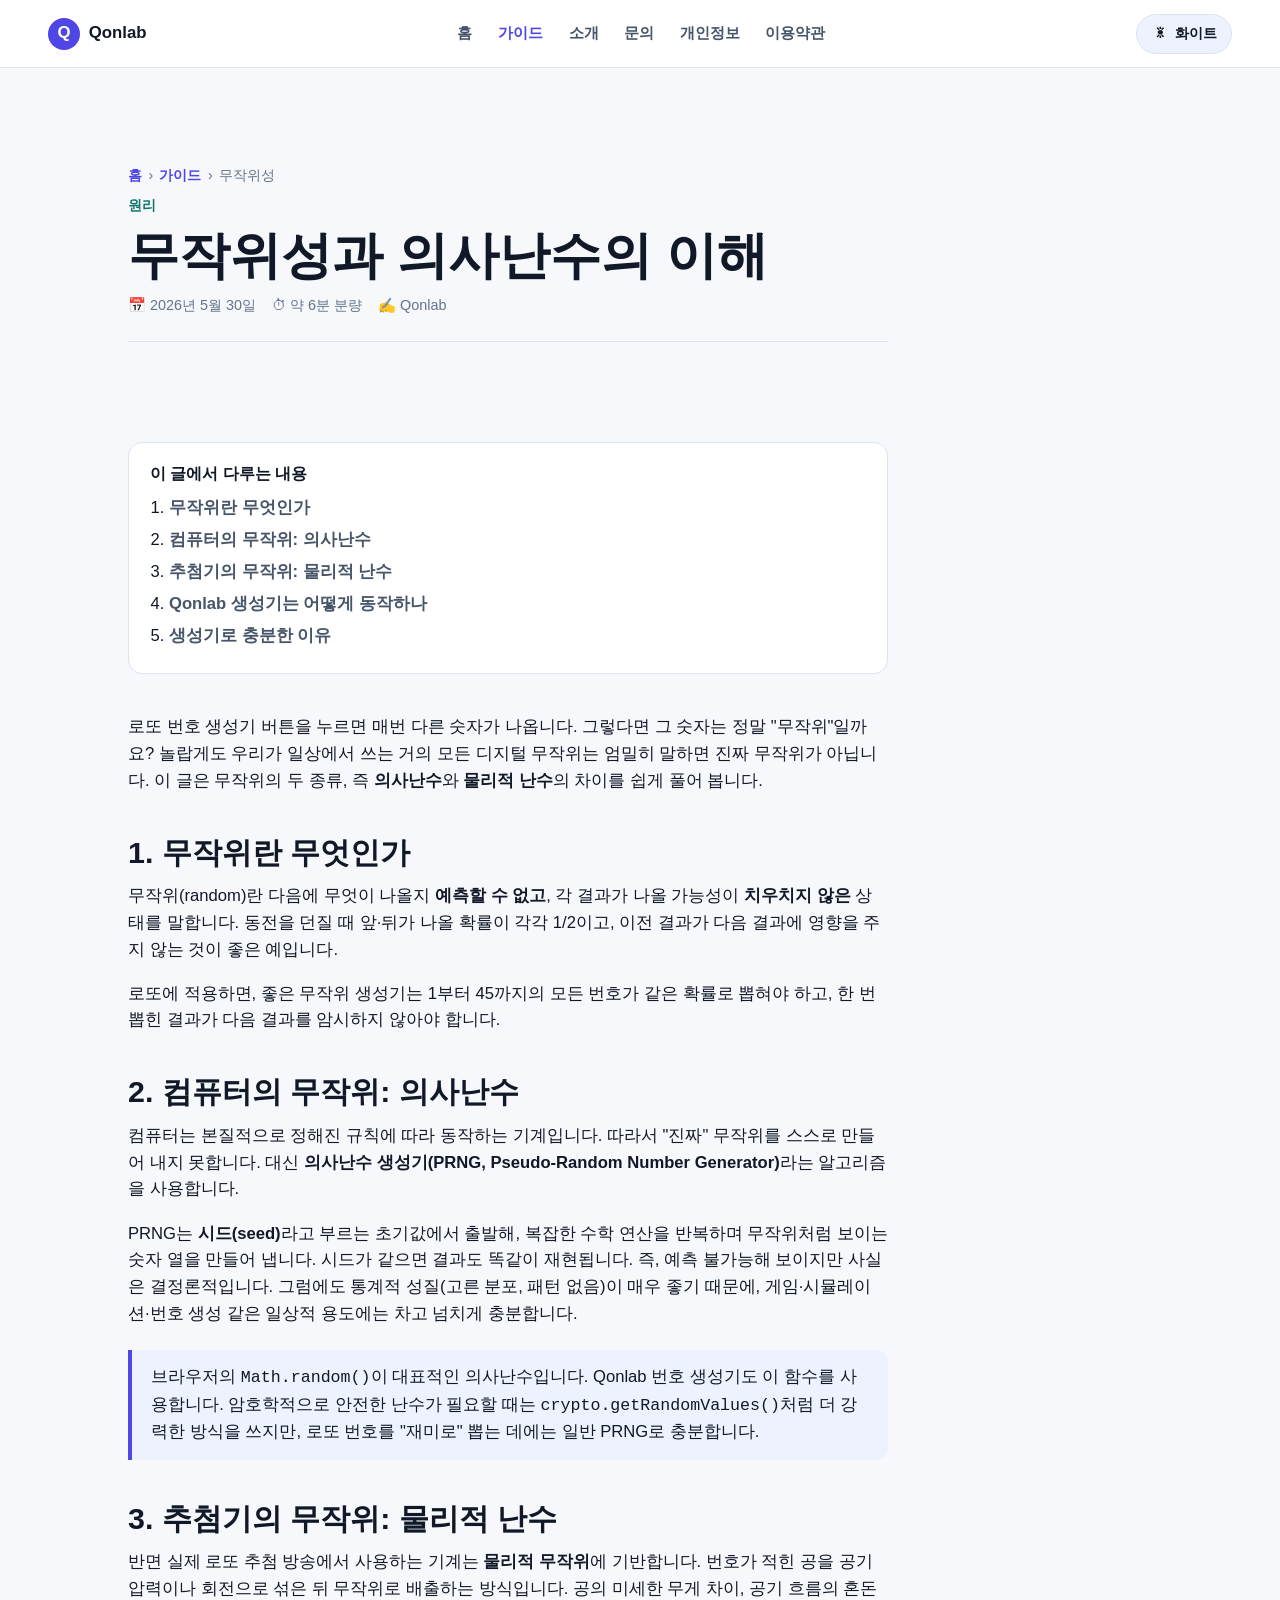
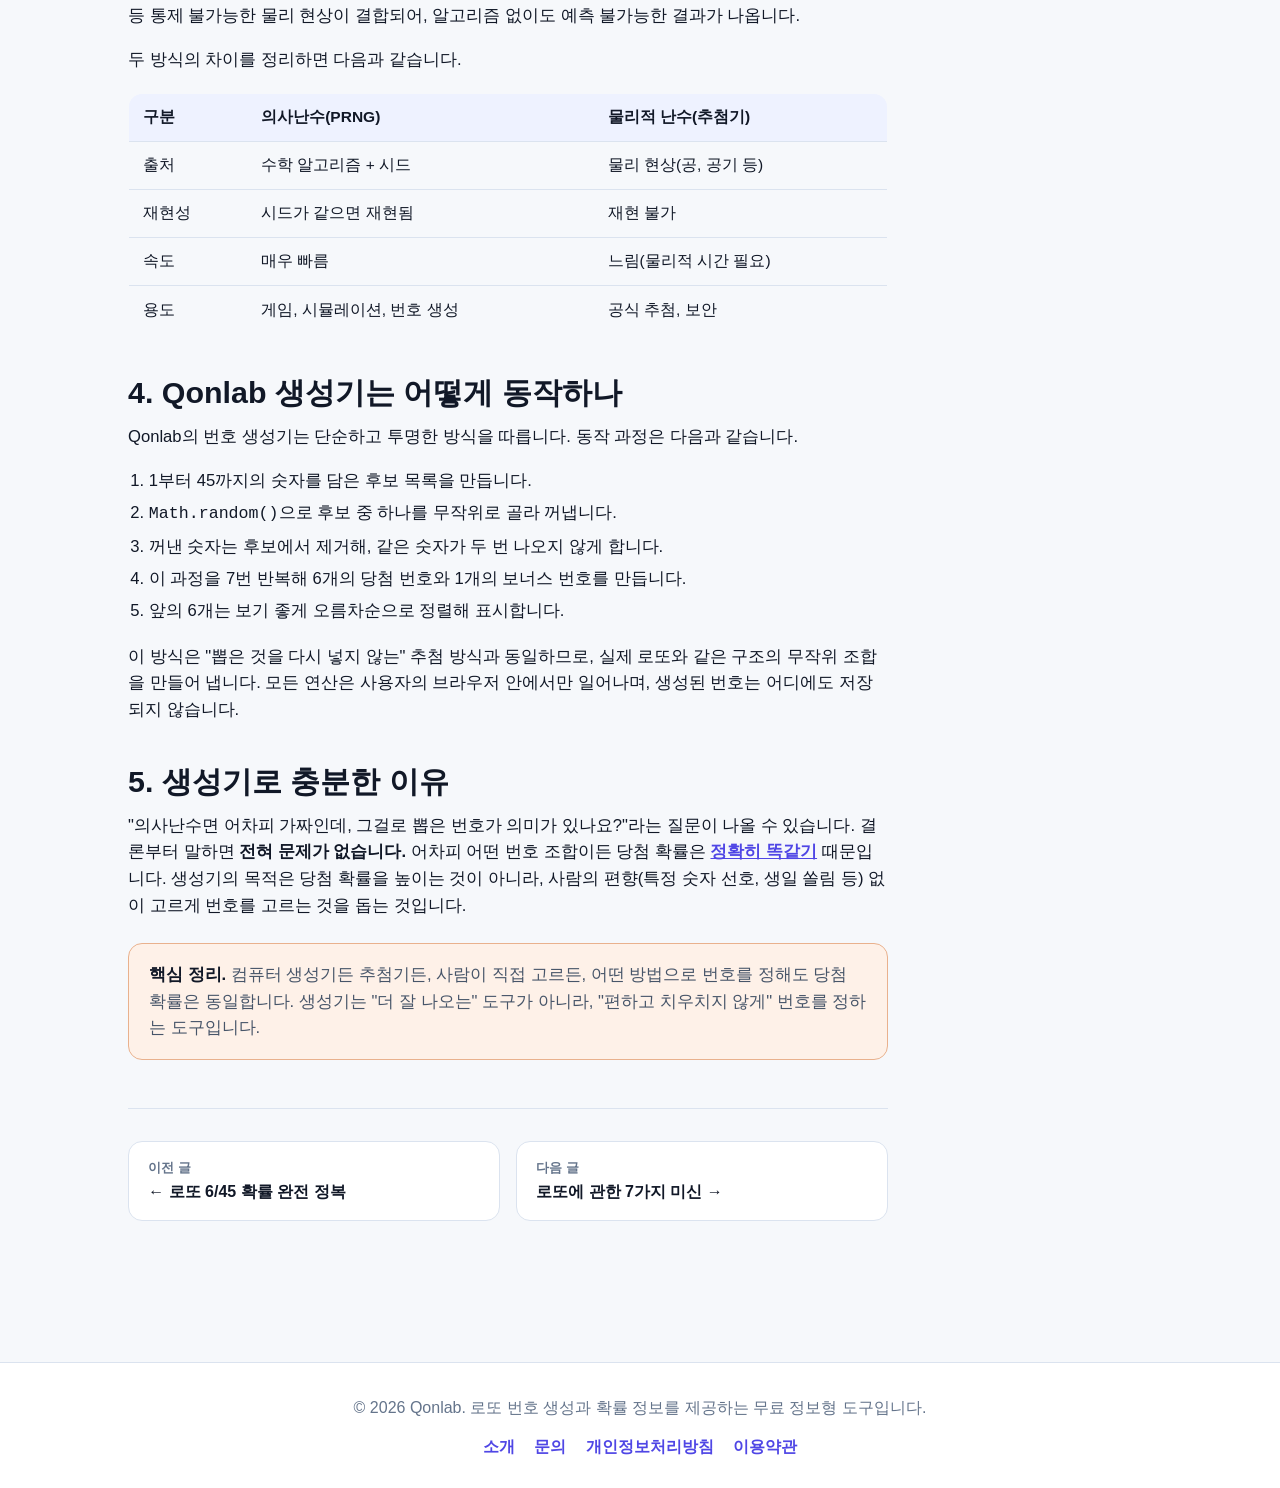
<file: guide/random-number-generation.html>
<!DOCTYPE html>
<html lang="ko">
<head>
  <!-- Google tag (gtag.js) -->
  <script async src="https://www.googletagmanager.com/gtag/js?id=G-QE24ELZTNV"></script>
  <script>
    window.dataLayer = window.dataLayer || [];
    function gtag(){dataLayer.push(arguments);}
    gtag('js', new Date());

    gtag('config', 'G-QE24ELZTNV');
  </script>
  <!-- Microsoft Clarity -->
  <script type="text/javascript">
    (function(c,l,a,r,i,t,y){
        c[a]=c[a]||function(){(c[a].q=c[a].q||[]).push(arguments)};
        t=l.createElement(r);t.async=1;t.src="https://www.clarity.ms/tag/"+i;
        y=l.getElementsByTagName(r)[0];y.parentNode.insertBefore(t,y);
    })(window, document, "clarity", "script", "wznybukfnt");
  </script>
  <meta charset="UTF-8" />
  <meta name="viewport" content="width=device-width, initial-scale=1.0" />
  <meta name="description" content="컴퓨터가 만드는 '무작위' 번호는 진짜 무작위일까? 의사난수(PRNG)의 작동 원리와 한계, 추첨기의 물리적 무작위와의 차이, 그리고 Qonlab 생성기의 동작 방식을 설명합니다." />
  <meta name="google-adsense-account" content="ca-pub-3906729189766983" />
  <meta name="robots" content="index, follow" />
  <link rel="canonical" href="https://visionbay.github.io/qonlab/guide/random-number-generation.html" />
  <meta property="og:type" content="article" />
  <meta property="og:locale" content="ko_KR" />
  <meta property="og:site_name" content="Qonlab" />
  <meta property="og:title" content="무작위성과 의사난수의 이해" />
  <meta property="og:description" content="컴퓨터의 무작위는 어떻게 만들어지는가. 의사난수와 진짜 무작위의 차이를 설명합니다." />
  <meta property="og:url" content="https://visionbay.github.io/qonlab/guide/random-number-generation.html" />
  <title>무작위성과 의사난수의 이해 - Qonlab</title>
  <link rel="stylesheet" href="../styles.css" />
  <script async src="https://pagead2.googlesyndication.com/pagead/js/adsbygoogle.js?client=ca-pub-3906729189766983" crossorigin="anonymous"></script>
  <script type="application/ld+json">
    {
      "@context": "https://schema.org",
      "@type": "Article",
      "headline": "무작위성과 의사난수의 이해",
      "inLanguage": "ko-KR",
      "author": { "@type": "Organization", "name": "Qonlab" },
      "publisher": { "@type": "Organization", "name": "Qonlab" },
      "datePublished": "2026-05-30",
      "dateModified": "2026-05-30",
      "mainEntityOfPage": "https://visionbay.github.io/qonlab/guide/random-number-generation.html",
      "description": "의사난수의 원리와 한계, 추첨기의 물리적 무작위와의 차이를 설명합니다."
    }
  </script>
</head>
<body>
  <a class="skip-link" href="#main">본문 바로가기</a>

  <header class="site-header">
    <a class="brand" href="../index.html" aria-label="Qonlab 홈으로 이동">
      <span class="brand-mark" aria-hidden="true">Q</span>
      <span>Qonlab</span>
    </a>
    <button class="nav-toggle" id="navToggle" type="button" aria-expanded="false" aria-controls="siteNav">
      <span aria-hidden="true">☰</span> 메뉴
    </button>
    <nav class="site-nav" id="siteNav" aria-label="주요 메뉴">
      <a href="../index.html">홈</a>
      <a href="index.html" class="is-active">가이드</a>
      <a href="../about.html">소개</a>
      <a href="../contact.html">문의</a>
      <a href="../privacy.html">개인정보</a>
      <a href="../terms.html">이용약관</a>
    </nav>
    <button class="theme-toggle" id="themeToggle" type="button" aria-label="다크 모드로 전환" aria-pressed="false">
      <span class="theme-toggle__icon" aria-hidden="true">☀</span>
      <span class="theme-toggle__text">화이트</span>
    </button>
  </header>

  <main id="main">
    <div class="page-hero">
      <ul class="breadcrumb">
        <li><a href="../index.html">홈</a></li>
        <li><a href="index.html">가이드</a></li>
        <li>무작위성</li>
      </ul>
      <p class="eyebrow">원리</p>
      <h1>무작위성과 의사난수의 이해</h1>
      <div class="article-meta">
        <span>📅 2026년 5월 30일</span>
        <span>⏱ 약 6분 분량</span>
        <span>✍ Qonlab</span>
      </div>
    </div>

    <article class="content-section prose">
      <div class="toc">
        <strong>이 글에서 다루는 내용</strong>
        <ol>
          <li><a href="#what">무작위란 무엇인가</a></li>
          <li><a href="#prng">컴퓨터의 무작위: 의사난수</a></li>
          <li><a href="#physical">추첨기의 무작위: 물리적 난수</a></li>
          <li><a href="#qonlab">Qonlab 생성기는 어떻게 동작하나</a></li>
          <li><a href="#enough">생성기로 충분한 이유</a></li>
        </ol>
      </div>

      <p>
        로또 번호 생성기 버튼을 누르면 매번 다른 숫자가 나옵니다. 그렇다면 그 숫자는 정말 "무작위"일까요?
        놀랍게도 우리가 일상에서 쓰는 거의 모든 디지털 무작위는 엄밀히 말하면 진짜 무작위가 아닙니다.
        이 글은 무작위의 두 종류, 즉 <strong>의사난수</strong>와 <strong>물리적 난수</strong>의 차이를 쉽게 풀어 봅니다.
      </p>

      <h2 id="what">1. 무작위란 무엇인가</h2>
      <p>
        무작위(random)란 다음에 무엇이 나올지 <strong>예측할 수 없고</strong>, 각 결과가 나올 가능성이
        <strong>치우치지 않은</strong> 상태를 말합니다. 동전을 던질 때 앞·뒤가 나올 확률이 각각 1/2이고,
        이전 결과가 다음 결과에 영향을 주지 않는 것이 좋은 예입니다.
      </p>
      <p>
        로또에 적용하면, 좋은 무작위 생성기는 1부터 45까지의 모든 번호가 같은 확률로 뽑혀야 하고,
        한 번 뽑힌 결과가 다음 결과를 암시하지 않아야 합니다.
      </p>

      <h2 id="prng">2. 컴퓨터의 무작위: 의사난수</h2>
      <p>
        컴퓨터는 본질적으로 정해진 규칙에 따라 동작하는 기계입니다. 따라서 "진짜" 무작위를 스스로 만들어 내지 못합니다.
        대신 <strong>의사난수 생성기(PRNG, Pseudo-Random Number Generator)</strong>라는 알고리즘을 사용합니다.
      </p>
      <p>
        PRNG는 <strong>시드(seed)</strong>라고 부르는 초기값에서 출발해, 복잡한 수학 연산을 반복하며
        무작위처럼 보이는 숫자 열을 만들어 냅니다. 시드가 같으면 결과도 똑같이 재현됩니다. 즉,
        예측 불가능해 보이지만 사실은 결정론적입니다. 그럼에도 통계적 성질(고른 분포, 패턴 없음)이
        매우 좋기 때문에, 게임·시뮬레이션·번호 생성 같은 일상적 용도에는 차고 넘치게 충분합니다.
      </p>
      <blockquote>
        <p>브라우저의 <code>Math.random()</code>이 대표적인 의사난수입니다. Qonlab 번호 생성기도 이 함수를 사용합니다.
        암호학적으로 안전한 난수가 필요할 때는 <code>crypto.getRandomValues()</code>처럼 더 강력한 방식을 쓰지만,
        로또 번호를 "재미로" 뽑는 데에는 일반 PRNG로 충분합니다.</p>
      </blockquote>

      <h2 id="physical">3. 추첨기의 무작위: 물리적 난수</h2>
      <p>
        반면 실제 로또 추첨 방송에서 사용하는 기계는 <strong>물리적 무작위</strong>에 기반합니다.
        번호가 적힌 공을 공기 압력이나 회전으로 섞은 뒤 무작위로 배출하는 방식입니다. 공의 미세한 무게 차이,
        공기 흐름의 혼돈 등 통제 불가능한 물리 현상이 결합되어, 알고리즘 없이도 예측 불가능한 결과가 나옵니다.
      </p>
      <p>
        두 방식의 차이를 정리하면 다음과 같습니다.
      </p>
      <table class="data-table">
        <thead>
          <tr><th>구분</th><th>의사난수(PRNG)</th><th>물리적 난수(추첨기)</th></tr>
        </thead>
        <tbody>
          <tr><td>출처</td><td>수학 알고리즘 + 시드</td><td>물리 현상(공, 공기 등)</td></tr>
          <tr><td>재현성</td><td>시드가 같으면 재현됨</td><td>재현 불가</td></tr>
          <tr><td>속도</td><td>매우 빠름</td><td>느림(물리적 시간 필요)</td></tr>
          <tr><td>용도</td><td>게임, 시뮬레이션, 번호 생성</td><td>공식 추첨, 보안</td></tr>
        </tbody>
      </table>

      <h2 id="qonlab">4. Qonlab 생성기는 어떻게 동작하나</h2>
      <p>
        Qonlab의 번호 생성기는 단순하고 투명한 방식을 따릅니다. 동작 과정은 다음과 같습니다.
      </p>
      <ol>
        <li>1부터 45까지의 숫자를 담은 후보 목록을 만듭니다.</li>
        <li><code>Math.random()</code>으로 후보 중 하나를 무작위로 골라 꺼냅니다.</li>
        <li>꺼낸 숫자는 후보에서 제거해, 같은 숫자가 두 번 나오지 않게 합니다.</li>
        <li>이 과정을 7번 반복해 6개의 당첨 번호와 1개의 보너스 번호를 만듭니다.</li>
        <li>앞의 6개는 보기 좋게 오름차순으로 정렬해 표시합니다.</li>
      </ol>
      <p>
        이 방식은 "뽑은 것을 다시 넣지 않는" 추첨 방식과 동일하므로, 실제 로또와 같은 구조의 무작위 조합을 만들어 냅니다.
        모든 연산은 사용자의 브라우저 안에서만 일어나며, 생성된 번호는 어디에도 저장되지 않습니다.
      </p>

      <h2 id="enough">5. 생성기로 충분한 이유</h2>
      <p>
        "의사난수면 어차피 가짜인데, 그걸로 뽑은 번호가 의미가 있나요?"라는 질문이 나올 수 있습니다.
        결론부터 말하면 <strong>전혀 문제가 없습니다.</strong> 어차피 어떤 번호 조합이든 당첨 확률은
        <a href="lotto-probability.html">정확히 똑같기</a> 때문입니다. 생성기의 목적은 당첨 확률을 높이는 것이 아니라,
        사람의 편향(특정 숫자 선호, 생일 쏠림 등) 없이 고르게 번호를 고르는 것을 돕는 것입니다.
      </p>
      <div class="callout">
        <p><strong>핵심 정리.</strong> 컴퓨터 생성기든 추첨기든, 사람이 직접 고르든, 어떤 방법으로 번호를 정해도
        당첨 확률은 동일합니다. 생성기는 "더 잘 나오는" 도구가 아니라, "편하고 치우치지 않게" 번호를 정하는 도구입니다.</p>
      </div>

      <nav class="article-nav" aria-label="다른 글">
        <a href="lotto-probability.html"><span>이전 글</span><strong>← 로또 6/45 확률 완전 정복</strong></a>
        <a href="lotto-myths.html"><span>다음 글</span><strong>로또에 관한 7가지 미신 →</strong></a>
      </nav>
    </article>
  </main>

  <footer class="site-footer">
    <p>© <span data-year>2026</span> Qonlab. 로또 번호 생성과 확률 정보를 제공하는 무료 정보형 도구입니다.</p>
    <nav aria-label="푸터 메뉴">
      <a href="../about.html">소개</a>
      <a href="../contact.html">문의</a>
      <a href="../privacy.html">개인정보처리방침</a>
      <a href="../terms.html">이용약관</a>
    </nav>
  </footer>

  <script src="../script.js"></script>
</body>
</html>
</file>
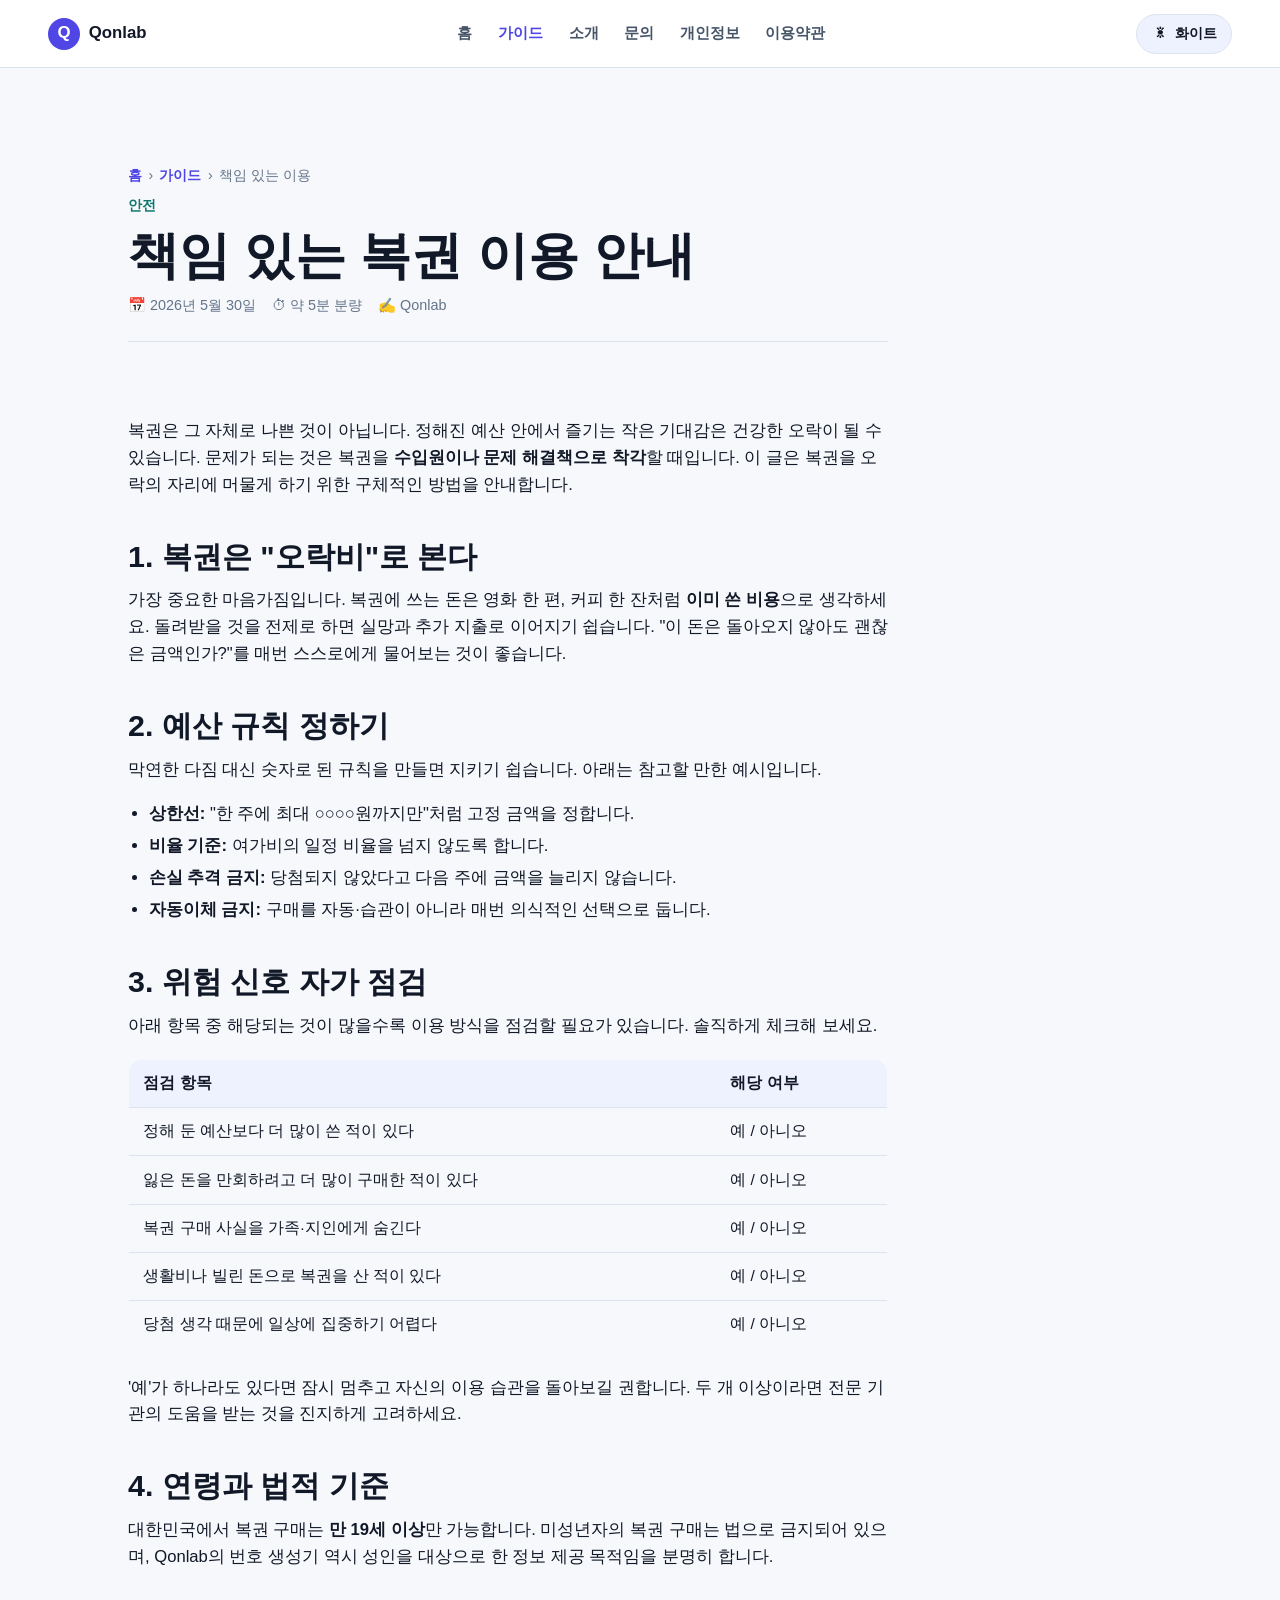
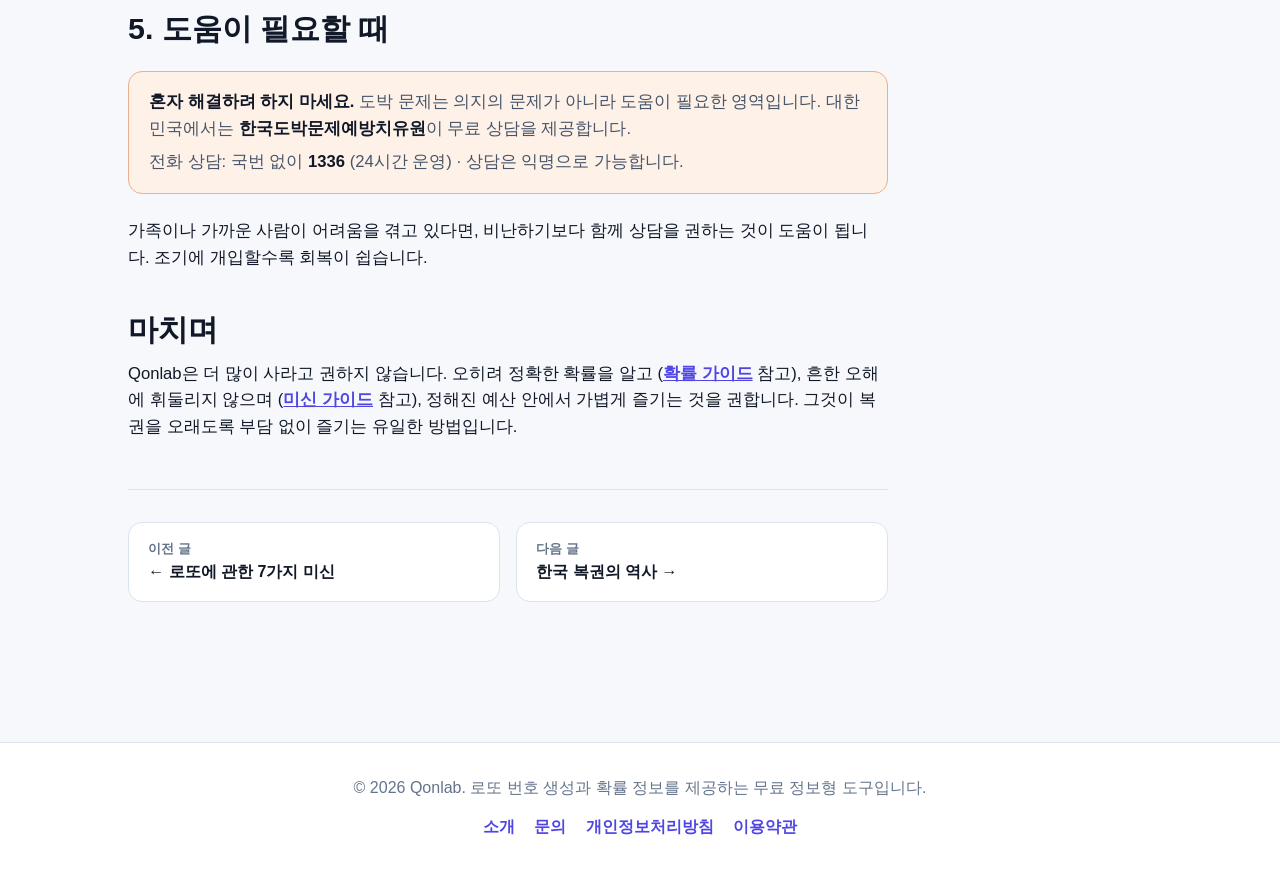
<file: guide/responsible-play.html>
<!DOCTYPE html>
<html lang="ko">
<head>
  <!-- Google tag (gtag.js) -->
  <script async src="https://www.googletagmanager.com/gtag/js?id=G-QE24ELZTNV"></script>
  <script>
    window.dataLayer = window.dataLayer || [];
    function gtag(){dataLayer.push(arguments);}
    gtag('js', new Date());

    gtag('config', 'G-QE24ELZTNV');
  </script>
  <!-- Microsoft Clarity -->
  <script type="text/javascript">
    (function(c,l,a,r,i,t,y){
        c[a]=c[a]||function(){(c[a].q=c[a].q||[]).push(arguments)};
        t=l.createElement(r);t.async=1;t.src="https://www.clarity.ms/tag/"+i;
        y=l.getElementsByTagName(r)[0];y.parentNode.insertBefore(t,y);
    })(window, document, "clarity", "script", "wznybukfnt");
  </script>
  <meta charset="UTF-8" />
  <meta name="viewport" content="width=device-width, initial-scale=1.0" />
  <meta name="description" content="복권을 건강한 오락으로 즐기기 위한 예산 규칙, 위험 신호 자가 점검표, 도박 문제 상담 기관 안내. 책임 있는 복권 이용을 위한 실천 가이드입니다." />
  <meta name="google-adsense-account" content="ca-pub-3906729189766983" />
  <meta name="robots" content="index, follow" />
  <link rel="canonical" href="https://visionbay.github.io/qonlab/guide/responsible-play.html" />
  <meta property="og:type" content="article" />
  <meta property="og:locale" content="ko_KR" />
  <meta property="og:site_name" content="Qonlab" />
  <meta property="og:title" content="책임 있는 복권 이용 안내" />
  <meta property="og:description" content="예산 규칙, 위험 신호 자가 점검, 상담 기관 안내." />
  <meta property="og:url" content="https://visionbay.github.io/qonlab/guide/responsible-play.html" />
  <title>책임 있는 복권 이용 안내 - Qonlab</title>
  <link rel="stylesheet" href="../styles.css" />
  <script async src="https://pagead2.googlesyndication.com/pagead/js/adsbygoogle.js?client=ca-pub-3906729189766983" crossorigin="anonymous"></script>
  <script type="application/ld+json">
    {
      "@context": "https://schema.org",
      "@type": "Article",
      "headline": "책임 있는 복권 이용 안내",
      "inLanguage": "ko-KR",
      "author": { "@type": "Organization", "name": "Qonlab" },
      "publisher": { "@type": "Organization", "name": "Qonlab" },
      "datePublished": "2026-05-30",
      "dateModified": "2026-05-30",
      "mainEntityOfPage": "https://visionbay.github.io/qonlab/guide/responsible-play.html",
      "description": "복권을 건강한 오락으로 즐기기 위한 실천 가이드."
    }
  </script>
</head>
<body>
  <a class="skip-link" href="#main">본문 바로가기</a>

  <header class="site-header">
    <a class="brand" href="../index.html" aria-label="Qonlab 홈으로 이동">
      <span class="brand-mark" aria-hidden="true">Q</span>
      <span>Qonlab</span>
    </a>
    <button class="nav-toggle" id="navToggle" type="button" aria-expanded="false" aria-controls="siteNav">
      <span aria-hidden="true">☰</span> 메뉴
    </button>
    <nav class="site-nav" id="siteNav" aria-label="주요 메뉴">
      <a href="../index.html">홈</a>
      <a href="index.html" class="is-active">가이드</a>
      <a href="../about.html">소개</a>
      <a href="../contact.html">문의</a>
      <a href="../privacy.html">개인정보</a>
      <a href="../terms.html">이용약관</a>
    </nav>
    <button class="theme-toggle" id="themeToggle" type="button" aria-label="다크 모드로 전환" aria-pressed="false">
      <span class="theme-toggle__icon" aria-hidden="true">☀</span>
      <span class="theme-toggle__text">화이트</span>
    </button>
  </header>

  <main id="main">
    <div class="page-hero">
      <ul class="breadcrumb">
        <li><a href="../index.html">홈</a></li>
        <li><a href="index.html">가이드</a></li>
        <li>책임 있는 이용</li>
      </ul>
      <p class="eyebrow">안전</p>
      <h1>책임 있는 복권 이용 안내</h1>
      <div class="article-meta">
        <span>📅 2026년 5월 30일</span>
        <span>⏱ 약 5분 분량</span>
        <span>✍ Qonlab</span>
      </div>
    </div>

    <article class="content-section prose">
      <p>
        복권은 그 자체로 나쁜 것이 아닙니다. 정해진 예산 안에서 즐기는 작은 기대감은 건강한 오락이 될 수 있습니다.
        문제가 되는 것은 복권을 <strong>수입원이나 문제 해결책으로 착각</strong>할 때입니다. 이 글은 복권을
        오락의 자리에 머물게 하기 위한 구체적인 방법을 안내합니다.
      </p>

      <h2>1. 복권은 "오락비"로 본다</h2>
      <p>
        가장 중요한 마음가짐입니다. 복권에 쓰는 돈은 영화 한 편, 커피 한 잔처럼 <strong>이미 쓴 비용</strong>으로 생각하세요.
        돌려받을 것을 전제로 하면 실망과 추가 지출로 이어지기 쉽습니다. "이 돈은 돌아오지 않아도 괜찮은 금액인가?"를
        매번 스스로에게 물어보는 것이 좋습니다.
      </p>

      <h2>2. 예산 규칙 정하기</h2>
      <p>
        막연한 다짐 대신 숫자로 된 규칙을 만들면 지키기 쉽습니다. 아래는 참고할 만한 예시입니다.
      </p>
      <ul>
        <li><strong>상한선:</strong> "한 주에 최대 ○○○○원까지만"처럼 고정 금액을 정합니다.</li>
        <li><strong>비율 기준:</strong> 여가비의 일정 비율을 넘지 않도록 합니다.</li>
        <li><strong>손실 추격 금지:</strong> 당첨되지 않았다고 다음 주에 금액을 늘리지 않습니다.</li>
        <li><strong>자동이체 금지:</strong> 구매를 자동·습관이 아니라 매번 의식적인 선택으로 둡니다.</li>
      </ul>

      <h2>3. 위험 신호 자가 점검</h2>
      <p>
        아래 항목 중 해당되는 것이 많을수록 이용 방식을 점검할 필요가 있습니다. 솔직하게 체크해 보세요.
      </p>
      <table class="data-table">
        <thead>
          <tr><th>점검 항목</th><th>해당 여부</th></tr>
        </thead>
        <tbody>
          <tr><td>정해 둔 예산보다 더 많이 쓴 적이 있다</td><td>예 / 아니오</td></tr>
          <tr><td>잃은 돈을 만회하려고 더 많이 구매한 적이 있다</td><td>예 / 아니오</td></tr>
          <tr><td>복권 구매 사실을 가족·지인에게 숨긴다</td><td>예 / 아니오</td></tr>
          <tr><td>생활비나 빌린 돈으로 복권을 산 적이 있다</td><td>예 / 아니오</td></tr>
          <tr><td>당첨 생각 때문에 일상에 집중하기 어렵다</td><td>예 / 아니오</td></tr>
        </tbody>
      </table>
      <p>
        '예'가 하나라도 있다면 잠시 멈추고 자신의 이용 습관을 돌아보길 권합니다. 두 개 이상이라면
        전문 기관의 도움을 받는 것을 진지하게 고려하세요.
      </p>

      <h2>4. 연령과 법적 기준</h2>
      <p>
        대한민국에서 복권 구매는 <strong>만 19세 이상</strong>만 가능합니다. 미성년자의 복권 구매는 법으로 금지되어 있으며,
        Qonlab의 번호 생성기 역시 성인을 대상으로 한 정보 제공 목적임을 분명히 합니다.
      </p>

      <h2>5. 도움이 필요할 때</h2>
      <div class="callout">
        <p><strong>혼자 해결하려 하지 마세요.</strong> 도박 문제는 의지의 문제가 아니라 도움이 필요한 영역입니다.
        대한민국에서는 <strong>한국도박문제예방치유원</strong>이 무료 상담을 제공합니다.</p>
        <p>전화 상담: 국번 없이 <strong>1336</strong> (24시간 운영) · 상담은 익명으로 가능합니다.</p>
      </div>
      <p>
        가족이나 가까운 사람이 어려움을 겪고 있다면, 비난하기보다 함께 상담을 권하는 것이 도움이 됩니다.
        조기에 개입할수록 회복이 쉽습니다.
      </p>

      <h2>마치며</h2>
      <p>
        Qonlab은 더 많이 사라고 권하지 않습니다. 오히려 정확한 확률을 알고
        (<a href="lotto-probability.html">확률 가이드</a> 참고), 흔한 오해에 휘둘리지 않으며
        (<a href="lotto-myths.html">미신 가이드</a> 참고), 정해진 예산 안에서 가볍게 즐기는 것을 권합니다.
        그것이 복권을 오래도록 부담 없이 즐기는 유일한 방법입니다.
      </p>

      <nav class="article-nav" aria-label="다른 글">
        <a href="lotto-myths.html"><span>이전 글</span><strong>← 로또에 관한 7가지 미신</strong></a>
        <a href="korea-lottery-history.html"><span>다음 글</span><strong>한국 복권의 역사 →</strong></a>
      </nav>
    </article>
  </main>

  <footer class="site-footer">
    <p>© <span data-year>2026</span> Qonlab. 로또 번호 생성과 확률 정보를 제공하는 무료 정보형 도구입니다.</p>
    <nav aria-label="푸터 메뉴">
      <a href="../about.html">소개</a>
      <a href="../contact.html">문의</a>
      <a href="../privacy.html">개인정보처리방침</a>
      <a href="../terms.html">이용약관</a>
    </nav>
  </footer>

  <script src="../script.js"></script>
</body>
</html>
</file>
<file: styles.css>
* {
  box-sizing: border-box;
}

:root {
  color-scheme: light;
  --page-bg: #f6f8fb;
  --surface: #ffffff;
  --surface-strong: #eef2ff;
  --text: #111827;
  --muted: #475569;
  --subtle: #64748b;
  --line: #dbe3ef;
  --primary: #4f46e5;
  --primary-hover: #4338ca;
  --accent: #0f766e;
  --accent-soft: #ccfbf1;
  --warning: #f97316;
  --field-bg: #ffffff;
  --field-border: #cbd5e1;
  --field-focus: #4f46e5;
  --success: #15803d;
  --error: #b91c1c;
  --shadow: rgba(15, 23, 42, 0.12);
}

body[data-theme="dark"] {
  color-scheme: dark;
  --page-bg: #0b1120;
  --surface: #111827;
  --surface-strong: #1e293b;
  --text: #f8fafc;
  --muted: #cbd5e1;
  --subtle: #94a3b8;
  --line: #334155;
  --primary: #818cf8;
  --primary-hover: #6366f1;
  --accent: #2dd4bf;
  --accent-soft: #134e4a;
  --warning: #fdba74;
  --field-bg: #0f172a;
  --field-border: #475569;
  --field-focus: #a5b4fc;
  --success: #86efac;
  --error: #fca5a5;
  --shadow: rgba(0, 0, 0, 0.32);
}

html {
  scroll-behavior: smooth;
}

body {
  margin: 0;
  font-family: "Segoe UI", Tahoma, Geneva, Verdana, sans-serif;
  background: var(--page-bg);
  color: var(--text);
  line-height: 1.6;
  transition: background 0.2s ease, color 0.2s ease;
}

a {
  color: inherit;
}

.site-header {
  position: sticky;
  top: 0;
  z-index: 10;
  display: grid;
  grid-template-columns: auto 1fr auto;
  align-items: center;
  gap: 1rem;
  padding: 0.85rem clamp(1rem, 4vw, 3rem);
  border-bottom: 1px solid var(--line);
  background: color-mix(in srgb, var(--surface) 92%, transparent);
  backdrop-filter: blur(14px);
}

.brand {
  display: inline-flex;
  align-items: center;
  gap: 0.55rem;
  color: var(--text);
  font-size: 1.05rem;
  font-weight: 800;
  text-decoration: none;
}

.brand-mark {
  width: 2rem;
  height: 2rem;
  display: grid;
  place-items: center;
  border-radius: 50%;
  background: var(--primary);
  color: #ffffff;
}

.site-nav {
  display: flex;
  justify-content: center;
  gap: clamp(0.75rem, 3vw, 1.6rem);
}

.site-nav a {
  color: var(--muted);
  font-size: 0.95rem;
  font-weight: 700;
  text-decoration: none;
}

.site-nav a:hover,
.site-nav a:focus-visible {
  color: var(--primary);
  outline: none;
}

.theme-toggle {
  display: inline-flex;
  align-items: center;
  gap: 0.45rem;
  min-height: 2.5rem;
  padding: 0 0.85rem;
  border: 1px solid var(--line);
  border-radius: 999px;
  background: var(--surface-strong);
  color: var(--text);
  cursor: pointer;
  font-size: 0.9rem;
  font-weight: 700;
  transition: transform 0.18s ease, border-color 0.18s ease, background 0.18s ease;
}

.theme-toggle:hover,
.theme-toggle:focus-visible {
  transform: translateY(-1px);
  outline: none;
  border-color: var(--primary);
}

.theme-toggle__icon {
  width: 1.1rem;
  line-height: 1;
}

main {
  width: min(1120px, 100%);
  margin: 0 auto;
  padding: 2rem clamp(1rem, 4vw, 3rem) 4rem;
}

.hero {
  min-height: calc(100vh - 5rem);
  display: grid;
  grid-template-columns: minmax(0, 1fr) minmax(320px, 440px);
  align-items: center;
  gap: clamp(2rem, 5vw, 4rem);
  padding: 2rem 0 4rem;
}

.hero-copy h1 {
  margin: 0;
  max-width: 720px;
  font-size: clamp(2.4rem, 7vw, 5rem);
  line-height: 1.04;
}

.hero-copy p {
  max-width: 620px;
  color: var(--muted);
  font-size: 1.08rem;
}

.eyebrow {
  margin: 0 0 0.7rem;
  color: var(--accent);
  font-size: 0.85rem;
  font-weight: 800;
}

.hero-actions {
  display: flex;
  flex-wrap: wrap;
  gap: 0.75rem;
  margin-top: 1.5rem;
}

.primary-link,
.secondary-link {
  min-height: 2.8rem;
  display: inline-flex;
  align-items: center;
  justify-content: center;
  padding: 0 1rem;
  border-radius: 999px;
  font-weight: 800;
  text-decoration: none;
}

.primary-link {
  background: var(--primary);
  color: #ffffff;
}

.secondary-link {
  border: 1px solid var(--line);
  background: var(--surface);
  color: var(--text);
}

.small-button {
  border: 1px solid var(--line);
  background: var(--surface);
  color: var(--text);
  cursor: pointer;
  font-weight: 800;
  transition: transform 0.18s ease, border-color 0.18s ease;
}

.small-button {
  min-height: 2.4rem;
  padding: 0 0.85rem;
  border-radius: 999px;
  font-size: 0.9rem;
}

.small-button:hover,
.small-button:focus-visible {
  transform: translateY(-1px);
  border-color: var(--primary);
  outline: none;
}

.small-button:disabled {
  cursor: wait;
  opacity: 0.64;
  transform: none;
}

.tool-panel,
.contact-section {
  border: 1px solid var(--line);
  border-radius: 24px;
  background: var(--surface);
  box-shadow: 0 24px 80px var(--shadow);
}

.tool-panel {
  padding: 1.5rem;
  text-align: center;
}

.content-section {
  padding: clamp(3rem, 6vw, 5rem) 0;
  border-top: 1px solid var(--line);
}

.section-heading {
  max-width: 760px;
  margin-bottom: 1.5rem;
}

.tool-panel .section-heading,
.contact-section .section-heading,
.comments-section .section-heading {
  margin-right: auto;
  margin-left: auto;
  text-align: center;
}

.section-heading h2 {
  margin: 0;
  font-size: clamp(1.6rem, 4vw, 2.4rem);
  line-height: 1.18;
}

.section-heading p:not(.eyebrow) {
  margin: 0.75rem 0 0;
  color: var(--muted);
}

.numbers,
.bonus {
  display: flex;
  justify-content: center;
  flex-wrap: wrap;
  gap: 0.75rem;
  margin-bottom: 1.25rem;
}

.ball {
  width: 3.5rem;
  height: 3.5rem;
  display: grid;
  place-items: center;
  border-radius: 50%;
  background: linear-gradient(160deg, var(--primary), #818cf8);
  color: white;
  font-weight: 800;
  box-shadow: 0 12px 24px color-mix(in srgb, var(--primary) 28%, transparent);
}

.bonus .ball {
  background: linear-gradient(160deg, var(--warning), #fb923c);
}

.action-button {
  padding: 0.95rem 1.6rem;
  border: none;
  border-radius: 999px;
  background: var(--primary);
  color: white;
  cursor: pointer;
  font-size: 1rem;
  font-weight: 700;
  transition: transform 0.18s ease, background 0.18s ease;
}

.action-button:hover,
.action-button:focus-visible {
  transform: translateY(-2px);
  background: var(--primary-hover);
  outline: none;
}

.info {
  margin-top: 1rem;
  color: var(--subtle);
  font-size: 0.95rem;
}

.dashboard-grid {
  display: grid;
  grid-template-columns: minmax(0, 1fr) minmax(320px, 0.85fr);
  gap: 1rem;
}

.result-panel,
.record-panel {
  border: 1px solid var(--line);
  border-radius: 20px;
  background: var(--surface);
  padding: clamp(1rem, 3vw, 1.5rem);
}

.panel-title {
  display: flex;
  align-items: flex-start;
  justify-content: space-between;
  gap: 1rem;
  margin-bottom: 1rem;
}

.panel-title h3,
.record-panel h4 {
  margin: 0;
}

.panel-title p {
  margin: 0.25rem 0 0;
  color: var(--muted);
  font-size: 0.93rem;
}

.latest-result {
  display: flex;
  flex-wrap: wrap;
  align-items: baseline;
  gap: 0.65rem;
  margin-bottom: 1rem;
}

.latest-result strong {
  font-size: 1.8rem;
}

.latest-result span,
.result-meta {
  color: var(--muted);
}

.result-balls {
  justify-content: flex-start;
  margin-bottom: 1rem;
}

.bonus-ball {
  background: linear-gradient(160deg, var(--warning), #fb923c);
}

.recent-list {
  display: grid;
  gap: 0.5rem;
  margin-top: 1rem;
}

.recent-row {
  display: flex;
  justify-content: space-between;
  gap: 1rem;
  padding: 0.75rem;
  border-radius: 12px;
  background: var(--surface-strong);
  color: var(--muted);
  font-size: 0.94rem;
}

.recent-row strong {
  color: var(--text);
}

.official-rank-panel {
  margin-bottom: 1.5rem;
  padding: 1rem;
  border: 1px solid color-mix(in srgb, var(--accent) 45%, var(--line));
  border-radius: 16px;
  background: color-mix(in srgb, var(--accent) 8%, var(--surface));
}

.official-rank-heading {
  display: flex;
  align-items: flex-start;
  justify-content: space-between;
  gap: 1rem;
  margin-bottom: 0.8rem;
}

.official-rank-heading h4 {
  margin: 0;
}

.official-rank-heading p {
  margin: 0.2rem 0 0;
  color: var(--muted);
  font-size: 0.9rem;
}

.official-rank-stats {
  display: grid;
  grid-template-columns: repeat(2, minmax(0, 1fr));
  gap: 0.5rem;
  margin-bottom: 0.8rem;
}

.official-rank-stats span {
  padding: 0.65rem;
  border-radius: 10px;
  background: var(--surface);
  color: var(--text);
  font-size: 0.92rem;
  font-weight: 800;
  text-align: center;
}

.official-rank-list {
  display: grid;
  gap: 0.45rem;
  max-height: 24rem;
  overflow: auto;
}

.official-rank-entry {
  display: grid;
  gap: 0.75rem;
  padding: 0.6rem 0.7rem;
  border-radius: 10px;
  background: var(--surface);
  color: var(--muted);
  font-size: 0.9rem;
}

.official-rank-entry strong {
  color: var(--text);
}

.official-rank-entry p {
  margin: 0.2rem 0 0;
  color: var(--muted);
}

.empty-state {
  margin: 0;
  padding: 1rem;
  border: 1px dashed var(--line);
  border-radius: 14px;
  color: var(--muted);
  text-align: center;
}

.article-grid,
.principles,
.policy-grid {
  display: grid;
  grid-template-columns: repeat(3, minmax(0, 1fr));
  gap: 1rem;
}

.policy-grid {
  grid-template-columns: repeat(2, minmax(0, 1fr));
}

.info-block,
.principles > div,
.policy-grid article,
.faq-list details {
  border: 1px solid var(--line);
  border-radius: 16px;
  background: var(--surface);
  padding: 1.2rem;
}

.info-block h3,
.principles h3,
.policy-grid h3 {
  margin: 0 0 0.5rem;
  font-size: 1.08rem;
}

.info-block p,
.principles p,
.policy-grid p {
  margin: 0;
  color: var(--muted);
}

.faq-list {
  display: grid;
  gap: 0.75rem;
}

.faq-list summary {
  cursor: pointer;
  color: var(--text);
  font-weight: 800;
}

.faq-list p {
  margin: 0.75rem 0 0;
  color: var(--muted);
}

.contact-section {
  padding: clamp(1.25rem, 4vw, 2rem);
}

.partner-form {
  display: grid;
  gap: 1rem;
  max-width: 680px;
  margin: 0 auto;
}

.partner-form label {
  display: grid;
  gap: 0.45rem;
  color: var(--muted);
  font-size: 0.95rem;
  font-weight: 700;
}

.partner-form input,
.partner-form textarea {
  width: 100%;
  border: 1px solid var(--field-border);
  border-radius: 14px;
  background: var(--field-bg);
  color: var(--text);
  font: inherit;
  padding: 0.85rem 0.95rem;
  transition: border-color 0.18s ease, box-shadow 0.18s ease, background 0.18s ease;
}

.partner-form textarea {
  resize: vertical;
  min-height: 8rem;
}

.partner-form input:focus,
.partner-form textarea:focus {
  border-color: var(--field-focus);
  box-shadow: 0 0 0 3px color-mix(in srgb, var(--field-focus) 22%, transparent);
  outline: none;
}

.partner-form input::placeholder,
.partner-form textarea::placeholder {
  color: var(--subtle);
}

.form-submit {
  width: 100%;
}

.form-submit:disabled {
  cursor: wait;
  opacity: 0.72;
  transform: none;
}

.form-status {
  min-height: 1.4rem;
  margin: 0;
  color: var(--subtle);
  font-size: 0.92rem;
  text-align: center;
}

.form-status[data-state="success"] {
  color: var(--success);
}

.form-status[data-state="error"] {
  color: var(--error);
}

.honeypot {
  position: absolute;
  left: -9999px;
}

#disqus_thread {
  min-height: 18rem;
  border: 1px solid var(--line);
  border-radius: 16px;
  background: var(--surface);
  padding: 1rem;
}

.comments-section noscript {
  display: block;
  color: var(--muted);
  line-height: 1.6;
  text-align: center;
}

.comments-section noscript a {
  color: var(--primary);
  font-weight: 700;
}

.site-footer {
  display: flex;
  flex-wrap: wrap;
  justify-content: center;
  gap: 0.8rem 1.2rem;
  padding: 2rem 1rem;
  border-top: 1px solid var(--line);
  color: var(--subtle);
  background: var(--surface);
  text-align: center;
}

.site-footer p {
  margin: 0;
}

.site-footer a {
  color: var(--primary);
  font-weight: 700;
  text-decoration: none;
}

.site-footer nav {
  display: flex;
  flex-wrap: wrap;
  justify-content: center;
  gap: 0.6rem 1.2rem;
  width: 100%;
}

/* ===== 다중 페이지 공통 컴포넌트 ===== */

.nav-toggle {
  display: none;
  align-items: center;
  gap: 0.4rem;
  min-height: 2.5rem;
  padding: 0 0.85rem;
  border: 1px solid var(--line);
  border-radius: 999px;
  background: var(--surface-strong);
  color: var(--text);
  cursor: pointer;
  font-size: 0.9rem;
  font-weight: 700;
}

.site-nav a.is-active {
  color: var(--primary);
}

.skip-link {
  position: absolute;
  left: -9999px;
  top: 0;
  z-index: 100;
  padding: 0.6rem 1rem;
  border-radius: 0 0 12px 0;
  background: var(--primary);
  color: #fff;
  font-weight: 700;
}

.skip-link:focus {
  left: 0;
}

/* 서브페이지 히어로 */
.page-hero {
  padding: clamp(2.5rem, 6vw, 4rem) 0 1.5rem;
}

.page-hero h1 {
  margin: 0.4rem 0 0;
  font-size: clamp(2rem, 5vw, 3.2rem);
  line-height: 1.1;
}

.page-hero p.lead {
  max-width: 720px;
  margin: 1rem 0 0;
  color: var(--muted);
  font-size: 1.1rem;
}

/* 브레드크럼 */
.breadcrumb {
  display: flex;
  flex-wrap: wrap;
  gap: 0.4rem;
  margin: 0 0 0.5rem;
  padding: 0;
  list-style: none;
  color: var(--subtle);
  font-size: 0.88rem;
}

.breadcrumb a {
  color: var(--primary);
  text-decoration: none;
  font-weight: 700;
}

.breadcrumb li::after {
  content: "›";
  margin-left: 0.4rem;
  color: var(--subtle);
}

.breadcrumb li:last-child::after {
  content: "";
}

/* 본문 타이포 (아티클) */
.prose {
  max-width: 760px;
}

.prose h2 {
  margin: 2.4rem 0 0.8rem;
  font-size: clamp(1.4rem, 3vw, 1.9rem);
  line-height: 1.25;
  scroll-margin-top: 5rem;
}

.prose h3 {
  margin: 1.8rem 0 0.6rem;
  font-size: 1.2rem;
}

.prose p,
.prose li {
  color: var(--text);
  font-size: 1.04rem;
}

.prose p {
  margin: 0 0 1.1rem;
}

.prose ul,
.prose ol {
  margin: 0 0 1.2rem;
  padding-left: 1.3rem;
}

.prose li {
  margin: 0.35rem 0;
}

.prose strong {
  color: var(--text);
}

.prose a {
  color: var(--primary);
  font-weight: 600;
}

.prose blockquote {
  margin: 1.4rem 0;
  padding: 0.9rem 1.2rem;
  border-left: 4px solid var(--primary);
  border-radius: 0 12px 12px 0;
  background: var(--surface-strong);
  color: var(--muted);
}

.prose blockquote p:last-child {
  margin-bottom: 0;
}

/* 표 */
.data-table {
  width: 100%;
  margin: 1.2rem 0 1.6rem;
  border-collapse: collapse;
  font-size: 0.97rem;
  overflow: hidden;
  border-radius: 14px;
  border: 1px solid var(--line);
}

.data-table caption {
  margin-bottom: 0.6rem;
  color: var(--subtle);
  font-size: 0.9rem;
  text-align: left;
}

.data-table th,
.data-table td {
  padding: 0.7rem 0.9rem;
  border-bottom: 1px solid var(--line);
  text-align: left;
}

.data-table thead th {
  background: var(--surface-strong);
  font-weight: 800;
}

.data-table tbody tr:last-child td {
  border-bottom: none;
}

.data-table td.num {
  font-variant-numeric: tabular-nums;
  text-align: right;
  white-space: nowrap;
}

/* 고지/안내 박스 */
.callout {
  margin: 1.5rem 0;
  padding: 1.1rem 1.25rem;
  border: 1px solid color-mix(in srgb, var(--warning) 45%, var(--line));
  border-radius: 14px;
  background: color-mix(in srgb, var(--warning) 10%, var(--surface));
}

.callout h3,
.callout strong {
  color: var(--text);
}

.callout p {
  margin: 0.4rem 0 0;
  color: var(--muted);
}

.callout p:first-child {
  margin-top: 0;
}

.callout--info {
  border-color: color-mix(in srgb, var(--accent) 45%, var(--line));
  background: color-mix(in srgb, var(--accent) 8%, var(--surface));
}

/* 목차 */
.toc {
  margin: 1.5rem 0 2.5rem;
  padding: 1.1rem 1.3rem;
  border: 1px solid var(--line);
  border-radius: 14px;
  background: var(--surface);
}

.toc strong {
  display: block;
  margin-bottom: 0.5rem;
}

.toc ol {
  margin: 0;
  padding-left: 1.2rem;
  color: var(--muted);
}

.toc a {
  color: var(--muted);
  text-decoration: none;
}

.toc a:hover {
  color: var(--primary);
}

/* 가이드 카드 그리드 */
.guide-grid {
  display: grid;
  grid-template-columns: repeat(auto-fill, minmax(260px, 1fr));
  gap: 1.1rem;
}

.guide-card {
  display: flex;
  flex-direction: column;
  gap: 0.5rem;
  padding: 1.3rem;
  border: 1px solid var(--line);
  border-radius: 18px;
  background: var(--surface);
  color: inherit;
  text-decoration: none;
  transition: transform 0.18s ease, border-color 0.18s ease, box-shadow 0.18s ease;
}

.guide-card:hover,
.guide-card:focus-visible {
  transform: translateY(-3px);
  border-color: var(--primary);
  box-shadow: 0 18px 50px var(--shadow);
  outline: none;
}

.guide-card .tag {
  align-self: flex-start;
  padding: 0.2rem 0.65rem;
  border-radius: 999px;
  background: var(--surface-strong);
  color: var(--accent);
  font-size: 0.78rem;
  font-weight: 800;
}

.guide-card h3 {
  margin: 0.2rem 0 0;
  font-size: 1.12rem;
}

.guide-card p {
  margin: 0;
  color: var(--muted);
  font-size: 0.95rem;
}

.guide-card .read-more {
  margin-top: auto;
  color: var(--primary);
  font-weight: 700;
  font-size: 0.9rem;
}

/* 아티클 메타 */
.article-meta {
  display: flex;
  flex-wrap: wrap;
  gap: 0.5rem 1rem;
  margin: 0.6rem 0 0;
  color: var(--subtle);
  font-size: 0.9rem;
}

.article-meta span {
  display: inline-flex;
  align-items: center;
  gap: 0.3rem;
}

/* 인접 글 내비 */
.article-nav {
  display: grid;
  grid-template-columns: repeat(auto-fit, minmax(220px, 1fr));
  gap: 1rem;
  margin-top: 3rem;
  padding-top: 2rem;
  border-top: 1px solid var(--line);
}

.article-nav a {
  padding: 1rem 1.2rem;
  border: 1px solid var(--line);
  border-radius: 14px;
  background: var(--surface);
  color: inherit;
  text-decoration: none;
}

.article-nav a:hover {
  border-color: var(--primary);
}

.article-nav span {
  display: block;
  color: var(--subtle);
  font-size: 0.8rem;
}

.article-nav strong {
  color: var(--text);
}

/* 정보 통계 카드 (홈 정적 대시보드 대체) */
.stat-grid {
  display: grid;
  grid-template-columns: repeat(auto-fit, minmax(160px, 1fr));
  gap: 1rem;
  margin-bottom: 1.5rem;
}

.stat-card {
  padding: 1.2rem;
  border: 1px solid var(--line);
  border-radius: 16px;
  background: var(--surface);
  text-align: center;
}

.stat-card .stat-value {
  display: block;
  font-size: 1.8rem;
  font-weight: 800;
  color: var(--primary);
}

.stat-card .stat-label {
  color: var(--muted);
  font-size: 0.92rem;
}

/* 연락처 정보 블록 */
.contact-info {
  display: grid;
  grid-template-columns: repeat(auto-fit, minmax(220px, 1fr));
  gap: 1rem;
  margin-bottom: 2rem;
}

.contact-info .info-block a {
  color: var(--primary);
  font-weight: 700;
  text-decoration: none;
  word-break: break-all;
}

/* 최근 당첨 번호 (홈) */
.latest-draw {
  display: grid;
  gap: 0.6rem;
  margin-bottom: 1.5rem;
  padding: 1.4rem;
  border: 1px solid var(--line);
  border-radius: 18px;
  background: var(--surface);
}

.latest-draw .latest-head {
  display: flex;
  flex-wrap: wrap;
  align-items: baseline;
  gap: 0.6rem;
}

.latest-draw .latest-head strong {
  font-size: 1.5rem;
}

.latest-draw .latest-head span {
  color: var(--muted);
}

.latest-draw .latest-balls {
  display: flex;
  flex-wrap: wrap;
  gap: 0.6rem;
  margin: 0.3rem 0;
}

.latest-draw .latest-balls .ball {
  width: 3rem;
  height: 3rem;
  font-size: 0.95rem;
}

.latest-draw .latest-prize {
  margin: 0;
  color: var(--muted);
  font-size: 0.95rem;
}

.recent-balls-inline {
  font-variant-numeric: tabular-nums;
}

/* 갱신일 */
.updated-note {
  margin: 0 0 1.5rem;
  color: var(--subtle);
  font-size: 0.9rem;
}

@media (max-width: 820px) {
  .site-header {
    grid-template-columns: 1fr auto auto;
  }

  .nav-toggle {
    display: inline-flex;
  }

  .site-nav {
    grid-column: 1 / -1;
    flex-direction: column;
    gap: 0.2rem;
    max-height: 0;
    overflow: hidden;
    transition: max-height 0.25s ease;
  }

  .site-nav.is-open {
    max-height: 30rem;
    padding-top: 0.5rem;
  }

  .site-nav a {
    padding: 0.6rem 0.4rem;
    border-radius: 10px;
  }

  .site-nav a:hover {
    background: var(--surface-strong);
  }

  .hero {
    grid-template-columns: 1fr;
    min-height: auto;
  }

  .article-grid,
  .principles,
  .policy-grid,
  .dashboard-grid {
    grid-template-columns: 1fr;
  }
}

@media (max-width: 420px) {
  .site-header {
    padding: 0.8rem 1rem;
  }

  .brand {
    font-size: 1rem;
  }

  .theme-toggle__text {
    display: none;
  }

  main {
    padding: 1rem 1rem 3rem;
  }

  .hero-copy h1 {
    font-size: 2.3rem;
  }

  .tool-panel {
    padding: 1rem;
  }

  .panel-title,
  .recent-row,
  .official-rank-heading {
    display: grid;
  }

  .ball {
    width: 3rem;
    height: 3rem;
  }

  .data-table {
    font-size: 0.88rem;
  }

  .data-table th,
  .data-table td {
    padding: 0.55rem 0.6rem;
  }
}
</file>
